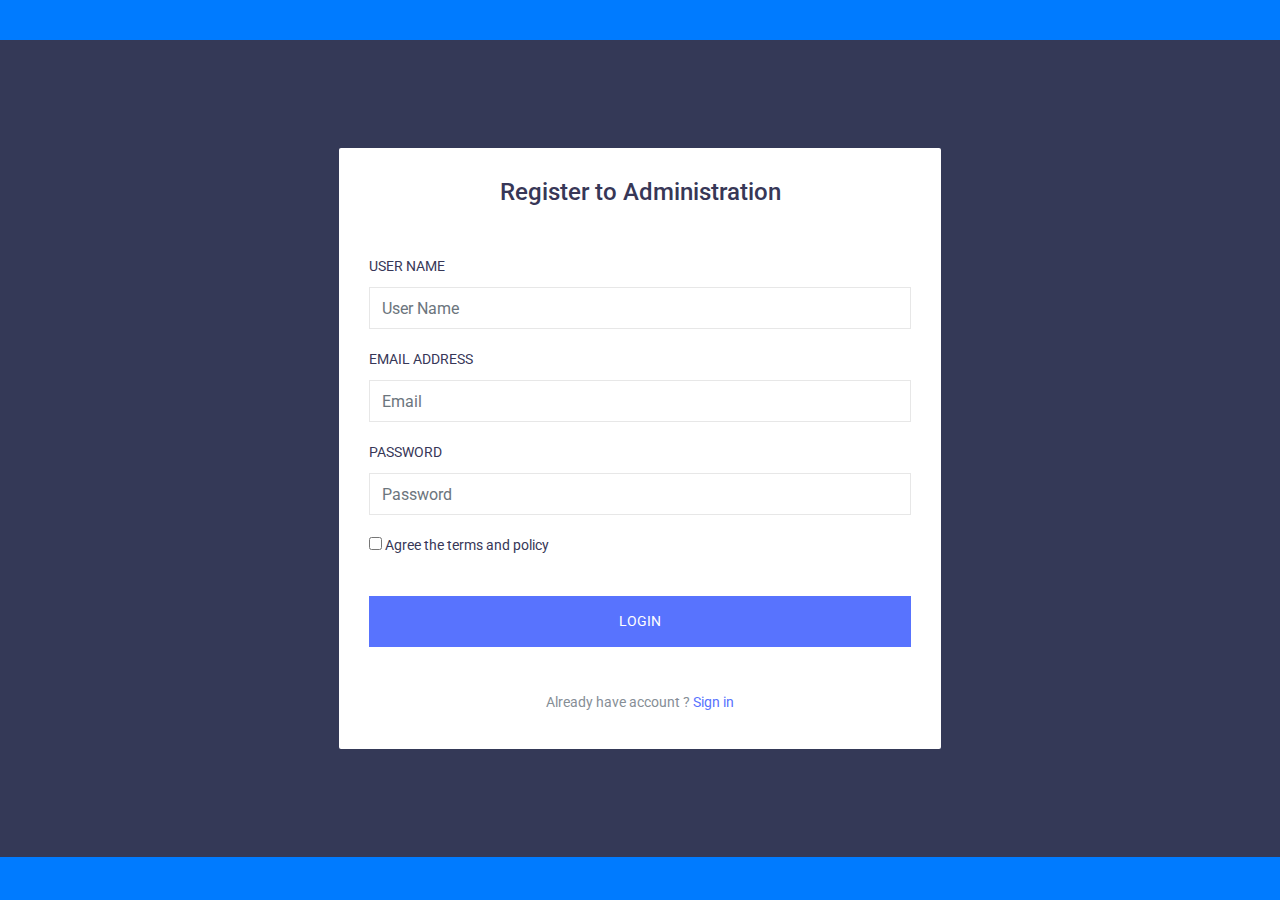
<file: index.html>
<!DOCTYPE html>
<html lang="en">

<head>
    <meta charset="utf-8">
    <meta http-equiv="X-UA-Compatible" content="IE=edge">
    <meta name="viewport" content="width=device-width, initial-scale=1">

    <title>Focus Admin: Widget</title>

    <!-- ================= Favicon ================== -->
    <!-- Standard -->
    <link rel="shortcut icon" href="http://placehold.it/64.png/000/fff">
    <!-- Retina iPad Touch Icon-->
    <link rel="apple-touch-icon" sizes="144x144" href="http://placehold.it/144.png/000/fff">
    <!-- Retina iPhone Touch Icon-->
    <link rel="apple-touch-icon" sizes="114x114" href="http://placehold.it/114.png/000/fff">
    <!-- Standard iPad Touch Icon-->
    <link rel="apple-touch-icon" sizes="72x72" href="http://placehold.it/72.png/000/fff">
    <!-- Standard iPhone Touch Icon-->
    <link rel="apple-touch-icon" sizes="57x57" href="http://placehold.it/57.png/000/fff">

    <!-- Styles -->
    <link href="css/lib/font-awesome.min.css" rel="stylesheet">
    <link href="css/lib/themify-icons.css" rel="stylesheet">
    <link href="css/lib/bootstrap.min.css" rel="stylesheet">
    <link href="css/lib/helper.css" rel="stylesheet">
    <link href="css/style.css" rel="stylesheet">
</head>

<body class="bg-primary">

    <div class="unix-login">
        <div class="container-fluid" style="background-color: #343957;">
            <div class="row justify-content-center">
                <div class="col-lg-6">
                    <div class="login-content">
                        <div class="login-form">
                            <h4>Register to Administration</h4>
                            <form>
                                <div class="form-group">
                                    <label>User Name</label>
                                    <input type="email" class="form-control" placeholder="User Name">
                                </div>
                                <div class="form-group">
                                    <label>Email address</label>
                                    <input type="email" class="form-control" placeholder="Email">
                                </div>
                                <div class="form-group">
                                    <label>Password</label>
                                    <input type="password" class="form-control" placeholder="Password">
                                </div>
                                <div class="checkbox">
                                    <label>
										<input type="checkbox"> Agree the terms and policy 
									</label>
                                </div>
                                <a type="submit" class="btn btn-primary btn-flat m-b-30 m-t-30"
                                    href="./home.html"
                                >
                                    Login
                                </a>
                                <div class="register-link m-t-15 text-center">
                                    <p>Already have account ? <a href="#"> Sign in</a></p>
                                </div>
                            </form>
                        </div>
                    </div>
                </div>
            </div>
        </div>
    </div>

</body>

</html>
</file>
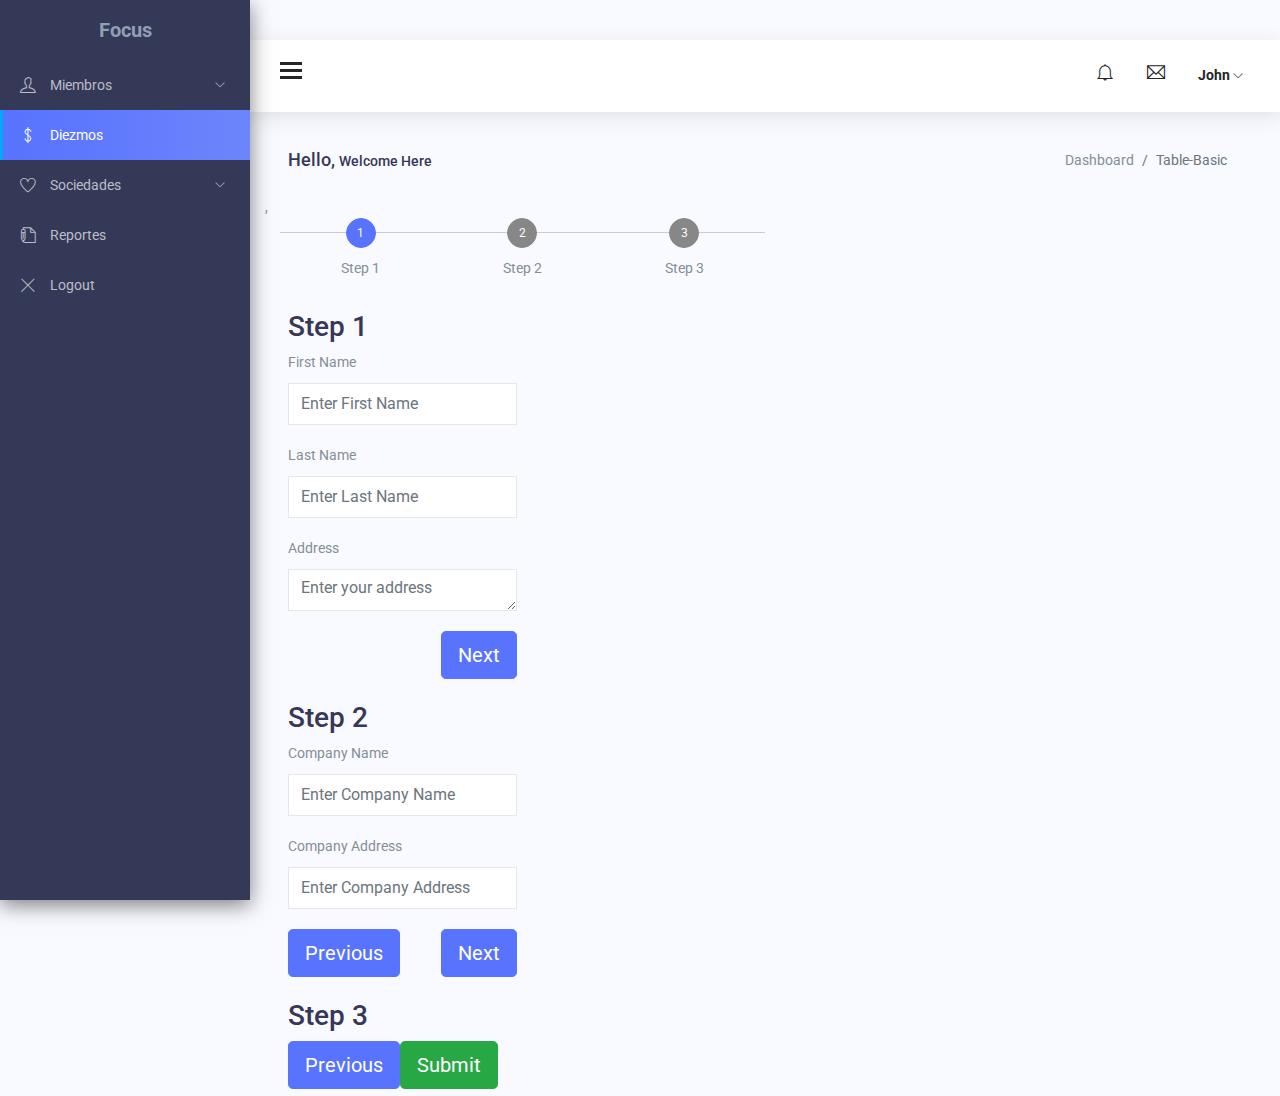
<file: diezmo.html>
<!DOCTYPE html>
<html lang="en">

<head>
    <meta charset="utf-8">
    <meta http-equiv="X-UA-Compatible" content="IE=edge">
    <meta name="viewport" content="width=device-width, initial-scale=1">

    <title>Focus Admin: Table</title>

    <!-- ================= Favicon ================== -->
    <!-- Standard -->
    <link rel="shortcut icon" href="http://placehold.it/64.png/000/fff">
    <!-- Retina iPad Touch Icon-->
    <link rel="apple-touch-icon" sizes="144x144" href="http://placehold.it/144.png/000/fff">
    <!-- Retina iPhone Touch Icon-->
    <link rel="apple-touch-icon" sizes="114x114" href="http://placehold.it/114.png/000/fff">
    <!-- Standard iPad Touch Icon-->
    <link rel="apple-touch-icon" sizes="72x72" href="http://placehold.it/72.png/000/fff">
    <!-- Standard iPhone Touch Icon-->
    <link rel="apple-touch-icon" sizes="57x57" href="http://placehold.it/57.png/000/fff">

    <!-- Styles -->
    <link href="css/lib/font-awesome.min.css" rel="stylesheet">
    <link href="css/lib/themify-icons.css" rel="stylesheet">
    <link href="css/lib/menubar/sidebar.css" rel="stylesheet">
    <link href="css/lib/bootstrap.min.css" rel="stylesheet">
    <link href="css/lib/helper.css" rel="stylesheet">
    <link href="css/style.css" rel="stylesheet">
</head>

<body>

    <div class="sidebar sidebar-hide-to-small sidebar-shrink sidebar-gestures">
        <div class="nano">
          <div class="nano-content">
            <div class="logo">
              <a href="index.html">
                <!-- <img src="images/logo.png" alt="" /> -->
                <span>Focus</span>
              </a>
            </div>
            <ul>
              <li>
                <a class="sidebar-sub-toggle">
                  <i class="ti-user"></i> Miembros
                  <span class="sidebar-collapse-icon ti-angle-down"></span>
                </a>
                <ul>
                  <li>
                    <a href="miembro-listado.html">Listado</a>
                  </li>
                  <li>
                    <a href="nuevo-miembro.html">Nuevo</a>
                  </li>
                </ul>
              </li>
              <li>
                <a href="diezmo.html">
                  <i class="ti-money"></i> Diezmos </a>
              </li>
              <li>
                <a class="sidebar-sub-toggle">
                  <i class="ti-heart"></i> Sociedades
                  <span class="sidebar-collapse-icon ti-angle-down"></span>
                </a>
                <ul>
                    <li>
                      <a href="./sociedades-listado.html">Listado</a>
                    </li>
                    <li>
                      <a href="./nueva-sociedad.html">Nueva</a>
                    </li>
                  </ul>
              </li>
              <li>
                <a href="reportes.html">
                  <i class="ti-write"></i> Reportes </a>
              </li>
              <li>
                <a>
                  <i class="ti-close"></i> Logout</a>
              </li>
            </ul>
          </div>
        </div>
      </div>
      <!-- /# sidebar -->


    <div class="header">
        <div class="container-fluid">
            <div class="row">
                <div class="col-lg-12">
                    <div class="float-left">
                        <div class="hamburger sidebar-toggle">
                            <span class="line"></span>
                            <span class="line"></span>
                            <span class="line"></span>
                        </div>
                    </div>
                    <div class="float-right">
                        <div class="dropdown dib">
                            <div class="header-icon" data-toggle="dropdown">
                                <i class="ti-bell"></i>
                                <div class="drop-down dropdown-menu dropdown-menu-right">
                                    <div class="dropdown-content-heading">
                                        <span class="text-left">Recent Notifications</span>
                                    </div>
                                    <div class="dropdown-content-body">
                                        <ul>
                                            <li>
                                                <a href="#">
                                                    <img class="pull-left m-r-10 avatar-img" src="images/avatar/3.jpg" alt="" />
                                                    <div class="notification-content">
                                                        <small class="notification-timestamp pull-right">02:34 PM</small>
                                                        <div class="notification-heading">Mr. John</div>
                                                        <div class="notification-text">5 members joined today </div>
                                                    </div>
                                                </a>
                                            </li>
                                            <li>
                                                <a href="#">
                                                    <img class="pull-left m-r-10 avatar-img" src="images/avatar/3.jpg" alt="" />
                                                    <div class="notification-content">
                                                        <small class="notification-timestamp pull-right">02:34 PM</small>
                                                        <div class="notification-heading">Mariam</div>
                                                        <div class="notification-text">likes a photo of you</div>
                                                    </div>
                                                </a>
                                            </li>
                                            <li>
                                                <a href="#">
                                                    <img class="pull-left m-r-10 avatar-img" src="images/avatar/3.jpg" alt="" />
                                                    <div class="notification-content">
                                                        <small class="notification-timestamp pull-right">02:34 PM</small>
                                                        <div class="notification-heading">Tasnim</div>
                                                        <div class="notification-text">Hi Teddy, Just wanted to let you ...</div>
                                                    </div>
                                                </a>
                                            </li>
                                            <li>
                                                <a href="#">
                                                    <img class="pull-left m-r-10 avatar-img" src="images/avatar/3.jpg" alt="" />
                                                    <div class="notification-content">
                                                        <small class="notification-timestamp pull-right">02:34 PM</small>
                                                        <div class="notification-heading">Mr. John</div>
                                                        <div class="notification-text">Hi Teddy, Just wanted to let you ...</div>
                                                    </div>
                                                </a>
                                            </li>
                                            <li class="text-center">
                                                <a href="#" class="more-link">See All</a>
                                            </li>
                                        </ul>
                                    </div>
                                </div>
                            </div>
                        </div>
                        <div class="dropdown dib">
                            <div class="header-icon" data-toggle="dropdown">
                                <i class="ti-email"></i>
                                <div class="drop-down dropdown-menu dropdown-menu-right">
                                    <div class="dropdown-content-heading">
                                        <span class="text-left">2 New Messages</span>
                                        <a href="email.html">
                                            <i class="ti-pencil-alt pull-right"></i>
                                        </a>
                                    </div>
                                    <div class="dropdown-content-body">
                                        <ul>
                                            <li class="notification-unread">
                                                <a href="#">
                                                    <img class="pull-left m-r-10 avatar-img" src="images/avatar/1.jpg" alt="" />
                                                    <div class="notification-content">
                                                        <small class="notification-timestamp pull-right">02:34 PM</small>
                                                        <div class="notification-heading">Michael Qin</div>
                                                        <div class="notification-text">Hi Teddy, Just wanted to let you ...</div>
                                                    </div>
                                                </a>
                                            </li>
                                            <li class="notification-unread">
                                                <a href="#">
                                                    <img class="pull-left m-r-10 avatar-img" src="images/avatar/2.jpg" alt="" />
                                                    <div class="notification-content">
                                                        <small class="notification-timestamp pull-right">02:34 PM</small>
                                                        <div class="notification-heading">Mr. John</div>
                                                        <div class="notification-text">Hi Teddy, Just wanted to let you ...</div>
                                                    </div>
                                                </a>
                                            </li>
                                            <li>
                                                <a href="#">
                                                    <img class="pull-left m-r-10 avatar-img" src="images/avatar/3.jpg" alt="" />
                                                    <div class="notification-content">
                                                        <small class="notification-timestamp pull-right">02:34 PM</small>
                                                        <div class="notification-heading">Michael Qin</div>
                                                        <div class="notification-text">Hi Teddy, Just wanted to let you ...</div>
                                                    </div>
                                                </a>
                                            </li>
                                            <li>
                                                <a href="#">
                                                    <img class="pull-left m-r-10 avatar-img" src="images/avatar/2.jpg" alt="" />
                                                    <div class="notification-content">
                                                        <small class="notification-timestamp pull-right">02:34 PM</small>
                                                        <div class="notification-heading">Mr. John</div>
                                                        <div class="notification-text">Hi Teddy, Just wanted to let you ...</div>
                                                    </div>
                                                </a>
                                            </li>
                                            <li class="text-center">
                                                <a href="#" class="more-link">See All</a>
                                            </li>
                                        </ul>
                                    </div>
                                </div>
                            </div>
                        </div>
                        <div class="dropdown dib">
                            <div class="header-icon" data-toggle="dropdown">
                                <span class="user-avatar">John
                                    <i class="ti-angle-down f-s-10"></i>
                                </span>
                                <div class="drop-down dropdown-profile dropdown-menu dropdown-menu-right">
                                    <div class="dropdown-content-heading">
                                        <span class="text-left">Upgrade Now</span>
                                        <p class="trial-day">30 Days Trail</p>
                                    </div>
                                    <div class="dropdown-content-body">
                                        <ul>
                                            <li>
                                                <a href="#">
                                                    <i class="ti-user"></i>
                                                    <span>Profile</span>
                                                </a>
                                            </li>

                                            <li>
                                                <a href="#">
                                                    <i class="ti-email"></i>
                                                    <span>Inbox</span>
                                                </a>
                                            </li>
                                            <li>
                                                <a href="#">
                                                    <i class="ti-settings"></i>
                                                    <span>Setting</span>
                                                </a>
                                            </li>

                                            <li>
                                                <a href="#">
                                                    <i class="ti-lock"></i>
                                                    <span>Lock Screen</span>
                                                </a>
                                            </li>
                                            <li>
                                                <a href="#">
                                                    <i class="ti-power-off"></i>
                                                    <span>Logout</span>
                                                </a>
                                            </li>
                                        </ul>
                                    </div>
                                </div>
                            </div>
                        </div>
                    </div>
                </div>
            </div>
        </div>
    </div>





    <div class="content-wrap">
        <div class="main">
            <div class="container-fluid">
                <div class="row">
                    <div class="col-lg-8 p-r-0 title-margin-right">
                        <div class="page-header">
                            <div class="page-title">
                                <h1>Hello, <span>Welcome Here</span></h1>
                            </div>
                        </div>
                    </div>
                    <!-- /# column -->
                    <div class="col-lg-4 p-l-0 title-margin-left">
                        <div class="page-header">
                            <div class="page-title">
                                <ol class="breadcrumb">
                                    <li class="breadcrumb-item"><a href="#">Dashboard</a></li>
                                    <li class="breadcrumb-item active">Table-Basic</li>
                                </ol>
                            </div>
                        </div>
                    </div>
                    <!-- /# column -->
                </div>
                <!-- /# row -->
                <div class="container"></div>,<div class="container">
  
                    <div class="stepwizard col-md-offset-3">
                        <div class="stepwizard-row setup-panel">
                          <div class="stepwizard-step">
                            <a href="#step-1" type="button" class="btn btn-primary btn-circle">1</a>
                            <p>Step 1</p>
                          </div>
                          <div class="stepwizard-step">
                            <a href="#step-2" type="button" class="btn btn-default btn-circle" disabled="disabled">2</a>
                            <p>Step 2</p>
                          </div>
                          <div class="stepwizard-step">
                            <a href="#step-3" type="button" class="btn btn-default btn-circle" disabled="disabled">3</a>
                            <p>Step 3</p>
                          </div>
                        </div>
                      </div>
                      
                      <form role="form" action="" method="post">
                        <div class="row setup-content" id="step-1">
                          <div class="col-xs-6 col-md-offset-3">
                            <div class="col-md-12">
                              <h3> Step 1</h3>
                              <div class="form-group">
                                <label class="control-label">First Name</label>
                                <input maxlength="100" type="text" required="required" class="form-control" placeholder="Enter First Name">
                              </div>
                              <div class="form-group">
                                <label class="control-label">Last Name</label>
                                <input maxlength="100" type="text" required="required" class="form-control" placeholder="Enter Last Name">
                              </div>
                              <div class="form-group">
                                <label class="control-label">Address</label>
                                <textarea required="required" class="form-control" placeholder="Enter your address"></textarea>
                              </div>
                              <button class="btn btn-primary nextBtn btn-lg pull-right" type="button">Next</button>
                            </div>
                          </div>
                        </div>
                        <div class="row setup-content" id="step-2">
                          <div class="col-xs-6 col-md-offset-3">
                            <div class="col-md-12">
                              <h3> Step 2</h3>
                              <div class="form-group">
                                <label class="control-label">Company Name</label>
                                <input maxlength="200" type="text" required="required" class="form-control" placeholder="Enter Company Name">
                              </div>
                              <div class="form-group">
                                <label class="control-label">Company Address</label>
                                <input maxlength="200" type="text" required="required" class="form-control" placeholder="Enter Company Address">
                              </div>
                              <button class="btn btn-primary prevBtn btn-lg pull-left" type="button">Previous</button>
                              <button class="btn btn-primary nextBtn btn-lg pull-right" type="button">Next</button>
                            </div>
                          </div>
                        </div>
                        <div class="row setup-content" id="step-3">
                          <div class="col-xs-6 col-md-offset-3">
                            <div class="col-md-12">
                              <h3> Step 3</h3>
                              <button class="btn btn-primary prevBtn btn-lg pull-left" type="button">Previous</button>
                              <button class="btn btn-success btn-lg pull-right" type="submit">Submit</button>
                            </div>
                          </div>
                        </div>
                      </form>
                      
                    </div>
            </div>
        </div>
    </div>





    <script>
        $(document).ready(function () {
  var navListItems = $('div.setup-panel div a'),
          allWells = $('.setup-content'),
          allNextBtn = $('.nextBtn'),
  		  allPrevBtn = $('.prevBtn');

  allWells.hide();

  navListItems.click(function (e) {
      e.preventDefault();
      var $target = $($(this).attr('href')),
              $item = $(this);

      if (!$item.hasClass('disabled')) {
          navListItems.removeClass('btn-primary').addClass('btn-default');
          $item.addClass('btn-primary');
          allWells.hide();
          $target.show();
          $target.find('input:eq(0)').focus();
      }
  });
  
  allPrevBtn.click(function(){
      var curStep = $(this).closest(".setup-content"),
          curStepBtn = curStep.attr("id"),
          prevStepWizard = $('div.setup-panel div a[href="#' + curStepBtn + '"]').parent().prev().children("a");

          prevStepWizard.removeAttr('disabled').trigger('click');
  });

  allNextBtn.click(function(){
      var curStep = $(this).closest(".setup-content"),
          curStepBtn = curStep.attr("id"),
          nextStepWizard = $('div.setup-panel div a[href="#' + curStepBtn + '"]').parent().next().children("a"),
          curInputs = curStep.find("input[type='text'],input[type='url']"),
          isValid = true;

      $(".form-group").removeClass("has-error");
      for(var i=0; i<curInputs.length; i++){
          if (!curInputs[i].validity.valid){
              isValid = false;
              $(curInputs[i]).closest(".form-group").addClass("has-error");
          }
      }

      if (isValid)
          nextStepWizard.removeAttr('disabled').trigger('click');
  });

  $('div.setup-panel div a.btn-primary').trigger('click');
});
    </script>

    
    <!-- jquery vendor -->
    <script src="js/lib/jquery.min.js"></script>
    <script src="js/lib/jquery.nanoscroller.min.js"></script>
    <!-- nano scroller -->
    <script src="js/lib/menubar/sidebar.js"></script>
    <script src="js/lib/preloader/pace.min.js"></script>
    <!-- sidebar -->
    
    <!-- bootstrap -->
    <script src="js/lib/bootstrap.min.js"></script><script src="js/scripts.js"></script>
    <!-- scripit init-->





</body>

</html>
</file>
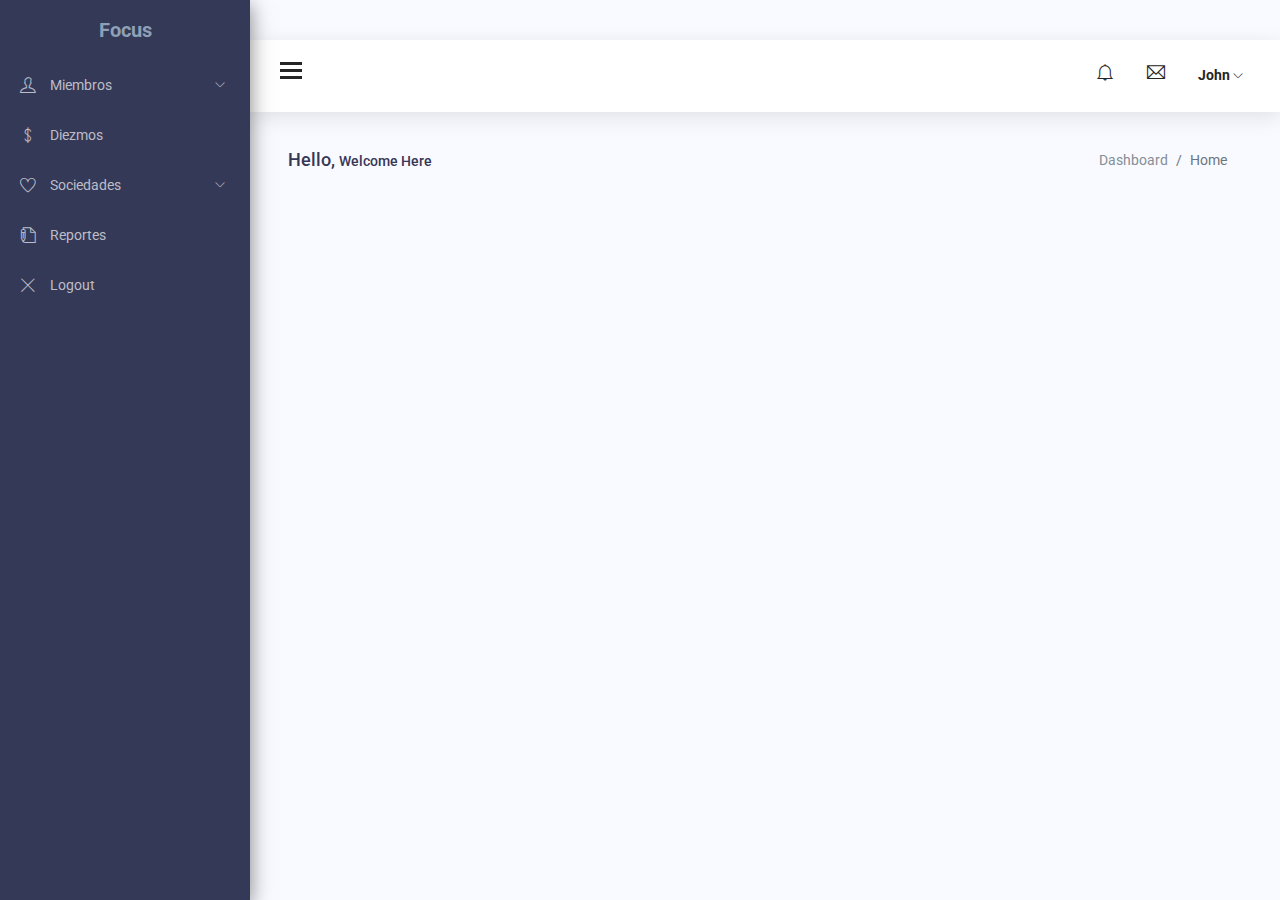
<file: home.html>
<!DOCTYPE html>
<html lang="en">

<head>
  <meta charset="utf-8">
  <meta http-equiv="X-UA-Compatible" content="IE=edge">
  <meta name="viewport" content="width=device-width, initial-scale=1">

  <title>Focus Admin: Flot Chart</title>

  <!-- ================= Favicon ================== -->
    <!-- Standard -->
    <link rel="shortcut icon" href="http://placehold.it/64.png/000/fff">
    <!-- Retina iPad Touch Icon-->
    <link rel="apple-touch-icon" sizes="144x144" href="http://placehold.it/144.png/000/fff">
    <!-- Retina iPhone Touch Icon-->
    <link rel="apple-touch-icon" sizes="114x114" href="http://placehold.it/114.png/000/fff">
    <!-- Standard iPad Touch Icon-->
    <link rel="apple-touch-icon" sizes="72x72" href="http://placehold.it/72.png/000/fff">
    <!-- Standard iPhone Touch Icon-->
    <link rel="apple-touch-icon" sizes="57x57" href="http://placehold.it/57.png/000/fff">

    <!-- Styles -->
    <link href="css/lib/font-awesome.min.css" rel="stylesheet">
    <link href="css/lib/themify-icons.css" rel="stylesheet">
    <link href="css/lib/menubar/sidebar.css" rel="stylesheet">
    <link href="css/lib/bootstrap.min.css" rel="stylesheet">
    <link href="css/lib/helper.css" rel="stylesheet">
    <link href="css/style.css" rel="stylesheet">


</head>

<body>

  <div class="sidebar sidebar-hide-to-small sidebar-shrink sidebar-gestures">
    <div class="nano">
      <div class="nano-content">
        <div class="logo">
          <a href="index.html">
            <!-- <img src="images/logo.png" alt="" /> -->
            <span>Focus</span>
          </a>
        </div>
        <ul>
          <li>
            <a class="sidebar-sub-toggle">
              <i class="ti-user"></i> Miembros
              <span class="sidebar-collapse-icon ti-angle-down"></span>
            </a>
            <ul>
              <li>
                <a href="miembro-listado.html">Listado</a>
              </li>
              <li>
                <a href="nuevo-miembro.html">Nuevo</a>
              </li>
            </ul>
          </li>
          <li>
            <a href="diezmo.html">
              <i class="ti-money"></i> Diezmos </a>
          </li>
          <li>
            <a class="sidebar-sub-toggle">
              <i class="ti-heart"></i> Sociedades
              <span class="sidebar-collapse-icon ti-angle-down"></span>
            </a>
            <ul>
                <li>
                  <a href="./sociedades-listado.html">Listado</a>
                </li>
                <li>
                  <a href="./nueva-sociedad.html">Nueva</a>
                </li>
              </ul>
          </li>
          <li>
            <a href="reportes.html">
              <i class="ti-write"></i> Reportes </a>
          </li>
          <li>
            <a>
              <i class="ti-close"></i> Logout</a>
          </li>
        </ul>
      </div>
    </div>
  </div>
  <!-- /# sidebar -->


  <div class="header">
    <div class="container-fluid">
      <div class="row">
        <div class="col-lg-12">
          <div class="float-left">
            <div class="hamburger sidebar-toggle">
              <span class="line"></span>
              <span class="line"></span>
              <span class="line"></span>
            </div>
          </div>
          <div class="float-right">
            <div class="dropdown dib">
              <div class="header-icon" data-toggle="dropdown">
                <i class="ti-bell"></i>
                <div class="drop-down dropdown-menu dropdown-menu-right">
                  <div class="dropdown-content-heading">
                    <span class="text-left">Recent Notifications</span>
                  </div>
                  <div class="dropdown-content-body">
                    <ul>
                      <li>
                        <a href="#">
                          <img class="pull-left m-r-10 avatar-img" src="images/avatar/3.jpg" alt="" />
                          <div class="notification-content">
                            <small class="notification-timestamp pull-right">02:34 PM</small>
                            <div class="notification-heading">Mr. John</div>
                            <div class="notification-text">5 members joined today </div>
                          </div>
                        </a>
                      </li>
                      <li>
                        <a href="#">
                          <img class="pull-left m-r-10 avatar-img" src="images/avatar/3.jpg" alt="" />
                          <div class="notification-content">
                            <small class="notification-timestamp pull-right">02:34 PM</small>
                            <div class="notification-heading">Mariam</div>
                            <div class="notification-text">likes a photo of you</div>
                          </div>
                        </a>
                      </li>
                      <li>
                        <a href="#">
                          <img class="pull-left m-r-10 avatar-img" src="images/avatar/3.jpg" alt="" />
                          <div class="notification-content">
                            <small class="notification-timestamp pull-right">02:34 PM</small>
                            <div class="notification-heading">Tasnim</div>
                            <div class="notification-text">Hi Teddy, Just wanted to let you ...</div>
                          </div>
                        </a>
                      </li>
                      <li>
                        <a href="#">
                          <img class="pull-left m-r-10 avatar-img" src="images/avatar/3.jpg" alt="" />
                          <div class="notification-content">
                            <small class="notification-timestamp pull-right">02:34 PM</small>
                            <div class="notification-heading">Mr. John</div>
                            <div class="notification-text">Hi Teddy, Just wanted to let you ...</div>
                          </div>
                        </a>
                      </li>
                      <li class="text-center">
                        <a href="#" class="more-link">See All</a>
                      </li>
                    </ul>
                  </div>
                </div>
              </div>
            </div>
            <div class="dropdown dib">
              <div class="header-icon" data-toggle="dropdown">
                <i class="ti-email"></i>
                <div class="drop-down dropdown-menu dropdown-menu-right">
                  <div class="dropdown-content-heading">
                    <span class="text-left">2 New Messages</span>
                    <a href="email.html">
                      <i class="ti-pencil-alt pull-right"></i>
                    </a>
                  </div>
                  <div class="dropdown-content-body">
                    <ul>
                      <li class="notification-unread">
                        <a href="#">
                          <img class="pull-left m-r-10 avatar-img" src="images/avatar/1.jpg" alt="" />
                          <div class="notification-content">
                            <small class="notification-timestamp pull-right">02:34 PM</small>
                            <div class="notification-heading">Michael Qin</div>
                            <div class="notification-text">Hi Teddy, Just wanted to let you ...</div>
                          </div>
                        </a>
                      </li>
                      <li class="notification-unread">
                        <a href="#">
                          <img class="pull-left m-r-10 avatar-img" src="images/avatar/2.jpg" alt="" />
                          <div class="notification-content">
                            <small class="notification-timestamp pull-right">02:34 PM</small>
                            <div class="notification-heading">Mr. John</div>
                            <div class="notification-text">Hi Teddy, Just wanted to let you ...</div>
                          </div>
                        </a>
                      </li>
                      <li>
                        <a href="#">
                          <img class="pull-left m-r-10 avatar-img" src="images/avatar/3.jpg" alt="" />
                          <div class="notification-content">
                            <small class="notification-timestamp pull-right">02:34 PM</small>
                            <div class="notification-heading">Michael Qin</div>
                            <div class="notification-text">Hi Teddy, Just wanted to let you ...</div>
                          </div>
                        </a>
                      </li>
                      <li>
                        <a href="#">
                          <img class="pull-left m-r-10 avatar-img" src="images/avatar/2.jpg" alt="" />
                          <div class="notification-content">
                            <small class="notification-timestamp pull-right">02:34 PM</small>
                            <div class="notification-heading">Mr. John</div>
                            <div class="notification-text">Hi Teddy, Just wanted to let you ...</div>
                          </div>
                        </a>
                      </li>
                      <li class="text-center">
                        <a href="#" class="more-link">See All</a>
                      </li>
                    </ul>
                  </div>
                </div>
              </div>
            </div>
            <div class="dropdown dib">
              <div class="header-icon" data-toggle="dropdown">
                <span class="user-avatar">John
                  <i class="ti-angle-down f-s-10"></i>
                </span>
                <div class="drop-down dropdown-profile dropdown-menu dropdown-menu-right">
                  <div class="dropdown-content-heading">
                    <span class="text-left">Upgrade Now</span>
                    <p class="trial-day">30 Days Trail</p>
                  </div>
                  <div class="dropdown-content-body">
                    <ul>
                      <li>
                        <a href="#">
                          <i class="ti-user"></i>
                          <span>Profile</span>
                        </a>
                      </li>

                      <li>
                        <a href="#">
                          <i class="ti-email"></i>
                          <span>Inbox</span>
                        </a>
                      </li>
                      <li>
                        <a href="#">
                          <i class="ti-settings"></i>
                          <span>Setting</span>
                        </a>
                      </li>

                      <li>
                        <a href="#">
                          <i class="ti-lock"></i>
                          <span>Lock Screen</span>
                        </a>
                      </li>
                      <li>
                        <a href="#">
                          <i class="ti-power-off"></i>
                          <span>Logout</span>
                        </a>
                      </li>
                    </ul>
                  </div>
                </div>
              </div>
            </div>
          </div>
        </div>
      </div>
    </div>
  </div>


  <div class="content-wrap">
    <div class="main">
      <div class="container-fluid">
        <!-- /# row -->
        <div class="row">
            <div class="col-lg-8 p-r-0 title-margin-right">
                <div class="page-header">
                    <div class="page-title">
                        <h1>Hello, <span>Welcome Here</span></h1>
                    </div>
                </div>
            </div>
            <!-- /# column -->
            <div class="col-lg-4 p-l-0 title-margin-left">
                <div class="page-header">
                    <div class="page-title">
                        <ol class="breadcrumb">
                            <li class="breadcrumb-item"><a href="#">Dashboard</a></li>
                            <li class="breadcrumb-item active">Home</li>
                        </ol>
                    </div>
                </div>
            </div>
            <!-- /# column -->
        </div>
      </div>
    </div>
  </div>




  <div id="search">
    <button type="button" class="close">×</button>
    <form>
      <input type="search" value="" placeholder="type keyword(s) here" />
      <button type="submit" class="btn btn-primary">Search</button>
    </form>
  </div>

  <!-- jquery vendor -->
  <script src="js/lib/jquery.min.js"></script>
  <script src="js/lib/jquery.nanoscroller.min.js"></script>
  <!-- nano scroller -->
  <script src="js/lib/menubar/sidebar.js"></script>
  <script src="js/lib/preloader/pace.min.js"></script>
  <!-- sidebar -->
  
  <!-- bootstrap -->
  <script src="js/lib/bootstrap.min.js"></script><script src="js/scripts.js"></script>
  <!-- scripit init-->


</body>

</html>
</file>
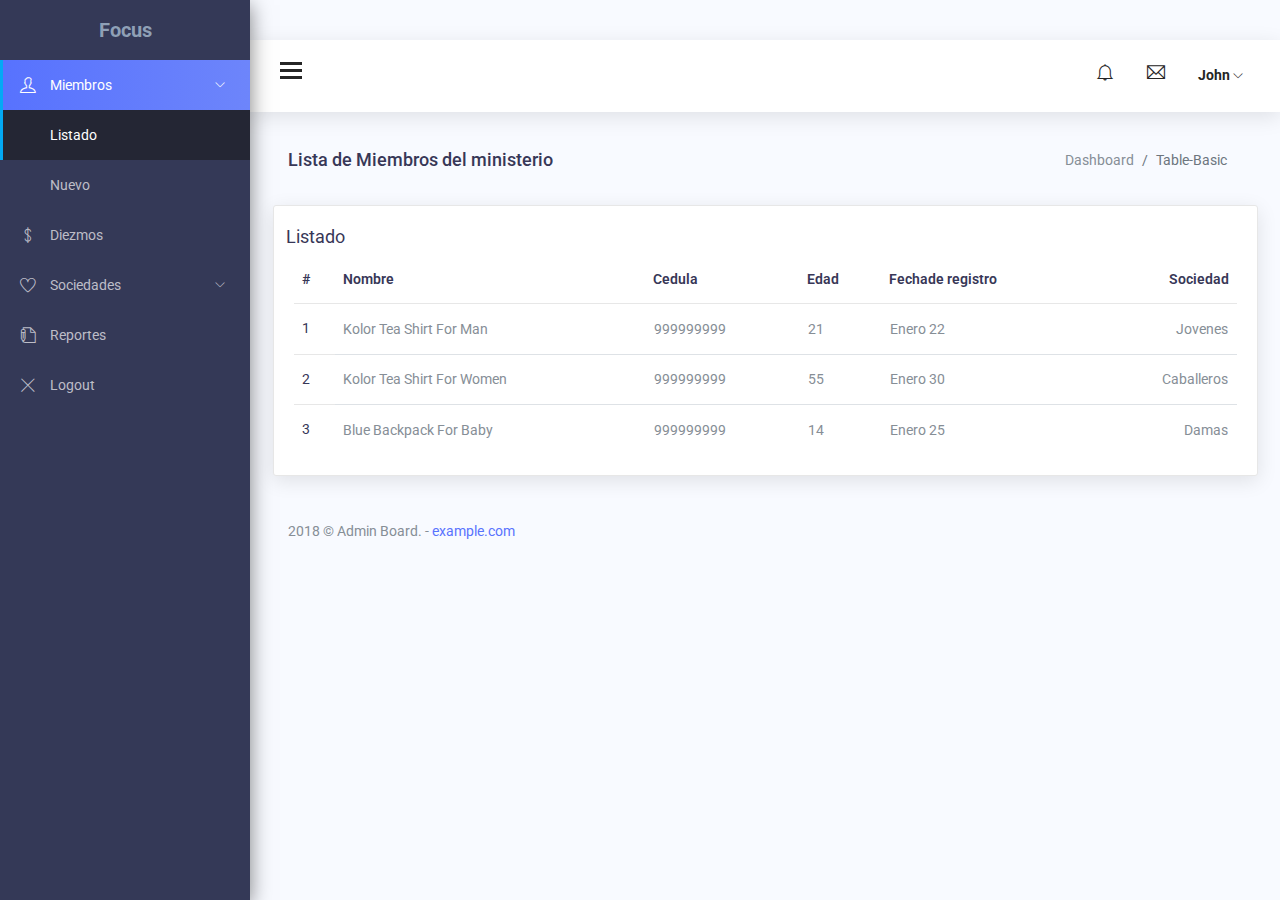
<file: miembro-listado.html>
<!DOCTYPE html>
<html lang="en">

<head>
    <meta charset="utf-8">
    <meta http-equiv="X-UA-Compatible" content="IE=edge">
    <meta name="viewport" content="width=device-width, initial-scale=1">

    <title>Focus Admin: Table</title>

    <!-- ================= Favicon ================== -->
    <!-- Standard -->
    <link rel="shortcut icon" href="http://placehold.it/64.png/000/fff">
    <!-- Retina iPad Touch Icon-->
    <link rel="apple-touch-icon" sizes="144x144" href="http://placehold.it/144.png/000/fff">
    <!-- Retina iPhone Touch Icon-->
    <link rel="apple-touch-icon" sizes="114x114" href="http://placehold.it/114.png/000/fff">
    <!-- Standard iPad Touch Icon-->
    <link rel="apple-touch-icon" sizes="72x72" href="http://placehold.it/72.png/000/fff">
    <!-- Standard iPhone Touch Icon-->
    <link rel="apple-touch-icon" sizes="57x57" href="http://placehold.it/57.png/000/fff">

    <!-- Styles -->
    <link href="css/lib/font-awesome.min.css" rel="stylesheet">
    <link href="css/lib/themify-icons.css" rel="stylesheet">
    <link href="css/lib/menubar/sidebar.css" rel="stylesheet">
    <link href="css/lib/bootstrap.min.css" rel="stylesheet">
    <link href="css/lib/helper.css" rel="stylesheet">
    <link href="css/style.css" rel="stylesheet">
</head>

<body>

    <div class="sidebar sidebar-hide-to-small sidebar-shrink sidebar-gestures">
        <div class="nano">
          <div class="nano-content">
            <div class="logo">
              <a href="index.html">
                <!-- <img src="images/logo.png" alt="" /> -->
                <span>Focus</span>
              </a>
            </div>
            <ul>
              <li>
                <a class="sidebar-sub-toggle">
                  <i class="ti-user"></i> Miembros
                  <span class="sidebar-collapse-icon ti-angle-down"></span>
                </a>
                <ul>
                  <li>
                    <a href="miembro-listado.html">Listado</a>
                  </li>
                  <li>
                    <a href="nuevo-miembro.html">Nuevo</a>
                  </li>
                </ul>
              </li>
              <li>
                <a href="diezmo.html">
                  <i class="ti-money"></i> Diezmos </a>
              </li>
              <li>
                <a class="sidebar-sub-toggle">
                  <i class="ti-heart"></i> Sociedades
                  <span class="sidebar-collapse-icon ti-angle-down"></span>
                </a>
                <ul>
                    <li>
                      <a href="./sociedades-listado.html">Listado</a>
                    </li>
                    <li>
                      <a href="./nueva-sociedad.html">Nueva</a>
                    </li>
                  </ul>
              </li>
              <li>
                <a href="reportes.html">
                  <i class="ti-write"></i> Reportes </a>
              </li>
              <li>
                <a>
                  <i class="ti-close"></i> Logout</a>
              </li>
            </ul>
          </div>
        </div>
      </div>
      <!-- /# sidebar -->


    <div class="header">
        <div class="container-fluid">
            <div class="row">
                <div class="col-lg-12">
                    <div class="float-left">
                        <div class="hamburger sidebar-toggle">
                            <span class="line"></span>
                            <span class="line"></span>
                            <span class="line"></span>
                        </div>
                    </div>
                    <div class="float-right">
                        <div class="dropdown dib">
                            <div class="header-icon" data-toggle="dropdown">
                                <i class="ti-bell"></i>
                                <div class="drop-down dropdown-menu dropdown-menu-right">
                                    <div class="dropdown-content-heading">
                                        <span class="text-left">Recent Notifications</span>
                                    </div>
                                    <div class="dropdown-content-body">
                                        <ul>
                                            <li>
                                                <a href="#">
                                                    <img class="pull-left m-r-10 avatar-img" src="images/avatar/3.jpg" alt="" />
                                                    <div class="notification-content">
                                                        <small class="notification-timestamp pull-right">02:34 PM</small>
                                                        <div class="notification-heading">Mr. John</div>
                                                        <div class="notification-text">5 members joined today </div>
                                                    </div>
                                                </a>
                                            </li>
                                            <li>
                                                <a href="#">
                                                    <img class="pull-left m-r-10 avatar-img" src="images/avatar/3.jpg" alt="" />
                                                    <div class="notification-content">
                                                        <small class="notification-timestamp pull-right">02:34 PM</small>
                                                        <div class="notification-heading">Mariam</div>
                                                        <div class="notification-text">likes a photo of you</div>
                                                    </div>
                                                </a>
                                            </li>
                                            <li>
                                                <a href="#">
                                                    <img class="pull-left m-r-10 avatar-img" src="images/avatar/3.jpg" alt="" />
                                                    <div class="notification-content">
                                                        <small class="notification-timestamp pull-right">02:34 PM</small>
                                                        <div class="notification-heading">Tasnim</div>
                                                        <div class="notification-text">Hi Teddy, Just wanted to let you ...</div>
                                                    </div>
                                                </a>
                                            </li>
                                            <li>
                                                <a href="#">
                                                    <img class="pull-left m-r-10 avatar-img" src="images/avatar/3.jpg" alt="" />
                                                    <div class="notification-content">
                                                        <small class="notification-timestamp pull-right">02:34 PM</small>
                                                        <div class="notification-heading">Mr. John</div>
                                                        <div class="notification-text">Hi Teddy, Just wanted to let you ...</div>
                                                    </div>
                                                </a>
                                            </li>
                                            <li class="text-center">
                                                <a href="#" class="more-link">See All</a>
                                            </li>
                                        </ul>
                                    </div>
                                </div>
                            </div>
                        </div>
                        <div class="dropdown dib">
                            <div class="header-icon" data-toggle="dropdown">
                                <i class="ti-email"></i>
                                <div class="drop-down dropdown-menu dropdown-menu-right">
                                    <div class="dropdown-content-heading">
                                        <span class="text-left">2 New Messages</span>
                                        <a href="email.html">
                                            <i class="ti-pencil-alt pull-right"></i>
                                        </a>
                                    </div>
                                    <div class="dropdown-content-body">
                                        <ul>
                                            <li class="notification-unread">
                                                <a href="#">
                                                    <img class="pull-left m-r-10 avatar-img" src="images/avatar/1.jpg" alt="" />
                                                    <div class="notification-content">
                                                        <small class="notification-timestamp pull-right">02:34 PM</small>
                                                        <div class="notification-heading">Michael Qin</div>
                                                        <div class="notification-text">Hi Teddy, Just wanted to let you ...</div>
                                                    </div>
                                                </a>
                                            </li>
                                            <li class="notification-unread">
                                                <a href="#">
                                                    <img class="pull-left m-r-10 avatar-img" src="images/avatar/2.jpg" alt="" />
                                                    <div class="notification-content">
                                                        <small class="notification-timestamp pull-right">02:34 PM</small>
                                                        <div class="notification-heading">Mr. John</div>
                                                        <div class="notification-text">Hi Teddy, Just wanted to let you ...</div>
                                                    </div>
                                                </a>
                                            </li>
                                            <li>
                                                <a href="#">
                                                    <img class="pull-left m-r-10 avatar-img" src="images/avatar/3.jpg" alt="" />
                                                    <div class="notification-content">
                                                        <small class="notification-timestamp pull-right">02:34 PM</small>
                                                        <div class="notification-heading">Michael Qin</div>
                                                        <div class="notification-text">Hi Teddy, Just wanted to let you ...</div>
                                                    </div>
                                                </a>
                                            </li>
                                            <li>
                                                <a href="#">
                                                    <img class="pull-left m-r-10 avatar-img" src="images/avatar/2.jpg" alt="" />
                                                    <div class="notification-content">
                                                        <small class="notification-timestamp pull-right">02:34 PM</small>
                                                        <div class="notification-heading">Mr. John</div>
                                                        <div class="notification-text">Hi Teddy, Just wanted to let you ...</div>
                                                    </div>
                                                </a>
                                            </li>
                                            <li class="text-center">
                                                <a href="#" class="more-link">See All</a>
                                            </li>
                                        </ul>
                                    </div>
                                </div>
                            </div>
                        </div>
                        <div class="dropdown dib">
                            <div class="header-icon" data-toggle="dropdown">
                                <span class="user-avatar">John
                                    <i class="ti-angle-down f-s-10"></i>
                                </span>
                                <div class="drop-down dropdown-profile dropdown-menu dropdown-menu-right">
                                    <div class="dropdown-content-heading">
                                        <span class="text-left">Upgrade Now</span>
                                        <p class="trial-day">30 Days Trail</p>
                                    </div>
                                    <div class="dropdown-content-body">
                                        <ul>
                                            <li>
                                                <a href="#">
                                                    <i class="ti-user"></i>
                                                    <span>Profile</span>
                                                </a>
                                            </li>

                                            <li>
                                                <a href="#">
                                                    <i class="ti-email"></i>
                                                    <span>Inbox</span>
                                                </a>
                                            </li>
                                            <li>
                                                <a href="#">
                                                    <i class="ti-settings"></i>
                                                    <span>Setting</span>
                                                </a>
                                            </li>

                                            <li>
                                                <a href="#">
                                                    <i class="ti-lock"></i>
                                                    <span>Lock Screen</span>
                                                </a>
                                            </li>
                                            <li>
                                                <a href="#">
                                                    <i class="ti-power-off"></i>
                                                    <span>Logout</span>
                                                </a>
                                            </li>
                                        </ul>
                                    </div>
                                </div>
                            </div>
                        </div>
                    </div>
                </div>
            </div>
        </div>
    </div>





    <div class="content-wrap">
        <div class="main">
            <div class="container-fluid">
                <div class="row">
                    <div class="col-lg-8 p-r-0 title-margin-right">
                        <div class="page-header">
                            <div class="page-title">
                                <h1>Lista de Miembros del ministerio</h1>
                            </div>
                        </div>
                    </div>
                    <!-- /# column -->
                    <div class="col-lg-4 p-l-0 title-margin-left">
                        <div class="page-header">
                            <div class="page-title">
                                <ol class="breadcrumb">
                                    <li class="breadcrumb-item"><a href="#">Dashboard</a></li>
                                    <li class="breadcrumb-item active">Table-Basic</li>
                                </ol>
                            </div>
                        </div>
                    </div>
                    <!-- /# column -->
                </div>
                <!-- /# row -->
                <section id="main-content">
                    <div class="row">
                        <div class="col-12">
                            <div class="card">
                                <div class="row card-title">
                                        <h4>Listado </h4>
                                </div>
                                <div class="card-body">
                                    <div class="table-responsive">
                                        <table class="table">
                                            <thead>
                                                <tr>
                                                    <th>#</th>
                                                    <th>Nombre</th>
                                                    <th>Cedula</th>
                                                    <th>Edad</th>
                                                    <th>Fechade registro</th>
                                                    <th>Sociedad</th>
                                                </tr>
                                            </thead>
                                            <tbody>
                                                <tr>
                                                    <th scope="row">1</th>
                                                    <td>Kolor Tea Shirt For Man</td>
                                                    <td>999999999</td>
                                                    
                                                    <td >21</td>
                                                    <td>Enero 22</td>
                                                    <td>Jovenes</td>
                                                </tr>
                                                <tr>
                                                    <th scope="row">2</th>
                                                    <td>Kolor Tea Shirt For Women</td>
                                                    <td>999999999</td>
                                                    
                                                    <td >55</td>
                                                    <td>Enero 30</td>
                                                    <td>Caballeros</td>
                                                </tr>
                                                <tr>
                                                    <th scope="row">3</th>
                                                    <td>Blue Backpack For Baby</td>
                                                    <td>999999999</td>
                                                    
                                                    <td >14</td>
                                                    <td>Enero 25</td>
                                                    <td>Damas</td>
                                                </tr>
                                            </tbody>
                                        </table>
                                    </div>
                                </div>
                            </div>
                        </div>
                        <!-- /# column -->
                    </div>
                    <!-- /# row -->

                    <div class="row">
                        <div class="col-lg-12">
                            <div class="footer">
                                <p>2018 © Admin Board. - <a href="#">example.com</a></p>
                            </div>
                        </div>
                    </div>
                </section>
            </div>
        </div>
    </div>






    
    <!-- jquery vendor -->
    <script src="js/lib/jquery.min.js"></script>
    <script src="js/lib/jquery.nanoscroller.min.js"></script>
    <!-- nano scroller -->
    <script src="js/lib/menubar/sidebar.js"></script>
    <script src="js/lib/preloader/pace.min.js"></script>
    <!-- sidebar -->
    
    <!-- bootstrap -->
    <script src="js/lib/bootstrap.min.js"></script><script src="js/scripts.js"></script>
    <!-- scripit init-->





</body>

</html>
</file>
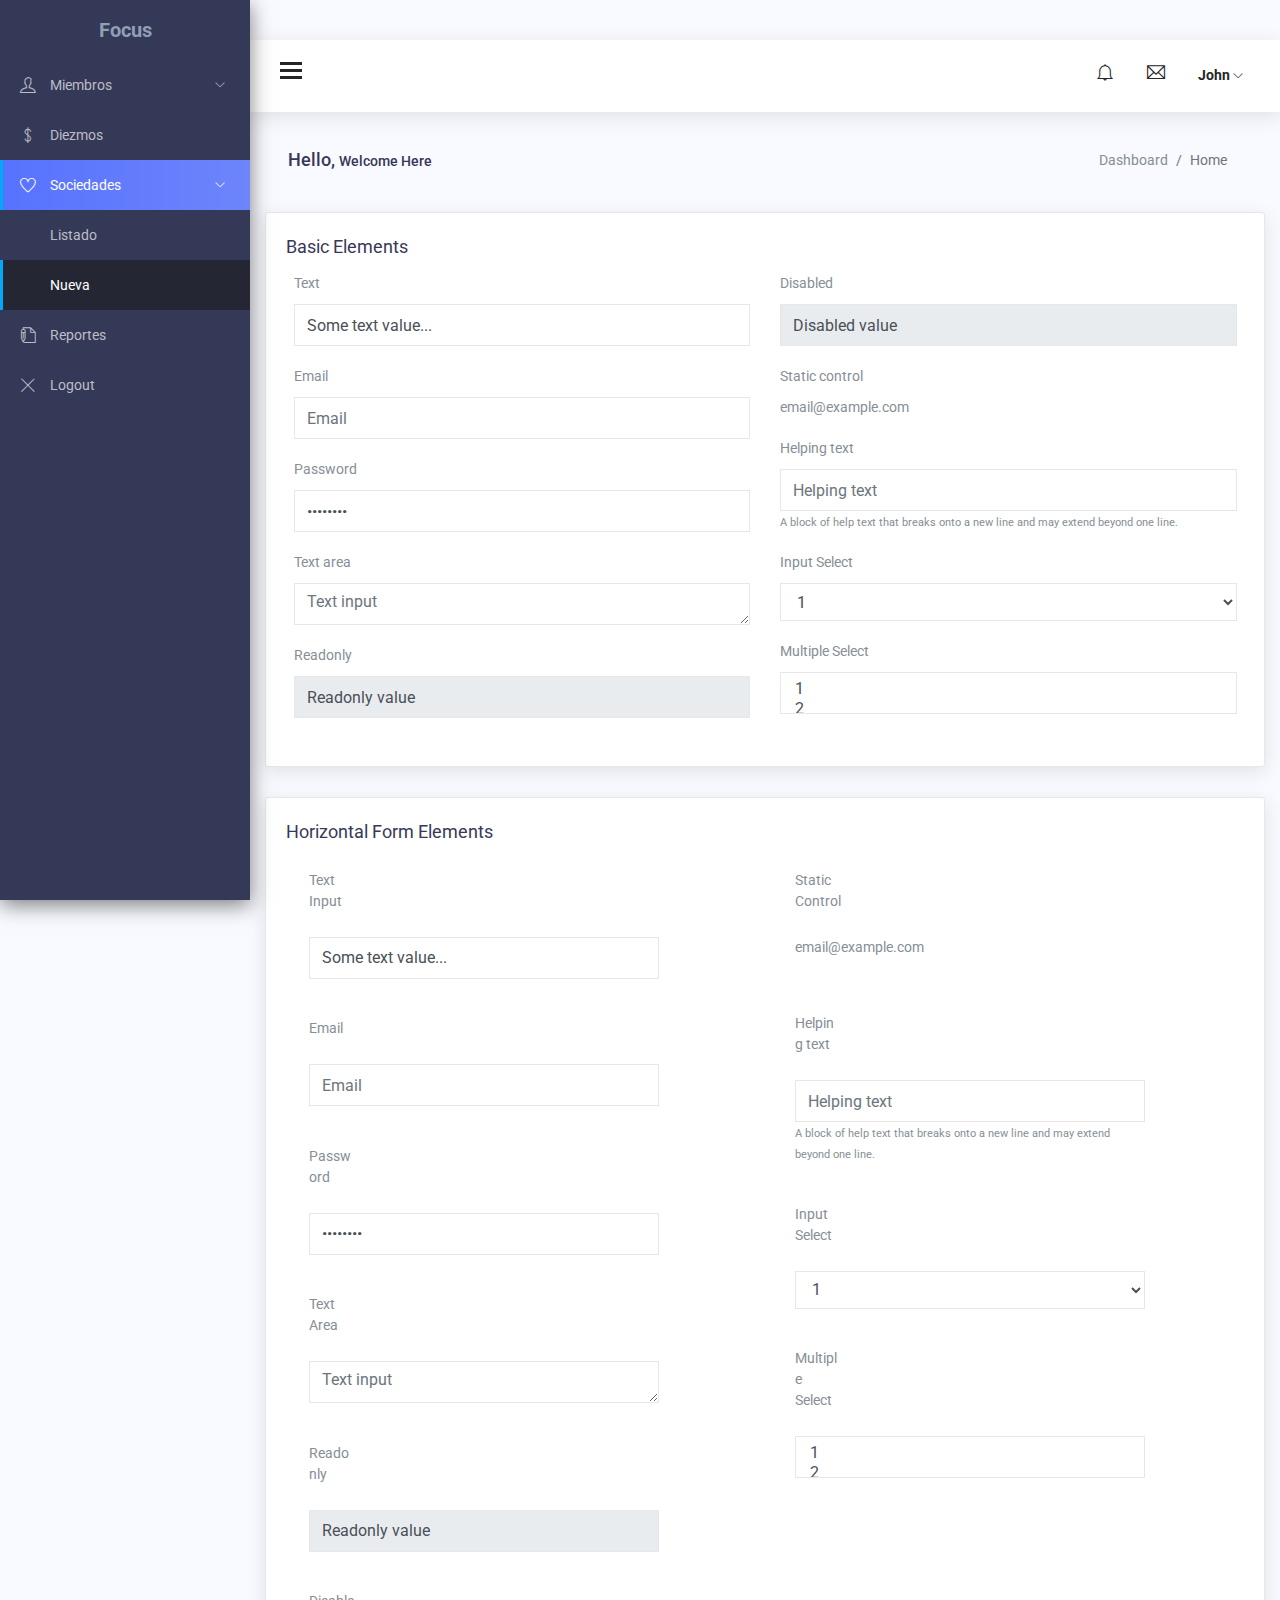
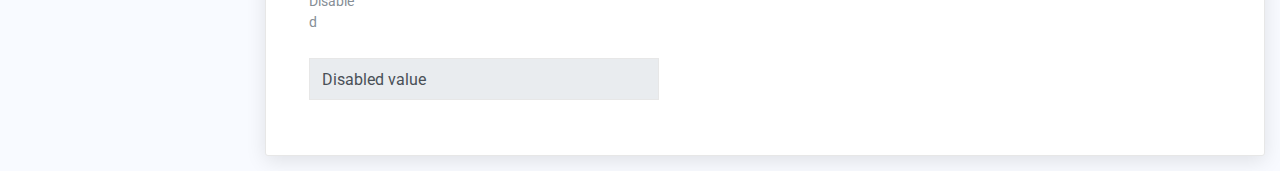
<file: nueva-sociedad.html>
<!DOCTYPE html>
<html lang="en">

<head>
  <meta charset="utf-8">
  <meta http-equiv="X-UA-Compatible" content="IE=edge">
  <meta name="viewport" content="width=device-width, initial-scale=1">

  <title>Focus Admin: Flot Chart</title>

  <!-- ================= Favicon ================== -->
    <!-- Standard -->
    <link rel="shortcut icon" href="http://placehold.it/64.png/000/fff">
    <!-- Retina iPad Touch Icon-->
    <link rel="apple-touch-icon" sizes="144x144" href="http://placehold.it/144.png/000/fff">
    <!-- Retina iPhone Touch Icon-->
    <link rel="apple-touch-icon" sizes="114x114" href="http://placehold.it/114.png/000/fff">
    <!-- Standard iPad Touch Icon-->
    <link rel="apple-touch-icon" sizes="72x72" href="http://placehold.it/72.png/000/fff">
    <!-- Standard iPhone Touch Icon-->
    <link rel="apple-touch-icon" sizes="57x57" href="http://placehold.it/57.png/000/fff">

    <!-- Styles -->
    <link href="css/lib/font-awesome.min.css" rel="stylesheet">
    <link href="css/lib/themify-icons.css" rel="stylesheet">
    <link href="css/lib/menubar/sidebar.css" rel="stylesheet">
    <link href="css/lib/bootstrap.min.css" rel="stylesheet">
    <link href="css/lib/helper.css" rel="stylesheet">
    <link href="css/style.css" rel="stylesheet">


</head>

<body>

  <div class="sidebar sidebar-hide-to-small sidebar-shrink sidebar-gestures">
    <div class="nano">
      <div class="nano-content">
        <div class="logo">
          <a href="index.html">
            <!-- <img src="images/logo.png" alt="" /> -->
            <span>Focus</span>
          </a>
        </div>
        <ul>
          <li>
            <a class="sidebar-sub-toggle">
              <i class="ti-user"></i> Miembros
              <span class="sidebar-collapse-icon ti-angle-down"></span>
            </a>
            <ul>
              <li>
                <a href="miembro-listado.html">Listado</a>
              </li>
              <li>
                <a href="nuevo-miembro.html">Nuevo</a>
              </li>
            </ul>
          </li>
          <li>
            <a href="diezmo.html">
              <i class="ti-money"></i> Diezmos </a>
          </li>
          <li>
            <a class="sidebar-sub-toggle">
              <i class="ti-heart"></i> Sociedades
              <span class="sidebar-collapse-icon ti-angle-down"></span>
            </a>
            <ul>
                <li>
                  <a href="./sociedades-listado.html">Listado</a>
                </li>
                <li>
                  <a href="./nueva-sociedad.html">Nueva</a>
                </li>
              </ul>
          </li>
          <li>
            <a href="reportes.html">
              <i class="ti-write"></i> Reportes </a>
          </li>
          <li>
            <a>
              <i class="ti-close"></i> Logout</a>
          </li>
        </ul>
      </div>
    </div>
  </div>
  <!-- /# sidebar -->


  <div class="header">
    <div class="container-fluid">
      <div class="row">
        <div class="col-lg-12">
          <div class="float-left">
            <div class="hamburger sidebar-toggle">
              <span class="line"></span>
              <span class="line"></span>
              <span class="line"></span>
            </div>
          </div>
          <div class="float-right">
            <div class="dropdown dib">
              <div class="header-icon" data-toggle="dropdown">
                <i class="ti-bell"></i>
                <div class="drop-down dropdown-menu dropdown-menu-right">
                  <div class="dropdown-content-heading">
                    <span class="text-left">Recent Notifications</span>
                  </div>
                  <div class="dropdown-content-body">
                    <ul>
                      <li>
                        <a href="#">
                          <img class="pull-left m-r-10 avatar-img" src="images/avatar/3.jpg" alt="" />
                          <div class="notification-content">
                            <small class="notification-timestamp pull-right">02:34 PM</small>
                            <div class="notification-heading">Mr. John</div>
                            <div class="notification-text">5 members joined today </div>
                          </div>
                        </a>
                      </li>
                      <li>
                        <a href="#">
                          <img class="pull-left m-r-10 avatar-img" src="images/avatar/3.jpg" alt="" />
                          <div class="notification-content">
                            <small class="notification-timestamp pull-right">02:34 PM</small>
                            <div class="notification-heading">Mariam</div>
                            <div class="notification-text">likes a photo of you</div>
                          </div>
                        </a>
                      </li>
                      <li>
                        <a href="#">
                          <img class="pull-left m-r-10 avatar-img" src="images/avatar/3.jpg" alt="" />
                          <div class="notification-content">
                            <small class="notification-timestamp pull-right">02:34 PM</small>
                            <div class="notification-heading">Tasnim</div>
                            <div class="notification-text">Hi Teddy, Just wanted to let you ...</div>
                          </div>
                        </a>
                      </li>
                      <li>
                        <a href="#">
                          <img class="pull-left m-r-10 avatar-img" src="images/avatar/3.jpg" alt="" />
                          <div class="notification-content">
                            <small class="notification-timestamp pull-right">02:34 PM</small>
                            <div class="notification-heading">Mr. John</div>
                            <div class="notification-text">Hi Teddy, Just wanted to let you ...</div>
                          </div>
                        </a>
                      </li>
                      <li class="text-center">
                        <a href="#" class="more-link">See All</a>
                      </li>
                    </ul>
                  </div>
                </div>
              </div>
            </div>
            <div class="dropdown dib">
              <div class="header-icon" data-toggle="dropdown">
                <i class="ti-email"></i>
                <div class="drop-down dropdown-menu dropdown-menu-right">
                  <div class="dropdown-content-heading">
                    <span class="text-left">2 New Messages</span>
                    <a href="email.html">
                      <i class="ti-pencil-alt pull-right"></i>
                    </a>
                  </div>
                  <div class="dropdown-content-body">
                    <ul>
                      <li class="notification-unread">
                        <a href="#">
                          <img class="pull-left m-r-10 avatar-img" src="images/avatar/1.jpg" alt="" />
                          <div class="notification-content">
                            <small class="notification-timestamp pull-right">02:34 PM</small>
                            <div class="notification-heading">Michael Qin</div>
                            <div class="notification-text">Hi Teddy, Just wanted to let you ...</div>
                          </div>
                        </a>
                      </li>
                      <li class="notification-unread">
                        <a href="#">
                          <img class="pull-left m-r-10 avatar-img" src="images/avatar/2.jpg" alt="" />
                          <div class="notification-content">
                            <small class="notification-timestamp pull-right">02:34 PM</small>
                            <div class="notification-heading">Mr. John</div>
                            <div class="notification-text">Hi Teddy, Just wanted to let you ...</div>
                          </div>
                        </a>
                      </li>
                      <li>
                        <a href="#">
                          <img class="pull-left m-r-10 avatar-img" src="images/avatar/3.jpg" alt="" />
                          <div class="notification-content">
                            <small class="notification-timestamp pull-right">02:34 PM</small>
                            <div class="notification-heading">Michael Qin</div>
                            <div class="notification-text">Hi Teddy, Just wanted to let you ...</div>
                          </div>
                        </a>
                      </li>
                      <li>
                        <a href="#">
                          <img class="pull-left m-r-10 avatar-img" src="images/avatar/2.jpg" alt="" />
                          <div class="notification-content">
                            <small class="notification-timestamp pull-right">02:34 PM</small>
                            <div class="notification-heading">Mr. John</div>
                            <div class="notification-text">Hi Teddy, Just wanted to let you ...</div>
                          </div>
                        </a>
                      </li>
                      <li class="text-center">
                        <a href="#" class="more-link">See All</a>
                      </li>
                    </ul>
                  </div>
                </div>
              </div>
            </div>
            <div class="dropdown dib">
              <div class="header-icon" data-toggle="dropdown">
                <span class="user-avatar">John
                  <i class="ti-angle-down f-s-10"></i>
                </span>
                <div class="drop-down dropdown-profile dropdown-menu dropdown-menu-right">
                  <div class="dropdown-content-heading">
                    <span class="text-left">Upgrade Now</span>
                    <p class="trial-day">30 Days Trail</p>
                  </div>
                  <div class="dropdown-content-body">
                    <ul>
                      <li>
                        <a href="#">
                          <i class="ti-user"></i>
                          <span>Profile</span>
                        </a>
                      </li>

                      <li>
                        <a href="#">
                          <i class="ti-email"></i>
                          <span>Inbox</span>
                        </a>
                      </li>
                      <li>
                        <a href="#">
                          <i class="ti-settings"></i>
                          <span>Setting</span>
                        </a>
                      </li>

                      <li>
                        <a href="#">
                          <i class="ti-lock"></i>
                          <span>Lock Screen</span>
                        </a>
                      </li>
                      <li>
                        <a href="#">
                          <i class="ti-power-off"></i>
                          <span>Logout</span>
                        </a>
                      </li>
                    </ul>
                  </div>
                </div>
              </div>
            </div>
          </div>
        </div>
      </div>
    </div>
  </div>


  <div class="content-wrap">
    <div class="main">
      <div class="container-fluid">
        <!-- /# row -->
        <div class="row">
            <div class="col-lg-8 p-r-0 title-margin-right">
                <div class="page-header">
                    <div class="page-title">
                        <h1>Hello, <span>Welcome Here</span></h1>
                    </div>
                </div>
            </div>
            <!-- /# column -->
            <div class="col-lg-4 p-l-0 title-margin-left">
                <div class="page-header">
                    <div class="page-title">
                        <ol class="breadcrumb">
                            <li class="breadcrumb-item"><a href="#">Dashboard</a></li>
                            <li class="breadcrumb-item active">Home</li>
                        </ol>
                    </div>
                </div>
            </div>
            <!-- /# column -->
            <div class="row">
                <div class="col-lg-12">
                    <div class="card">
                        <div class="card-title">
                            <h4>Basic Elements</h4>
                            
                        </div>
                        <div class="card-body">
                            <div class="basic-elements">
                                <form>
                                    <div class="row">
                                        <div class="col-lg-6">
                                            <div class="form-group">
                                                <label>Text</label>
                                                <input type="text" class="form-control" value="Some text value...">
                                            </div>
                                            <div class="form-group">
                                                <label>Email</label>
                                                <input id="example-email" class="form-control" type="email" placeholder="Email" name="example-email">
                                            </div>
                                            <div class="form-group">
                                                <label>Password</label>
                                                <input class="form-control" type="password" value="password">
                                            </div>
                                            <div class="form-group">
                                                <label>Text area</label>
                                                <textarea class="form-control" rows="3" placeholder="Text input"></textarea>
                                            </div>
                                            <div class="form-group">
                                                <label>Readonly</label>
                                                <input class="form-control" type="text" value="Readonly value" readonly="">
                                            </div>

                                        </div>
                                        <div class="col-lg-6">
                                            <div class="form-group">
                                                <label>Disabled</label>
                                                <input class="form-control" type="text" value="Disabled value" disabled="">
                                            </div>
                                            <div class="form-group">
                                                <label>Static control</label>
                                                <p class="form-control-static">email@example.com</p>
                                            </div>
                                            <div class="form-group">
                                                <label>Helping text</label>
                                                <input class="form-control" type="text" placeholder="Helping text">
                                                <span class="help-block">
                                                <small>A block of help text that breaks onto a new line and may extend beyond one line.</small>
                                            </span>
                                            </div>
                                            <div class="form-group">
                                                <label>Input Select</label>
                                                <select class="form-control">
                                                    <option>1</option>
                                                    <option>2</option>
                                                    <option>3</option>
                                                    <option>4</option>
                                                    <option>5</option>
                                                </select>
                                            </div>
                                            <div class="form-group">
                                                <label>Multiple Select</label>
                                                <select multiple class="form-control">
                                                    <option>1</option>
                                                    <option>2</option>
                                                    <option>3</option>
                                                    <option>4</option>
                                                    <option>5</option>
                                                </select>
                                            </div>
                                        </div>
                                    </div>
                                </form>
                            </div>
                        </div>
                    </div>
                </div>
                <!-- /# column -->
                <div class="col-lg-12">
                    <div class="card">
                        <div class="card-title">
                            <h4>Horizontal Form Elements</h4>
                            
                        </div>
                        <div class="card-body">
                            <div class="horizontal-form-elements">
                                <form class="form-horizontal">
                                    <div class="row">
                                        <div class="col-lg-6">
                                            <div class="form-group">
                                                <label class="col-sm-2 control-label">Text Input</label>
                                                <div class="col-sm-10">
                                                    <input type="text" class="form-control" value="Some text value...">
                                                </div>
                                            </div>
                                            <div class="form-group">
                                                <label class="col-sm-2 control-label">Email</label>
                                                <div class="col-sm-10">
                                                    <input type="email" class="form-control" placeholder="Email">
                                                </div>
                                            </div>
                                            <div class="form-group">
                                                <label class="col-sm-2 control-label">Password</label>
                                                <div class="col-sm-10">
                                                    <input class="form-control" type="password" value="password">
                                                </div>
                                            </div>
                                            <div class="form-group">
                                                <label class="col-sm-2 control-label">Text Area</label>
                                                <div class="col-sm-10">
                                                    <textarea class="form-control" rows="3" placeholder="Text input"></textarea>
                                                </div>
                                            </div>
                                            <div class="form-group">
                                                <label class="col-sm-2 control-label">Readonly</label>
                                                <div class="col-sm-10">
                                                    <input class="form-control" type="text" value="Readonly value" readonly="">
                                                </div>
                                            </div>
                                            <div class="form-group">
                                                <label class="col-sm-2 control-label">Disabled</label>
                                                <div class="col-sm-10">
                                                    <input class="form-control" type="text" value="Disabled value" disabled="">
                                                </div>
                                            </div>
                                        </div>
                                        <!-- /# column -->
                                        <div class="col-lg-6">
                                            <div class="form-group">
                                                <label class="col-sm-2 control-label">Static Control</label>
                                                <div class="col-sm-10">
                                                    <p class="form-control-static">email@example.com</p>
                                                </div>
                                            </div>
                                            <div class="form-group">
                                                <label class="col-sm-2 control-label">Helping text</label>
                                                <div class="col-sm-10">
                                                    <input class="form-control" type="text" placeholder="Helping text">
                                                    <span class="help-block">
                                                        <small>A block of help text that breaks onto a new line and may extend beyond one line.</small>
                                                    </span>
                                                </div>
                                            </div>
                                            <div class="form-group">
                                                <label class="col-sm-2 control-label">Input Select</label>
                                                <div class="col-sm-10">
                                                    <select class="form-control">
                                                        <option>1</option>
                                                        <option>2</option>
                                                        <option>3</option>
                                                        <option>4</option>
                                                        <option>5</option>
                                                    </select>
                                                </div>
                                            </div>
                                            <div class="form-group">
                                                <label class="col-sm-2 control-label">Multiple Select</label>
                                                <div class="col-sm-10">
                                                    <select multiple class="form-control">
                                                        <option>1</option>
                                                        <option>2</option>
                                                        <option>3</option>
                                                        <option>4</option>
                                                        <option>5</option>
                                                    </select>
                                                </div>
                                            </div>
                                        </div>
                                        <!-- /# column -->
                                    </div>
                                </form>
                            </div>
                        </div>
                    </div>
                    <!-- /# card -->
                </div>
                <!-- /# column -->
            </div>
            <!-- /# row -->
        </div>
      </div>
    </div>
  </div>




  <div id="search">
    <button type="button" class="close">×</button>
    <form>
      <input type="search" value="" placeholder="type keyword(s) here" />
      <button type="submit" class="btn btn-primary">Search</button>
    </form>
  </div>

  <!-- jquery vendor -->
  <script src="js/lib/jquery.min.js"></script>
  <script src="js/lib/jquery.nanoscroller.min.js"></script>
  <!-- nano scroller -->
  <script src="js/lib/menubar/sidebar.js"></script>
  <script src="js/lib/preloader/pace.min.js"></script>
  <!-- sidebar -->
  
  <!-- bootstrap -->
  <script src="js/lib/bootstrap.min.js"></script><script src="js/scripts.js"></script>
  <!-- scripit init-->


</body>

</html>
</file>
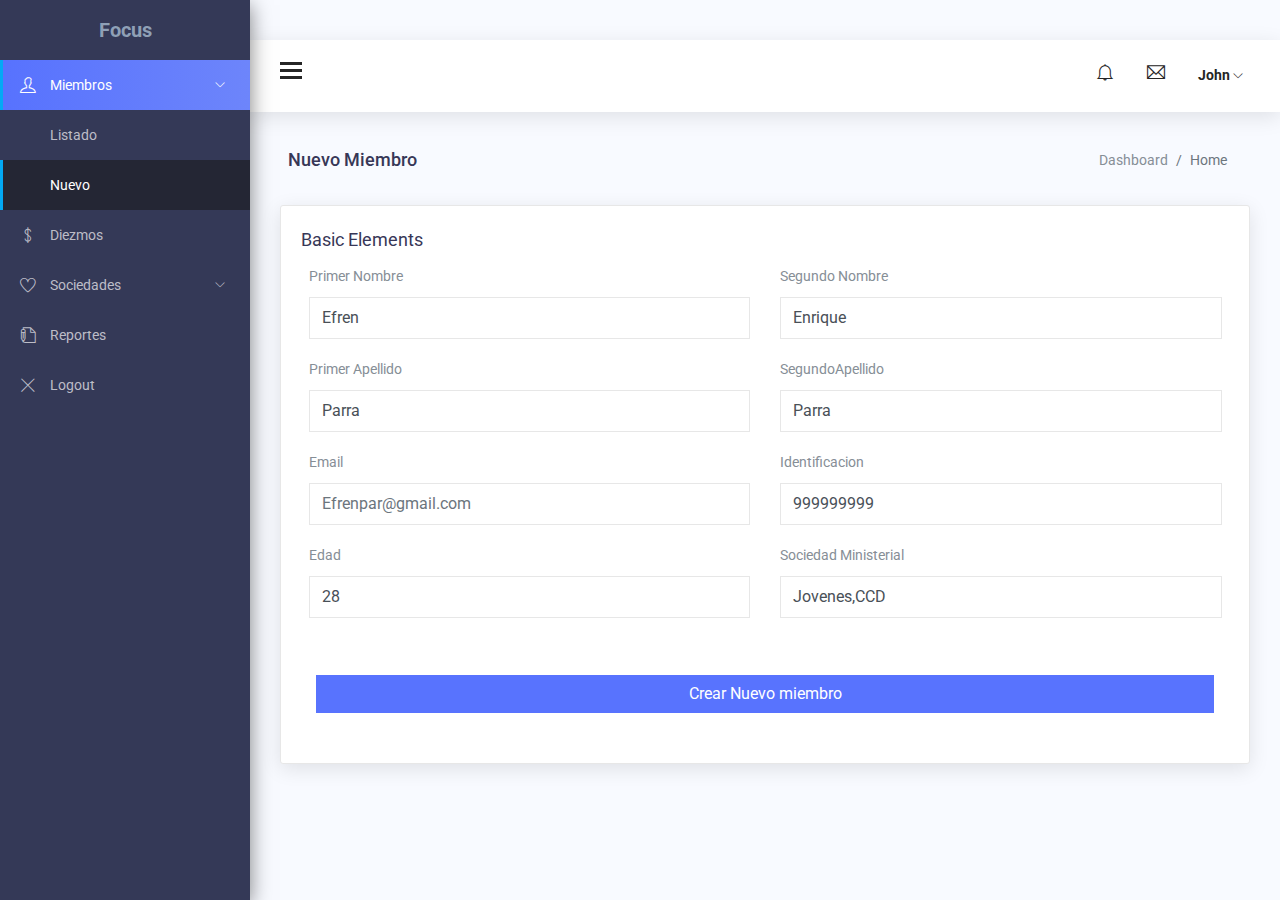
<file: nuevo-miembro.html>
<!DOCTYPE html>
<html lang="en">

<head>
  <meta charset="utf-8">
  <meta http-equiv="X-UA-Compatible" content="IE=edge">
  <meta name="viewport" content="width=device-width, initial-scale=1">

  <title>Focus Admin: Flot Chart</title>

  <!-- ================= Favicon ================== -->
    <!-- Standard -->
    <link rel="shortcut icon" href="http://placehold.it/64.png/000/fff">
    <!-- Retina iPad Touch Icon-->
    <link rel="apple-touch-icon" sizes="144x144" href="http://placehold.it/144.png/000/fff">
    <!-- Retina iPhone Touch Icon-->
    <link rel="apple-touch-icon" sizes="114x114" href="http://placehold.it/114.png/000/fff">
    <!-- Standard iPad Touch Icon-->
    <link rel="apple-touch-icon" sizes="72x72" href="http://placehold.it/72.png/000/fff">
    <!-- Standard iPhone Touch Icon-->
    <link rel="apple-touch-icon" sizes="57x57" href="http://placehold.it/57.png/000/fff">

    <!-- Styles -->
    <link href="css/lib/font-awesome.min.css" rel="stylesheet">
    <link href="css/lib/themify-icons.css" rel="stylesheet">
    <link href="css/lib/menubar/sidebar.css" rel="stylesheet">
    <link href="css/lib/bootstrap.min.css" rel="stylesheet">
    <link href="css/lib/helper.css" rel="stylesheet">
    <link href="css/style.css" rel="stylesheet">


</head>

<body>

  <div class="sidebar sidebar-hide-to-small sidebar-shrink sidebar-gestures">
    <div class="nano">
      <div class="nano-content">
        <div class="logo">
          <a href="index.html">
            <!-- <img src="images/logo.png" alt="" /> -->
            <span>Focus</span>
          </a>
        </div>
        <ul>
          <li>
            <a class="sidebar-sub-toggle">
              <i class="ti-user"></i> Miembros
              <span class="sidebar-collapse-icon ti-angle-down"></span>
            </a>
            <ul>
              <li>
                <a href="miembro-listado.html">Listado</a>
              </li>
              <li>
                <a href="nuevo-miembro.html">Nuevo</a>
              </li>
            </ul>
          </li>
          <li>
            <a href="diezmo.html">
              <i class="ti-money"></i> Diezmos </a>
          </li>
          <li>
            <a class="sidebar-sub-toggle">
              <i class="ti-heart"></i> Sociedades
              <span class="sidebar-collapse-icon ti-angle-down"></span>
            </a>
            <ul>
                <li>
                  <a href="./sociedades-listado.html">Listado</a>
                </li>
                <li>
                  <a href="./nueva-sociedad.html">Nueva</a>
                </li>
              </ul>
          </li>
          <li>
            <a href="reportes.html">
              <i class="ti-write"></i> Reportes </a>
          </li>
          <li>
            <a>
              <i class="ti-close"></i> Logout</a>
          </li>
        </ul>
      </div>
    </div>
  </div>
  <!-- /# sidebar -->


  <div class="header">
    <div class="container-fluid">
      <div class="row">
        <div class="col-lg-12">
          <div class="float-left">
            <div class="hamburger sidebar-toggle">
              <span class="line"></span>
              <span class="line"></span>
              <span class="line"></span>
            </div>
          </div>
          <div class="float-right">
            <div class="dropdown dib">
              <div class="header-icon" data-toggle="dropdown">
                <i class="ti-bell"></i>
                <div class="drop-down dropdown-menu dropdown-menu-right">
                  <div class="dropdown-content-heading">
                    <span class="text-left">Recent Notifications</span>
                  </div>
                  <div class="dropdown-content-body">
                    <ul>
                      <li>
                        <a href="#">
                          <img class="pull-left m-r-10 avatar-img" src="images/avatar/3.jpg" alt="" />
                          <div class="notification-content">
                            <small class="notification-timestamp pull-right">02:34 PM</small>
                            <div class="notification-heading">Mr. John</div>
                            <div class="notification-text">5 members joined today </div>
                          </div>
                        </a>
                      </li>
                      <li>
                        <a href="#">
                          <img class="pull-left m-r-10 avatar-img" src="images/avatar/3.jpg" alt="" />
                          <div class="notification-content">
                            <small class="notification-timestamp pull-right">02:34 PM</small>
                            <div class="notification-heading">Mariam</div>
                            <div class="notification-text">likes a photo of you</div>
                          </div>
                        </a>
                      </li>
                      <li>
                        <a href="#">
                          <img class="pull-left m-r-10 avatar-img" src="images/avatar/3.jpg" alt="" />
                          <div class="notification-content">
                            <small class="notification-timestamp pull-right">02:34 PM</small>
                            <div class="notification-heading">Tasnim</div>
                            <div class="notification-text">Hi Teddy, Just wanted to let you ...</div>
                          </div>
                        </a>
                      </li>
                      <li>
                        <a href="#">
                          <img class="pull-left m-r-10 avatar-img" src="images/avatar/3.jpg" alt="" />
                          <div class="notification-content">
                            <small class="notification-timestamp pull-right">02:34 PM</small>
                            <div class="notification-heading">Mr. John</div>
                            <div class="notification-text">Hi Teddy, Just wanted to let you ...</div>
                          </div>
                        </a>
                      </li>
                      <li class="text-center">
                        <a href="#" class="more-link">See All</a>
                      </li>
                    </ul>
                  </div>
                </div>
              </div>
            </div>
            <div class="dropdown dib">
              <div class="header-icon" data-toggle="dropdown">
                <i class="ti-email"></i>
                <div class="drop-down dropdown-menu dropdown-menu-right">
                  <div class="dropdown-content-heading">
                    <span class="text-left">2 New Messages</span>
                    <a href="email.html">
                      <i class="ti-pencil-alt pull-right"></i>
                    </a>
                  </div>
                  <div class="dropdown-content-body">
                    <ul>
                      <li class="notification-unread">
                        <a href="#">
                          <img class="pull-left m-r-10 avatar-img" src="images/avatar/1.jpg" alt="" />
                          <div class="notification-content">
                            <small class="notification-timestamp pull-right">02:34 PM</small>
                            <div class="notification-heading">Michael Qin</div>
                            <div class="notification-text">Hi Teddy, Just wanted to let you ...</div>
                          </div>
                        </a>
                      </li>
                      <li class="notification-unread">
                        <a href="#">
                          <img class="pull-left m-r-10 avatar-img" src="images/avatar/2.jpg" alt="" />
                          <div class="notification-content">
                            <small class="notification-timestamp pull-right">02:34 PM</small>
                            <div class="notification-heading">Mr. John</div>
                            <div class="notification-text">Hi Teddy, Just wanted to let you ...</div>
                          </div>
                        </a>
                      </li>
                      <li>
                        <a href="#">
                          <img class="pull-left m-r-10 avatar-img" src="images/avatar/3.jpg" alt="" />
                          <div class="notification-content">
                            <small class="notification-timestamp pull-right">02:34 PM</small>
                            <div class="notification-heading">Michael Qin</div>
                            <div class="notification-text">Hi Teddy, Just wanted to let you ...</div>
                          </div>
                        </a>
                      </li>
                      <li>
                        <a href="#">
                          <img class="pull-left m-r-10 avatar-img" src="images/avatar/2.jpg" alt="" />
                          <div class="notification-content">
                            <small class="notification-timestamp pull-right">02:34 PM</small>
                            <div class="notification-heading">Mr. John</div>
                            <div class="notification-text">Hi Teddy, Just wanted to let you ...</div>
                          </div>
                        </a>
                      </li>
                      <li class="text-center">
                        <a href="#" class="more-link">See All</a>
                      </li>
                    </ul>
                  </div>
                </div>
              </div>
            </div>
            <div class="dropdown dib">
              <div class="header-icon" data-toggle="dropdown">
                <span class="user-avatar">John
                  <i class="ti-angle-down f-s-10"></i>
                </span>
                <div class="drop-down dropdown-profile dropdown-menu dropdown-menu-right">
                  <div class="dropdown-content-heading">
                    <span class="text-left">Upgrade Now</span>
                    <p class="trial-day">30 Days Trail</p>
                  </div>
                  <div class="dropdown-content-body">
                    <ul>
                      <li>
                        <a href="#">
                          <i class="ti-user"></i>
                          <span>Profile</span>
                        </a>
                      </li>

                      <li>
                        <a href="#">
                          <i class="ti-email"></i>
                          <span>Inbox</span>
                        </a>
                      </li>
                      <li>
                        <a href="#">
                          <i class="ti-settings"></i>
                          <span>Setting</span>
                        </a>
                      </li>

                      <li>
                        <a href="#">
                          <i class="ti-lock"></i>
                          <span>Lock Screen</span>
                        </a>
                      </li>
                      <li>
                        <a href="#">
                          <i class="ti-power-off"></i>
                          <span>Logout</span>
                        </a>
                      </li>
                    </ul>
                  </div>
                </div>
              </div>
            </div>
          </div>
        </div>
      </div>
    </div>
  </div>


  <div class="content-wrap">
    <div class="main">
      <div class="container-fluid">
        <!-- /# row -->
        <div class="row">
            <div class="col-lg-8 p-r-0 title-margin-right">
                <div class="page-header">
                    <div class="page-title">
                        <h1>Nuevo Miembro</h1>
                    </div>
                </div>
            </div>
            <!-- /# column -->
            <div class="col-lg-4 p-l-0 title-margin-left">
                <div class="page-header">
                    <div class="page-title">
                        <ol class="breadcrumb">
                            <li class="breadcrumb-item"><a href="#">Dashboard</a></li>
                            <li class="breadcrumb-item active">Home</li>
                        </ol>
                    </div>
                </div>
            </div>
            <!-- /# column -->
            <div class="col-12">
              <div class="row">
                <div class="col-12">
                    <div class="card">
                        <div class="card-title">
                            <h4>Basic Elements</h4>
                            
                        </div>
                        <div class="card-body">
                            <div class="basic-elements">
                                <form>
                                    <div class="row">
                                        <div class="col-lg-6">
                                            <div class="form-group">
                                                <label>Primer Nombre</label>
                                                <input type="text" class="form-control" value="Efren">
                                            </div>
                                            <div class="form-group">
                                              <label>Primer Apellido</label>
                                              <input type="text" class="form-control" value="Parra">
                                          </div>
                                            <div class="form-group">
                                                <label>Email</label>
                                                <input id="example-email" class="form-control" type="email" 
                                                placeholder="Efrenpar@gmail.com" name="example-email">
                                            </div>
                                            <div class="form-group">
                                              <label>Edad</label>
                                              <input type="text" class="form-control" value="28">
                                          </div>

                                        </div>
                                        <div class="col-lg-6">
                                          <div class="form-group">
                                            <label>Segundo Nombre</label>
                                            <input type="text" class="form-control" value="Enrique">
                                        </div>
                                        <div class="form-group">
                                          <label>SegundoApellido</label>
                                          <input type="text" class="form-control" value="Parra">
                                      </div>
                                      <div class="form-group">
                                        <label>Identificacion</label>
                                        <input type="text" class="form-control" value="999999999">
                                    </div>
                                    <div class="form-group">
                                      <label>Sociedad Ministerial</label>
                                      <input type="text" class="form-control" value="Jovenes,CCD">
                                  </div>
                                            
                                        </div>
                                    </div>

                                    <div class="col-12">
                                      <button class="btn btn-primary btn-flat m-b-30 m-t-30"
                                        style="width: 100%;"
                                      >
                                        Crear Nuevo miembro
                                      </button>
                                    </div>
                                </form>
                            </div>
                        </div>
                    </div>
                </div>
            </div>
            </div>
            <!-- /# row -->
        </div>
      </div>
    </div>
  </div>




  <div id="search">
    <button type="button" class="close">×</button>
    <form>
      <input type="search" value="" placeholder="type keyword(s) here" />
      <button type="submit" class="btn btn-primary">Search</button>
    </form>
  </div>

  <!-- jquery vendor -->
  <script src="js/lib/jquery.min.js"></script>
  <script src="js/lib/jquery.nanoscroller.min.js"></script>
  <!-- nano scroller -->
  <script src="js/lib/menubar/sidebar.js"></script>
  <script src="js/lib/preloader/pace.min.js"></script>
  <!-- sidebar -->
  
  <!-- bootstrap -->
  <script src="js/lib/bootstrap.min.js"></script><script src="js/scripts.js"></script>
  <!-- scripit init-->


</body>

</html>
</file>
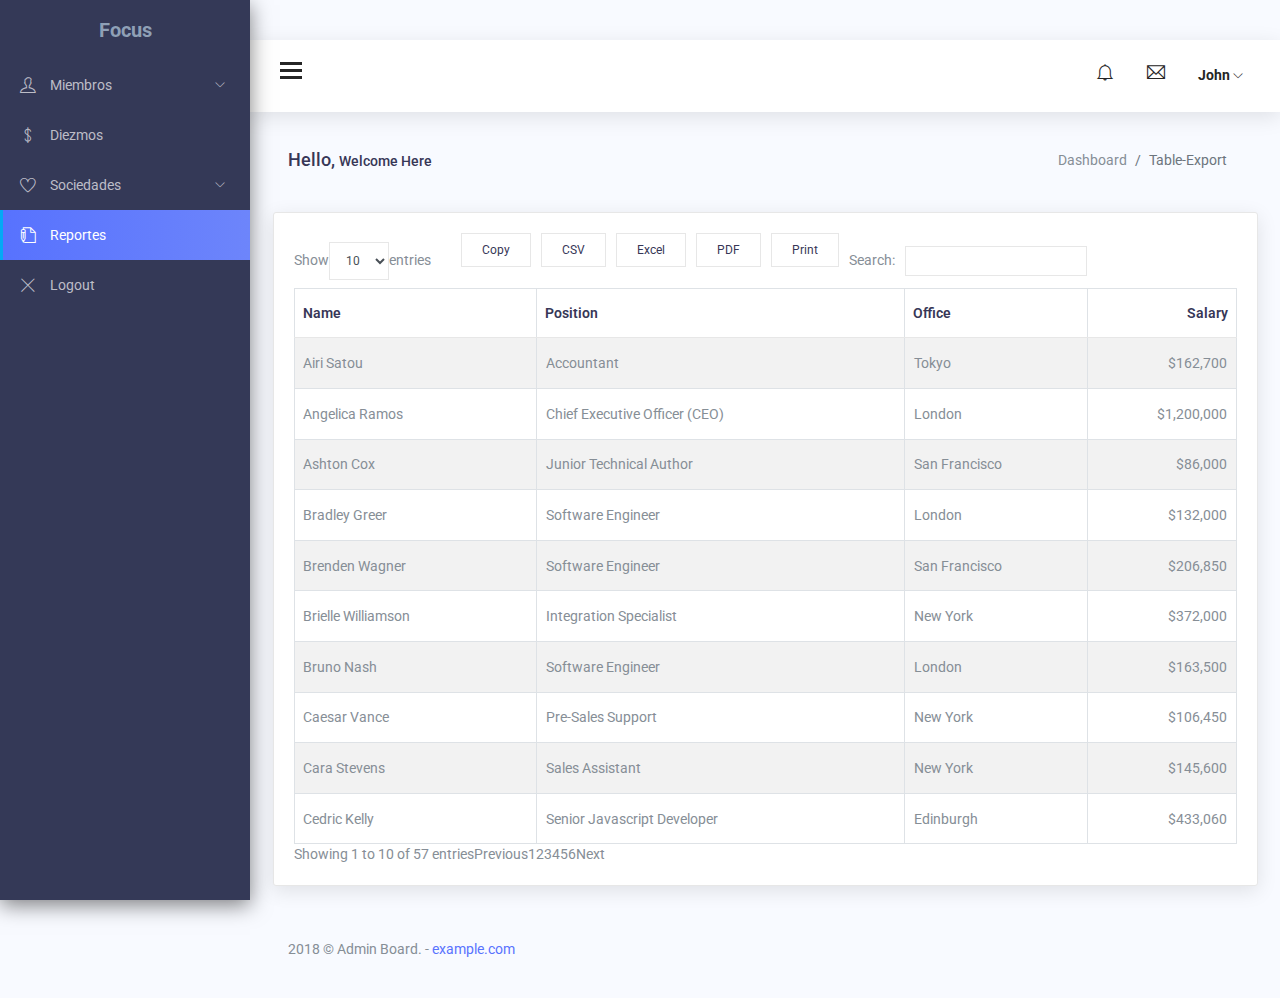
<file: reportes.html>
<!DOCTYPE html>
<html lang="en">

<head>
    <meta charset="utf-8">
    <meta http-equiv="X-UA-Compatible" content="IE=edge">
    <meta name="viewport" content="width=device-width, initial-scale=1">

    <title>Focus Admin: Data Table</title>

    <!-- ================= Favicon ================== -->
    <!-- Standard -->
    <link rel="shortcut icon" href="http://placehold.it/64.png/000/fff">
    <!-- Retina iPad Touch Icon-->
    <link rel="apple-touch-icon" sizes="144x144" href="http://placehold.it/144.png/000/fff">
    <!-- Retina iPhone Touch Icon-->
    <link rel="apple-touch-icon" sizes="114x114" href="http://placehold.it/114.png/000/fff">
    <!-- Standard iPad Touch Icon-->
    <link rel="apple-touch-icon" sizes="72x72" href="http://placehold.it/72.png/000/fff">
    <!-- Standard iPhone Touch Icon-->
    <link rel="apple-touch-icon" sizes="57x57" href="http://placehold.it/57.png/000/fff">

    <!-- Styles -->
    <link href="css/lib/font-awesome.min.css" rel="stylesheet">
    <link href="css/lib/themify-icons.css" rel="stylesheet">
    <link href="css/lib/data-table/buttons.bootstrap.min.css" rel="stylesheet" />
    <link href="css/lib/menubar/sidebar.css" rel="stylesheet">
    <link href="css/lib/bootstrap.min.css" rel="stylesheet">
    <link href="css/lib/helper.css" rel="stylesheet">
    <link href="css/style.css" rel="stylesheet">
</head>

<body>

    <div class="sidebar sidebar-hide-to-small sidebar-shrink sidebar-gestures">
        <div class="nano">
          <div class="nano-content">
            <div class="logo">
              <a href="index.html">
                <!-- <img src="images/logo.png" alt="" /> -->
                <span>Focus</span>
              </a>
            </div>
            <ul>
              <li>
                <a class="sidebar-sub-toggle">
                  <i class="ti-user"></i> Miembros
                  <span class="sidebar-collapse-icon ti-angle-down"></span>
                </a>
                <ul>
                  <li>
                    <a href="miembro-listado.html">Listado</a>
                  </li>
                  <li>
                    <a href="nuevo-miembro.html">Nuevo</a>
                  </li>
                </ul>
              </li>
              <li>
                <a href="diezmo.html">
                  <i class="ti-money"></i> Diezmos </a>
              </li>
              <li>
                <a class="sidebar-sub-toggle">
                  <i class="ti-heart"></i> Sociedades
                  <span class="sidebar-collapse-icon ti-angle-down"></span>
                </a>
                <ul>
                    <li>
                      <a href="./sociedades-listado.html">Listado</a>
                    </li>
                    <li>
                      <a href="./nueva-sociedad.html">Nueva</a>
                    </li>
                  </ul>
              </li>
              <li>
                <a href="reportes.html">
                  <i class="ti-write"></i> Reportes </a>
              </li>
              <li>
                <a>
                  <i class="ti-close"></i> Logout</a>
              </li>
            </ul>
          </div>
        </div>
      </div>
      <!-- /# sidebar -->


    <div class="header">
        <div class="container-fluid">
            <div class="row">
                <div class="col-lg-12">
                    <div class="float-left">
                        <div class="hamburger sidebar-toggle">
                            <span class="line"></span>
                            <span class="line"></span>
                            <span class="line"></span>
                        </div>
                    </div>
                    <div class="float-right">
                        <div class="dropdown dib">
                            <div class="header-icon" data-toggle="dropdown">
                                <i class="ti-bell"></i>
                                <div class="drop-down dropdown-menu dropdown-menu-right">
                                    <div class="dropdown-content-heading">
                                        <span class="text-left">Recent Notifications</span>
                                    </div>
                                    <div class="dropdown-content-body">
                                        <ul>
                                            <li>
                                                <a href="#">
                                                    <img class="pull-left m-r-10 avatar-img" src="images/avatar/3.jpg" alt="" />
                                                    <div class="notification-content">
                                                        <small class="notification-timestamp pull-right">02:34 PM</small>
                                                        <div class="notification-heading">Mr. John</div>
                                                        <div class="notification-text">5 members joined today </div>
                                                    </div>
                                                </a>
                                            </li>
                                            <li>
                                                <a href="#">
                                                    <img class="pull-left m-r-10 avatar-img" src="images/avatar/3.jpg" alt="" />
                                                    <div class="notification-content">
                                                        <small class="notification-timestamp pull-right">02:34 PM</small>
                                                        <div class="notification-heading">Mariam</div>
                                                        <div class="notification-text">likes a photo of you</div>
                                                    </div>
                                                </a>
                                            </li>
                                            <li>
                                                <a href="#">
                                                    <img class="pull-left m-r-10 avatar-img" src="images/avatar/3.jpg" alt="" />
                                                    <div class="notification-content">
                                                        <small class="notification-timestamp pull-right">02:34 PM</small>
                                                        <div class="notification-heading">Tasnim</div>
                                                        <div class="notification-text">Hi Teddy, Just wanted to let you ...</div>
                                                    </div>
                                                </a>
                                            </li>
                                            <li>
                                                <a href="#">
                                                    <img class="pull-left m-r-10 avatar-img" src="images/avatar/3.jpg" alt="" />
                                                    <div class="notification-content">
                                                        <small class="notification-timestamp pull-right">02:34 PM</small>
                                                        <div class="notification-heading">Mr. John</div>
                                                        <div class="notification-text">Hi Teddy, Just wanted to let you ...</div>
                                                    </div>
                                                </a>
                                            </li>
                                            <li class="text-center">
                                                <a href="#" class="more-link">See All</a>
                                            </li>
                                        </ul>
                                    </div>
                                </div>
                            </div>
                        </div>
                        <div class="dropdown dib">
                            <div class="header-icon" data-toggle="dropdown">
                                <i class="ti-email"></i>
                                <div class="drop-down dropdown-menu dropdown-menu-right">
                                    <div class="dropdown-content-heading">
                                        <span class="text-left">2 New Messages</span>
                                        <a href="email.html">
                                            <i class="ti-pencil-alt pull-right"></i>
                                        </a>
                                    </div>
                                    <div class="dropdown-content-body">
                                        <ul>
                                            <li class="notification-unread">
                                                <a href="#">
                                                    <img class="pull-left m-r-10 avatar-img" src="images/avatar/1.jpg" alt="" />
                                                    <div class="notification-content">
                                                        <small class="notification-timestamp pull-right">02:34 PM</small>
                                                        <div class="notification-heading">Michael Qin</div>
                                                        <div class="notification-text">Hi Teddy, Just wanted to let you ...</div>
                                                    </div>
                                                </a>
                                            </li>
                                            <li class="notification-unread">
                                                <a href="#">
                                                    <img class="pull-left m-r-10 avatar-img" src="images/avatar/2.jpg" alt="" />
                                                    <div class="notification-content">
                                                        <small class="notification-timestamp pull-right">02:34 PM</small>
                                                        <div class="notification-heading">Mr. John</div>
                                                        <div class="notification-text">Hi Teddy, Just wanted to let you ...</div>
                                                    </div>
                                                </a>
                                            </li>
                                            <li>
                                                <a href="#">
                                                    <img class="pull-left m-r-10 avatar-img" src="images/avatar/3.jpg" alt="" />
                                                    <div class="notification-content">
                                                        <small class="notification-timestamp pull-right">02:34 PM</small>
                                                        <div class="notification-heading">Michael Qin</div>
                                                        <div class="notification-text">Hi Teddy, Just wanted to let you ...</div>
                                                    </div>
                                                </a>
                                            </li>
                                            <li>
                                                <a href="#">
                                                    <img class="pull-left m-r-10 avatar-img" src="images/avatar/2.jpg" alt="" />
                                                    <div class="notification-content">
                                                        <small class="notification-timestamp pull-right">02:34 PM</small>
                                                        <div class="notification-heading">Mr. John</div>
                                                        <div class="notification-text">Hi Teddy, Just wanted to let you ...</div>
                                                    </div>
                                                </a>
                                            </li>
                                            <li class="text-center">
                                                <a href="#" class="more-link">See All</a>
                                            </li>
                                        </ul>
                                    </div>
                                </div>
                            </div>
                        </div>
                        <div class="dropdown dib">
                            <div class="header-icon" data-toggle="dropdown">
                                <span class="user-avatar">John
                                    <i class="ti-angle-down f-s-10"></i>
                                </span>
                                <div class="drop-down dropdown-profile dropdown-menu dropdown-menu-right">
                                    <div class="dropdown-content-heading">
                                        <span class="text-left">Upgrade Now</span>
                                        <p class="trial-day">30 Days Trail</p>
                                    </div>
                                    <div class="dropdown-content-body">
                                        <ul>
                                            <li>
                                                <a href="#">
                                                    <i class="ti-user"></i>
                                                    <span>Profile</span>
                                                </a>
                                            </li>

                                            <li>
                                                <a href="#">
                                                    <i class="ti-email"></i>
                                                    <span>Inbox</span>
                                                </a>
                                            </li>
                                            <li>
                                                <a href="#">
                                                    <i class="ti-settings"></i>
                                                    <span>Setting</span>
                                                </a>
                                            </li>

                                            <li>
                                                <a href="#">
                                                    <i class="ti-lock"></i>
                                                    <span>Lock Screen</span>
                                                </a>
                                            </li>
                                            <li>
                                                <a href="#">
                                                    <i class="ti-power-off"></i>
                                                    <span>Logout</span>
                                                </a>
                                            </li>
                                        </ul>
                                    </div>
                                </div>
                            </div>
                        </div>
                    </div>
                </div>
            </div>
        </div>
    </div>




    <div class="content-wrap">
        <div class="main">
            <div class="container-fluid">
                <div class="row">
                    <div class="col-lg-8 p-r-0 title-margin-right">
                        <div class="page-header">
                            <div class="page-title">
                                <h1>Hello, <span>Welcome Here</span></h1>
                            </div>
                        </div>
                    </div>
                    <!-- /# column -->
                    <div class="col-lg-4 p-l-0 title-margin-left">
                        <div class="page-header">
                            <div class="page-title">
                                <ol class="breadcrumb">
                                    <li class="breadcrumb-item"><a href="#">Dashboard</a></li>
                                    <li class="breadcrumb-item active">Table-Export</li>
                                </ol>
                            </div>
                        </div>
                    </div>
                    <!-- /# column -->
                </div>
                <!-- /# row -->
                <section id="main-content">
                    <div class="row">
                        <div class="col-lg-12">
                            <div class="card">
                                <div class="bootstrap-data-table-panel">
                                    <div class="table-responsive">
                                        <table id="bootstrap-data-table-export" class="table table-striped table-bordered">
                                            <thead>
                                                <tr>
                                                    <th>Name</th>
                                                    <th>Position</th>
                                                    <th>Office</th>
                                                    <th>Salary</th>
                                                </tr>
                                            </thead>
                                            <tbody>
                                                <tr>
                                                    <td>Tiger Nixon</td>
                                                    <td>System Architect</td>
                                                    <td>Edinburgh</td>
                                                    <td>$320,800</td>
                                                </tr>
                                                <tr>
                                                    <td>Garrett Winters</td>
                                                    <td>Accountant</td>
                                                    <td>Tokyo</td>
                                                    <td>$170,750</td>
                                                </tr>
                                                <tr>
                                                    <td>Ashton Cox</td>
                                                    <td>Junior Technical Author</td>
                                                    <td>San Francisco</td>
                                                    <td>$86,000</td>
                                                </tr>
                                                <tr>
                                                    <td>Cedric Kelly</td>
                                                    <td>Senior Javascript Developer</td>
                                                    <td>Edinburgh</td>
                                                    <td>$433,060</td>
                                                </tr>
                                                <tr>
                                                    <td>Airi Satou</td>
                                                    <td>Accountant</td>
                                                    <td>Tokyo</td>
                                                    <td>$162,700</td>
                                                </tr>
                                                <tr>
                                                    <td>Brielle Williamson</td>
                                                    <td>Integration Specialist</td>
                                                    <td>New York</td>
                                                    <td>$372,000</td>
                                                </tr>
                                                <tr>
                                                    <td>Herrod Chandler</td>
                                                    <td>Sales Assistant</td>
                                                    <td>San Francisco</td>
                                                    <td>$137,500</td>
                                                </tr>
                                                <tr>
                                                    <td>Rhona Davidson</td>
                                                    <td>Integration Specialist</td>
                                                    <td>Tokyo</td>
                                                    <td>$327,900</td>
                                                </tr>
                                                <tr>
                                                    <td>Colleen Hurst</td>
                                                    <td>Javascript Developer</td>
                                                    <td>San Francisco</td>
                                                    <td>$205,500</td>
                                                </tr>
                                                <tr>
                                                    <td>Sonya Frost</td>
                                                    <td>Software Engineer</td>
                                                    <td>Edinburgh</td>
                                                    <td>$103,600</td>
                                                </tr>
                                                <tr>
                                                    <td>Jena Gaines</td>
                                                    <td>Office Manager</td>
                                                    <td>London</td>
                                                    <td>$90,560</td>
                                                </tr>
                                                <tr>
                                                    <td>Quinn Flynn</td>
                                                    <td>Support Lead</td>
                                                    <td>Edinburgh</td>
                                                    <td>$342,000</td>
                                                </tr>
                                                <tr>
                                                    <td>Charde Marshall</td>
                                                    <td>Regional Director</td>
                                                    <td>San Francisco</td>
                                                    <td>$470,600</td>
                                                </tr>
                                                <tr>
                                                    <td>Haley Kennedy</td>
                                                    <td>Senior Marketing Designer</td>
                                                    <td>London</td>
                                                    <td>$313,500</td>
                                                </tr>
                                                <tr>
                                                    <td>Tatyana Fitzpatrick</td>
                                                    <td>Regional Director</td>
                                                    <td>London</td>
                                                    <td>$385,750</td>
                                                </tr>
                                                <tr>
                                                    <td>John Silva</td>
                                                    <td>Marketing Designer</td>
                                                    <td>London</td>
                                                    <td>$198,500</td>
                                                </tr>
                                                <tr>
                                                    <td>Paul Byrd</td>
                                                    <td>Chief Financial Officer (CFO)</td>
                                                    <td>New York</td>
                                                    <td>$725,000</td>
                                                </tr>
                                                <tr>
                                                    <td>Gloria Little</td>
                                                    <td>Systems Administrator</td>
                                                    <td>New York</td>
                                                    <td>$237,500</td>
                                                </tr>
                                                <tr>
                                                    <td>Bradley Greer</td>
                                                    <td>Software Engineer</td>
                                                    <td>London</td>
                                                    <td>$132,000</td>
                                                </tr>
                                                <tr>
                                                    <td>Dai Rios</td>
                                                    <td>Personnel Lead</td>
                                                    <td>Edinburgh</td>
                                                    <td>$217,500</td>
                                                </tr>
                                                <tr>
                                                    <td>Jenette Caldwell</td>
                                                    <td>Development Lead</td>
                                                    <td>New York</td>
                                                    <td>$345,000</td>
                                                </tr>
                                                <tr>
                                                    <td>Yuri Berry</td>
                                                    <td>Chief Marketing Officer (CMO)</td>
                                                    <td>New York</td>
                                                    <td>$675,000</td>
                                                </tr>
                                                <tr>
                                                    <td>Caesar Vance</td>
                                                    <td>Pre-Sales Support</td>
                                                    <td>New York</td>
                                                    <td>$106,450</td>
                                                </tr>
                                                <tr>
                                                    <td>Doris Wilder</td>
                                                    <td>Sales Assistant</td>
                                                    <td>Sidney</td>
                                                    <td>$85,600</td>
                                                </tr>
                                                <tr>
                                                    <td>Angelica Ramos</td>
                                                    <td>Chief Executive Officer (CEO)</td>
                                                    <td>London</td>
                                                    <td>$1,200,000</td>
                                                </tr>
                                                <tr>
                                                    <td>Gavin Joyce</td>
                                                    <td>Developer</td>
                                                    <td>Edinburgh</td>
                                                    <td>$92,575</td>
                                                </tr>
                                                <tr>
                                                    <td>Jennifer Chang</td>
                                                    <td>Regional Director</td>
                                                    <td>Singapore</td>
                                                    <td>$357,650</td>
                                                </tr>
                                                <tr>
                                                    <td>Brenden Wagner</td>
                                                    <td>Software Engineer</td>
                                                    <td>San Francisco</td>
                                                    <td>$206,850</td>
                                                </tr>
                                                <tr>
                                                    <td>Fiona Green</td>
                                                    <td>Chief Operating Officer (COO)</td>
                                                    <td>San Francisco</td>
                                                    <td>$850,000</td>
                                                </tr>
                                                <tr>
                                                    <td>Shou Itou</td>
                                                    <td>Regional Marketing</td>
                                                    <td>Tokyo</td>
                                                    <td>$163,000</td>
                                                </tr>
                                                <tr>
                                                    <td>Michelle House</td>
                                                    <td>Integration Specialist</td>
                                                    <td>Sidney</td>
                                                    <td>$95,400</td>
                                                </tr>
                                                <tr>
                                                    <td>Suki Burks</td>
                                                    <td>Developer</td>
                                                    <td>London</td>
                                                    <td>$114,500</td>
                                                </tr>
                                                <tr>
                                                    <td>Prescott Bartlett</td>
                                                    <td>Technical Author</td>
                                                    <td>London</td>
                                                    <td>$145,000</td>
                                                </tr>
                                                <tr>
                                                    <td>Gavin Cortez</td>
                                                    <td>Team Leader</td>
                                                    <td>San Francisco</td>
                                                    <td>$235,500</td>
                                                </tr>
                                                <tr>
                                                    <td>Martena Mccray</td>
                                                    <td>Post-Sales support</td>
                                                    <td>Edinburgh</td>
                                                    <td>$324,050</td>
                                                </tr>
                                                <tr>
                                                    <td>Unity Butler</td>
                                                    <td>Marketing Designer</td>
                                                    <td>San Francisco</td>
                                                    <td>$85,675</td>
                                                </tr>
                                                <tr>
                                                    <td>Howard Hatfield</td>
                                                    <td>Office Manager</td>
                                                    <td>San Francisco</td>
                                                    <td>$164,500</td>
                                                </tr>
                                                <tr>
                                                    <td>Hope Fuentes</td>
                                                    <td>Secretary</td>
                                                    <td>San Francisco</td>
                                                    <td>$109,850</td>
                                                </tr>
                                                <tr>
                                                    <td>Vivian Harrell</td>
                                                    <td>Financial Controller</td>
                                                    <td>San Francisco</td>
                                                    <td>$452,500</td>
                                                </tr>
                                                <tr>
                                                    <td>Timothy Mooney</td>
                                                    <td>Office Manager</td>
                                                    <td>London</td>
                                                    <td>$136,200</td>
                                                </tr>
                                                <tr>
                                                    <td>Jackson Bradshaw</td>
                                                    <td>Director</td>
                                                    <td>New York</td>
                                                    <td>$645,750</td>
                                                </tr>
                                                <tr>
                                                    <td>Olivia Liang</td>
                                                    <td>Support Engineer</td>
                                                    <td>Singapore</td>
                                                    <td>$234,500</td>
                                                </tr>
                                                <tr>
                                                    <td>Bruno Nash</td>
                                                    <td>Software Engineer</td>
                                                    <td>London</td>
                                                    <td>$163,500</td>
                                                </tr>
                                                <tr>
                                                    <td>Sakura Yamamoto</td>
                                                    <td>Support Engineer</td>
                                                    <td>Tokyo</td>
                                                    <td>$139,575</td>
                                                </tr>
                                                <tr>
                                                    <td>Thor Walton</td>
                                                    <td>Developer</td>
                                                    <td>New York</td>
                                                    <td>$98,540</td>
                                                </tr>
                                                <tr>
                                                    <td>Finn Camacho</td>
                                                    <td>Support Engineer</td>
                                                    <td>San Francisco</td>
                                                    <td>$87,500</td>
                                                </tr>
                                                <tr>
                                                    <td>Serge Baldwin</td>
                                                    <td>Data Coordinator</td>
                                                    <td>Singapore</td>
                                                    <td>$138,575</td>
                                                </tr>
                                                <tr>
                                                    <td>Zenaida Frank</td>
                                                    <td>Software Engineer</td>
                                                    <td>New York</td>
                                                    <td>$125,250</td>
                                                </tr>
                                                <tr>
                                                    <td>Zorita Serrano</td>
                                                    <td>Software Engineer</td>
                                                    <td>San Francisco</td>
                                                    <td>$115,000</td>
                                                </tr>
                                                <tr>
                                                    <td>Jennifer Acosta</td>
                                                    <td>Junior Javascript Developer</td>
                                                    <td>Edinburgh</td>
                                                    <td>$75,650</td>
                                                </tr>
                                                <tr>
                                                    <td>Cara Stevens</td>
                                                    <td>Sales Assistant</td>
                                                    <td>New York</td>
                                                    <td>$145,600</td>
                                                </tr>
                                                <tr>
                                                    <td>Hermione Butler</td>
                                                    <td>Regional Director</td>
                                                    <td>London</td>
                                                    <td>$356,250</td>
                                                </tr>
                                                <tr>
                                                    <td>Lael Greer</td>
                                                    <td>Systems Administrator</td>
                                                    <td>London</td>
                                                    <td>$103,500</td>
                                                </tr>
                                                <tr>
                                                    <td>Jonas Alexander</td>
                                                    <td>Developer</td>
                                                    <td>San Francisco</td>
                                                    <td>$86,500</td>
                                                </tr>
                                                <tr>
                                                    <td>Shad Decker</td>
                                                    <td>Regional Director</td>
                                                    <td>Edinburgh</td>
                                                    <td>$183,000</td>
                                                </tr>
                                                <tr>
                                                    <td>John Bruce</td>
                                                    <td>Javascript Developer</td>
                                                    <td>Singapore</td>
                                                    <td>$183,000</td>
                                                </tr>
                                                <tr>
                                                    <td>Donna Snider</td>
                                                    <td>Customer Support</td>
                                                    <td>New York</td>
                                                    <td>$112,000</td>
                                                </tr>
                                            </tbody>
                                        </table>
                                    </div>
                                </div>
                            </div>
                            <!-- /# card -->
                        </div>
                        <!-- /# column -->
                    </div>
                    <!-- /# row -->

                    <div class="row">
                        <div class="col-lg-12">
                            <div class="footer">
                                <p>2018 © Admin Board. - <a href="#">example.com</a></p>
                            </div>
                        </div>
                    </div>
                </section>
            </div>
        </div>
    </div>







    
    <!-- jquery vendor -->
    <script src="js/lib/jquery.min.js"></script>
    <script src="js/lib/jquery.nanoscroller.min.js"></script>
    <!-- nano scroller -->
    <script src="js/lib/menubar/sidebar.js"></script>
    <script src="js/lib/preloader/pace.min.js"></script>
    <!-- sidebar -->
    
    <!-- bootstrap -->

    <script src="js/lib/bootstrap.min.js"></script><script src="js/scripts.js"></script>
    <!-- scripit init-->
    <script src="js/lib/data-table/datatables.min.js"></script>
    <script src="js/lib/data-table/dataTables.buttons.min.js"></script>
    <script src="js/lib/data-table/buttons.flash.min.js"></script>
    <script src="js/lib/data-table/jszip.min.js"></script>
    <script src="js/lib/data-table/pdfmake.min.js"></script>
    <script src="js/lib/data-table/vfs_fonts.js"></script>
    <script src="js/lib/data-table/buttons.html5.min.js"></script>
    <script src="js/lib/data-table/buttons.print.min.js"></script>
    <script src="js/lib/data-table/datatables-init.js"></script>










</body>

</html>
</file>
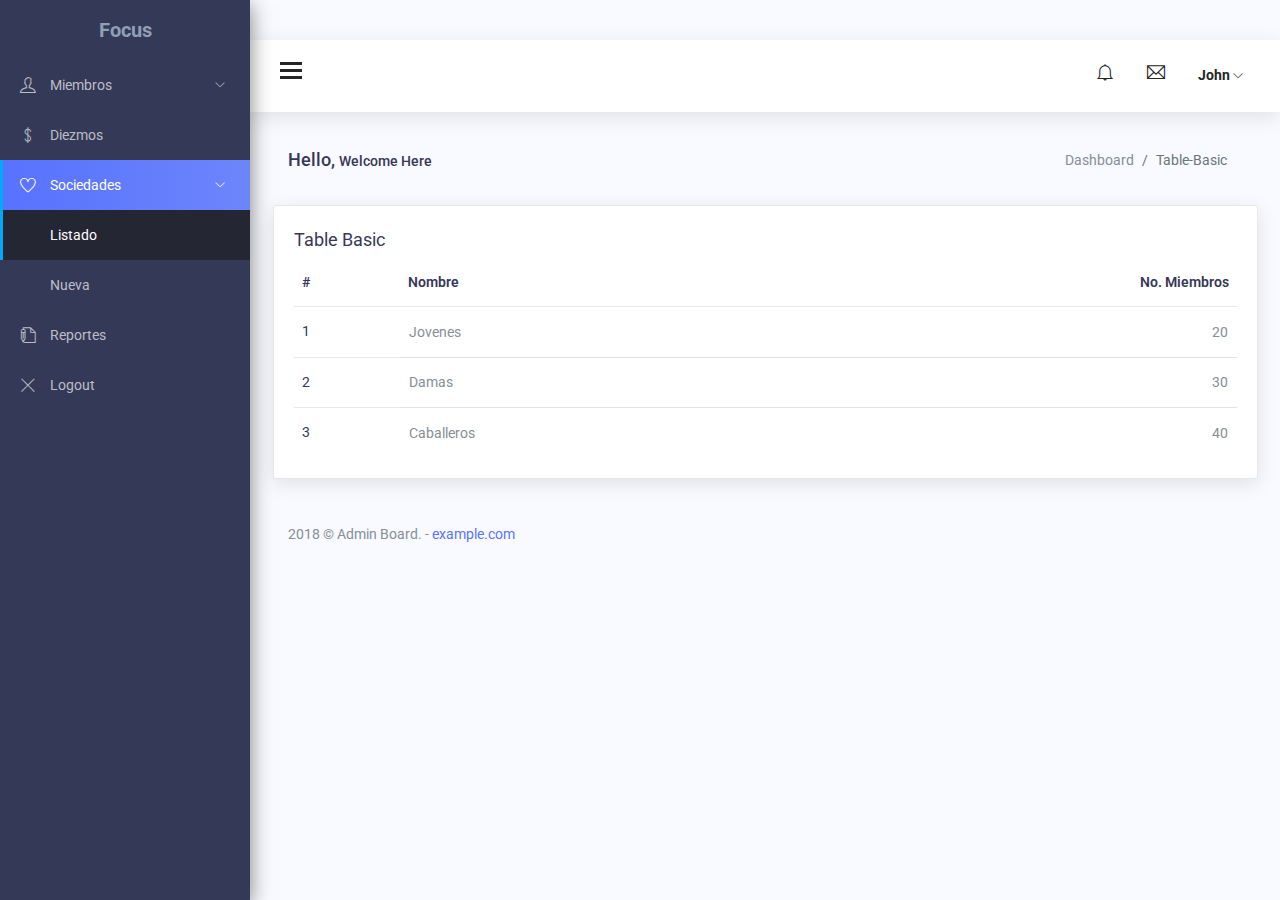
<file: sociedades-listado.html>
<!DOCTYPE html>
<html lang="en">

<head>
    <meta charset="utf-8">
    <meta http-equiv="X-UA-Compatible" content="IE=edge">
    <meta name="viewport" content="width=device-width, initial-scale=1">

    <title>Focus Admin: Table</title>

    <!-- ================= Favicon ================== -->
    <!-- Standard -->
    <link rel="shortcut icon" href="http://placehold.it/64.png/000/fff">
    <!-- Retina iPad Touch Icon-->
    <link rel="apple-touch-icon" sizes="144x144" href="http://placehold.it/144.png/000/fff">
    <!-- Retina iPhone Touch Icon-->
    <link rel="apple-touch-icon" sizes="114x114" href="http://placehold.it/114.png/000/fff">
    <!-- Standard iPad Touch Icon-->
    <link rel="apple-touch-icon" sizes="72x72" href="http://placehold.it/72.png/000/fff">
    <!-- Standard iPhone Touch Icon-->
    <link rel="apple-touch-icon" sizes="57x57" href="http://placehold.it/57.png/000/fff">

    <!-- Styles -->
    <link href="css/lib/font-awesome.min.css" rel="stylesheet">
    <link href="css/lib/themify-icons.css" rel="stylesheet">
    <link href="css/lib/menubar/sidebar.css" rel="stylesheet">
    <link href="css/lib/bootstrap.min.css" rel="stylesheet">
    <link href="css/lib/helper.css" rel="stylesheet">
    <link href="css/style.css" rel="stylesheet">
</head>

<body>

    <div class="sidebar sidebar-hide-to-small sidebar-shrink sidebar-gestures">
        <div class="nano">
          <div class="nano-content">
            <div class="logo">
              <a href="index.html">
                <!-- <img src="images/logo.png" alt="" /> -->
                <span>Focus</span>
              </a>
            </div>
            <ul>
              <li>
                <a class="sidebar-sub-toggle">
                  <i class="ti-user"></i> Miembros
                  <span class="sidebar-collapse-icon ti-angle-down"></span>
                </a>
                <ul>
                  <li>
                    <a href="miembro-listado.html">Listado</a>
                  </li>
                  <li>
                    <a href="nuevo-miembro.html">Nuevo</a>
                  </li>
                </ul>
              </li>
              <li>
                <a href="diezmo.html">
                  <i class="ti-money"></i> Diezmos </a>
              </li>
              <li>
                <a class="sidebar-sub-toggle">
                  <i class="ti-heart"></i> Sociedades
                  <span class="sidebar-collapse-icon ti-angle-down"></span>
                </a>
                <ul>
                    <li>
                      <a href="./sociedades-listado.html">Listado</a>
                    </li>
                    <li>
                      <a href="./nueva-sociedad.html">Nueva</a>
                    </li>
                  </ul>
              </li>
              <li>
                <a href="reportes.html">
                  <i class="ti-write"></i> Reportes </a>
              </li>
              <li>
                <a>
                  <i class="ti-close"></i> Logout</a>
              </li>
            </ul>
          </div>
        </div>
      </div>
      <!-- /# sidebar -->


    <div class="header">
        <div class="container-fluid">
            <div class="row">
                <div class="col-lg-12">
                    <div class="float-left">
                        <div class="hamburger sidebar-toggle">
                            <span class="line"></span>
                            <span class="line"></span>
                            <span class="line"></span>
                        </div>
                    </div>
                    <div class="float-right">
                        <div class="dropdown dib">
                            <div class="header-icon" data-toggle="dropdown">
                                <i class="ti-bell"></i>
                                <div class="drop-down dropdown-menu dropdown-menu-right">
                                    <div class="dropdown-content-heading">
                                        <span class="text-left">Recent Notifications</span>
                                    </div>
                                    <div class="dropdown-content-body">
                                        <ul>
                                            <li>
                                                <a href="#">
                                                    <img class="pull-left m-r-10 avatar-img" src="images/avatar/3.jpg" alt="" />
                                                    <div class="notification-content">
                                                        <small class="notification-timestamp pull-right">02:34 PM</small>
                                                        <div class="notification-heading">Mr. John</div>
                                                        <div class="notification-text">5 members joined today </div>
                                                    </div>
                                                </a>
                                            </li>
                                            <li>
                                                <a href="#">
                                                    <img class="pull-left m-r-10 avatar-img" src="images/avatar/3.jpg" alt="" />
                                                    <div class="notification-content">
                                                        <small class="notification-timestamp pull-right">02:34 PM</small>
                                                        <div class="notification-heading">Mariam</div>
                                                        <div class="notification-text">likes a photo of you</div>
                                                    </div>
                                                </a>
                                            </li>
                                            <li>
                                                <a href="#">
                                                    <img class="pull-left m-r-10 avatar-img" src="images/avatar/3.jpg" alt="" />
                                                    <div class="notification-content">
                                                        <small class="notification-timestamp pull-right">02:34 PM</small>
                                                        <div class="notification-heading">Tasnim</div>
                                                        <div class="notification-text">Hi Teddy, Just wanted to let you ...</div>
                                                    </div>
                                                </a>
                                            </li>
                                            <li>
                                                <a href="#">
                                                    <img class="pull-left m-r-10 avatar-img" src="images/avatar/3.jpg" alt="" />
                                                    <div class="notification-content">
                                                        <small class="notification-timestamp pull-right">02:34 PM</small>
                                                        <div class="notification-heading">Mr. John</div>
                                                        <div class="notification-text">Hi Teddy, Just wanted to let you ...</div>
                                                    </div>
                                                </a>
                                            </li>
                                            <li class="text-center">
                                                <a href="#" class="more-link">See All</a>
                                            </li>
                                        </ul>
                                    </div>
                                </div>
                            </div>
                        </div>
                        <div class="dropdown dib">
                            <div class="header-icon" data-toggle="dropdown">
                                <i class="ti-email"></i>
                                <div class="drop-down dropdown-menu dropdown-menu-right">
                                    <div class="dropdown-content-heading">
                                        <span class="text-left">2 New Messages</span>
                                        <a href="email.html">
                                            <i class="ti-pencil-alt pull-right"></i>
                                        </a>
                                    </div>
                                    <div class="dropdown-content-body">
                                        <ul>
                                            <li class="notification-unread">
                                                <a href="#">
                                                    <img class="pull-left m-r-10 avatar-img" src="images/avatar/1.jpg" alt="" />
                                                    <div class="notification-content">
                                                        <small class="notification-timestamp pull-right">02:34 PM</small>
                                                        <div class="notification-heading">Michael Qin</div>
                                                        <div class="notification-text">Hi Teddy, Just wanted to let you ...</div>
                                                    </div>
                                                </a>
                                            </li>
                                            <li class="notification-unread">
                                                <a href="#">
                                                    <img class="pull-left m-r-10 avatar-img" src="images/avatar/2.jpg" alt="" />
                                                    <div class="notification-content">
                                                        <small class="notification-timestamp pull-right">02:34 PM</small>
                                                        <div class="notification-heading">Mr. John</div>
                                                        <div class="notification-text">Hi Teddy, Just wanted to let you ...</div>
                                                    </div>
                                                </a>
                                            </li>
                                            <li>
                                                <a href="#">
                                                    <img class="pull-left m-r-10 avatar-img" src="images/avatar/3.jpg" alt="" />
                                                    <div class="notification-content">
                                                        <small class="notification-timestamp pull-right">02:34 PM</small>
                                                        <div class="notification-heading">Michael Qin</div>
                                                        <div class="notification-text">Hi Teddy, Just wanted to let you ...</div>
                                                    </div>
                                                </a>
                                            </li>
                                            <li>
                                                <a href="#">
                                                    <img class="pull-left m-r-10 avatar-img" src="images/avatar/2.jpg" alt="" />
                                                    <div class="notification-content">
                                                        <small class="notification-timestamp pull-right">02:34 PM</small>
                                                        <div class="notification-heading">Mr. John</div>
                                                        <div class="notification-text">Hi Teddy, Just wanted to let you ...</div>
                                                    </div>
                                                </a>
                                            </li>
                                            <li class="text-center">
                                                <a href="#" class="more-link">See All</a>
                                            </li>
                                        </ul>
                                    </div>
                                </div>
                            </div>
                        </div>
                        <div class="dropdown dib">
                            <div class="header-icon" data-toggle="dropdown">
                                <span class="user-avatar">John
                                    <i class="ti-angle-down f-s-10"></i>
                                </span>
                                <div class="drop-down dropdown-profile dropdown-menu dropdown-menu-right">
                                    <div class="dropdown-content-heading">
                                        <span class="text-left">Upgrade Now</span>
                                        <p class="trial-day">30 Days Trail</p>
                                    </div>
                                    <div class="dropdown-content-body">
                                        <ul>
                                            <li>
                                                <a href="#">
                                                    <i class="ti-user"></i>
                                                    <span>Profile</span>
                                                </a>
                                            </li>

                                            <li>
                                                <a href="#">
                                                    <i class="ti-email"></i>
                                                    <span>Inbox</span>
                                                </a>
                                            </li>
                                            <li>
                                                <a href="#">
                                                    <i class="ti-settings"></i>
                                                    <span>Setting</span>
                                                </a>
                                            </li>

                                            <li>
                                                <a href="#">
                                                    <i class="ti-lock"></i>
                                                    <span>Lock Screen</span>
                                                </a>
                                            </li>
                                            <li>
                                                <a href="#">
                                                    <i class="ti-power-off"></i>
                                                    <span>Logout</span>
                                                </a>
                                            </li>
                                        </ul>
                                    </div>
                                </div>
                            </div>
                        </div>
                    </div>
                </div>
            </div>
        </div>
    </div>





    <div class="content-wrap">
        <div class="main">
            <div class="container-fluid">
                <div class="row">
                    <div class="col-lg-8 p-r-0 title-margin-right">
                        <div class="page-header">
                            <div class="page-title">
                                <h1>Hello, <span>Welcome Here</span></h1>
                            </div>
                        </div>
                    </div>
                    <!-- /# column -->
                    <div class="col-lg-4 p-l-0 title-margin-left">
                        <div class="page-header">
                            <div class="page-title">
                                <ol class="breadcrumb">
                                    <li class="breadcrumb-item"><a href="#">Dashboard</a></li>
                                    <li class="breadcrumb-item active">Table-Basic</li>
                                </ol>
                            </div>
                        </div>
                    </div>
                    <!-- /# column -->
                </div>
                <!-- /# row -->
                <section id="main-content">
                    <div class="row">
                        <div class="col-12">
                            <div class="card">
                                <div class="card-title">
                                    <h4>Table Basic </h4>
                                    
                                </div>
                                <div class="card-body">
                                    <div class="table-responsive">
                                        <table class="table">
                                            <thead>
                                                <tr>
                                                    <th>#</th>
                                                    <th>Nombre</th>
                                                    <th>No. Miembros</th>
                                                </tr>
                                            </thead>
                                            <tbody>
                                                <tr>
                                                    <th scope="row">1</th>
                                                    <td>Jovenes</td>
                                                    <td>20</td>
                                                    
                                                </tr>
                                                <tr>
                                                    <th scope="row">2</th>
                                                    <td>Damas</td>
                                                    <td>30</td>
                                                    
                                                </tr>
                                                <tr>
                                                    <th scope="row">3</th>
                                                    <td>Caballeros</td>
                                                    <td>40</td>
                                                    
                                                </tr>
                                            </tbody>
                                        </table>
                                    </div>
                                </div>
                            </div>
                        </div>
                        <!-- /# column -->
                    </div>
                    <!-- /# row -->   

                    <div class="row">
                        <div class="col-lg-12">
                            <div class="footer">
                                <p>2018 © Admin Board. - <a href="#">example.com</a></p>
                            </div>
                        </div>
                    </div>
                </section>
            </div>
        </div>
    </div>






    
    <!-- jquery vendor -->
    <script src="js/lib/jquery.min.js"></script>
    <script src="js/lib/jquery.nanoscroller.min.js"></script>
    <!-- nano scroller -->
    <script src="js/lib/menubar/sidebar.js"></script>
    <script src="js/lib/preloader/pace.min.js"></script>
    <!-- sidebar -->
    
    <!-- bootstrap -->
    <script src="js/lib/bootstrap.min.js"></script><script src="js/scripts.js"></script>
    <!-- scripit init-->





</body>

</html>
</file>
<file: css/lib/themify-icons.css>
.icon-section {
	margin: 0 0 3em;
	clear: both;
	overflow: hidden;
}
.icon-container {
	width: 240px; 
	padding: .7em 0;
	float: left; 
	position: relative;
	text-align: left;
}
.icon-container [class^="ti-"], 
.icon-container [class*=" ti-"] {
	color: #000;
	position: absolute;
	margin-top: 3px;
	transition: .3s;
}
.icon-container:hover [class^="ti-"],
.icon-container:hover [class*=" ti-"] {
	font-size: 2.2em;
	margin-top: -5px;
}
.icon-container:hover .icon-name {
	color: #000;
}
.icon-name {
	color: #aaa;
	margin-left: 35px;
	font-size: 14px;
	transition: .3s;
}
.icon-container:hover .icon-name {
	margin-left: 45px;
}
















@font-face {
	font-family: 'themify';
	src:url('../../fonts/themify.eot?-fvbane');
	src:url('../../fonts/themify.eot?#iefix-fvbane') format('embedded-opentype'),
		url('../../fonts/themify.woff?-fvbane') format('woff'),
		url('../../fonts/themify.ttf?-fvbane') format('truetype'),
		url('../../fonts/themify.svg?-fvbane#themify') format('svg');
	font-weight: normal;
	font-style: normal;
}

@font-face {
	font-family: 'themify';
	src:url('../admin/assets/fonts/themify.eot?-fvbane');
	src:url('../admin/assets/fonts/themify.eot?#iefix-fvbane') format('embedded-opentype'),
		url('../admin/assets/fonts/themify.woff?-fvbane') format('woff'),
		url('../admin/assets/fonts/themify.ttf?-fvbane') format('truetype'),
		url('../admin/assets/fonts/themify.svg?-fvbane#themify') format('svg');
	font-weight: normal;
	font-style: normal;
}

[class^="ti-"], [class*=" ti-"] {
	font-family: 'themify';
	speak: none;
	font-style: normal;
	font-weight: normal;
	font-variant: normal;
	text-transform: none;
	line-height: 1;

	/* Better Font Rendering =========== */
	-webkit-font-smoothing: antialiased;
	-moz-osx-font-smoothing: grayscale;
}

.ti-wand:before {
	content: "\e600";
}
.ti-volume:before {
	content: "\e601";
}
.ti-user:before {
	content: "\e602";
}
.ti-unlock:before {
	content: "\e603";
}
.ti-unlink:before {
	content: "\e604";
}
.ti-trash:before {
	content: "\e605";
}
.ti-thought:before {
	content: "\e606";
}
.ti-target:before {
	content: "\e607";
}
.ti-tag:before {
	content: "\e608";
}
.ti-tablet:before {
	content: "\e609";
}
.ti-star:before {
	content: "\e60a";
}
.ti-spray:before {
	content: "\e60b";
}
.ti-signal:before {
	content: "\e60c";
}
.ti-shopping-cart:before {
	content: "\e60d";
}
.ti-shopping-cart-full:before {
	content: "\e60e";
}
.ti-settings:before {
	content: "\e60f";
}
.ti-search:before {
	content: "\e610";
}
.ti-zoom-in:before {
	content: "\e611";
}
.ti-zoom-out:before {
	content: "\e612";
}
.ti-cut:before {
	content: "\e613";
}
.ti-ruler:before {
	content: "\e614";
}
.ti-ruler-pencil:before {
	content: "\e615";
}
.ti-ruler-alt:before {
	content: "\e616";
}
.ti-bookmark:before {
	content: "\e617";
}
.ti-bookmark-alt:before {
	content: "\e618";
}
.ti-reload:before {
	content: "\e619";
}
.ti-plus:before {
	content: "\e61a";
}
.ti-pin:before {
	content: "\e61b";
}
.ti-pencil:before {
	content: "\e61c";
}
.ti-pencil-alt:before {
	content: "\e61d";
}
.ti-paint-roller:before {
	content: "\e61e";
}
.ti-paint-bucket:before {
	content: "\e61f";
}
.ti-na:before {
	content: "\e620";
}
.ti-mobile:before {
	content: "\e621";
}
.ti-minus:before {
	content: "\e622";
}
.ti-medall:before {
	content: "\e623";
}
.ti-medall-alt:before {
	content: "\e624";
}
.ti-marker:before {
	content: "\e625";
}
.ti-marker-alt:before {
	content: "\e626";
}
.ti-arrow-up:before {
	content: "\e627";
}
.ti-arrow-right:before {
	content: "\e628";
}
.ti-arrow-left:before {
	content: "\e629";
}
.ti-arrow-down:before {
	content: "\e62a";
}
.ti-lock:before {
	content: "\e62b";
}
.ti-location-arrow:before {
	content: "\e62c";
}
.ti-link:before {
	content: "\e62d";
}
.ti-layout:before {
	content: "\e62e";
}
.ti-layers:before {
	content: "\e62f";
}
.ti-layers-alt:before {
	content: "\e630";
}
.ti-key:before {
	content: "\e631";
}
.ti-import:before {
	content: "\e632";
}
.ti-image:before {
	content: "\e633";
}
.ti-heart:before {
	content: "\e634";
}
.ti-heart-broken:before {
	content: "\e635";
}
.ti-hand-stop:before {
	content: "\e636";
}
.ti-hand-open:before {
	content: "\e637";
}
.ti-hand-drag:before {
	content: "\e638";
}
.ti-folder:before {
	content: "\e639";
}
.ti-flag:before {
	content: "\e63a";
}
.ti-flag-alt:before {
	content: "\e63b";
}
.ti-flag-alt-2:before {
	content: "\e63c";
}
.ti-eye:before {
	content: "\e63d";
}
.ti-export:before {
	content: "\e63e";
}
.ti-exchange-vertical:before {
	content: "\e63f";
}
.ti-desktop:before {
	content: "\e640";
}
.ti-cup:before {
	content: "\e641";
}
.ti-crown:before {
	content: "\e642";
}
.ti-comments:before {
	content: "\e643";
}
.ti-comment:before {
	content: "\e644";
}
.ti-comment-alt:before {
	content: "\e645";
}
.ti-close:before {
	content: "\e646";
}
.ti-clip:before {
	content: "\e647";
}
.ti-angle-up:before {
	content: "\e648";
}
.ti-angle-right:before {
	content: "\e649";
}
.ti-angle-left:before {
	content: "\e64a";
}
.ti-angle-down:before {
	content: "\e64b";
}
.ti-check:before {
	content: "\e64c";
}
.ti-check-box:before {
	content: "\e64d";
}
.ti-camera:before {
	content: "\e64e";
}
.ti-announcement:before {
	content: "\e64f";
}
.ti-brush:before {
	content: "\e650";
}
.ti-briefcase:before {
	content: "\e651";
}
.ti-bolt:before {
	content: "\e652";
}
.ti-bolt-alt:before {
	content: "\e653";
}
.ti-blackboard:before {
	content: "\e654";
}
.ti-bag:before {
	content: "\e655";
}
.ti-move:before {
	content: "\e656";
}
.ti-arrows-vertical:before {
	content: "\e657";
}
.ti-arrows-horizontal:before {
	content: "\e658";
}
.ti-fullscreen:before {
	content: "\e659";
}
.ti-arrow-top-right:before {
	content: "\e65a";
}
.ti-arrow-top-left:before {
	content: "\e65b";
}
.ti-arrow-circle-up:before {
	content: "\e65c";
}
.ti-arrow-circle-right:before {
	content: "\e65d";
}
.ti-arrow-circle-left:before {
	content: "\e65e";
}
.ti-arrow-circle-down:before {
	content: "\e65f";
}
.ti-angle-double-up:before {
	content: "\e660";
}
.ti-angle-double-right:before {
	content: "\e661";
}
.ti-angle-double-left:before {
	content: "\e662";
}
.ti-angle-double-down:before {
	content: "\e663";
}
.ti-zip:before {
	content: "\e664";
}
.ti-world:before {
	content: "\e665";
}
.ti-wheelchair:before {
	content: "\e666";
}
.ti-view-list:before {
	content: "\e667";
}
.ti-view-list-alt:before {
	content: "\e668";
}
.ti-view-grid:before {
	content: "\e669";
}
.ti-uppercase:before {
	content: "\e66a";
}
.ti-upload:before {
	content: "\e66b";
}
.ti-underline:before {
	content: "\e66c";
}
.ti-truck:before {
	content: "\e66d";
}
.ti-timer:before {
	content: "\e66e";
}
.ti-ticket:before {
	content: "\e66f";
}
.ti-thumb-up:before {
	content: "\e670";
}
.ti-thumb-down:before {
	content: "\e671";
}
.ti-text:before {
	content: "\e672";
}
.ti-stats-up:before {
	content: "\e673";
}
.ti-stats-down:before {
	content: "\e674";
}
.ti-split-v:before {
	content: "\e675";
}
.ti-split-h:before {
	content: "\e676";
}
.ti-smallcap:before {
	content: "\e677";
}
.ti-shine:before {
	content: "\e678";
}
.ti-shift-right:before {
	content: "\e679";
}
.ti-shift-left:before {
	content: "\e67a";
}
.ti-shield:before {
	content: "\e67b";
}
.ti-notepad:before {
	content: "\e67c";
}
.ti-server:before {
	content: "\e67d";
}
.ti-quote-right:before {
	content: "\e67e";
}
.ti-quote-left:before {
	content: "\e67f";
}
.ti-pulse:before {
	content: "\e680";
}
.ti-printer:before {
	content: "\e681";
}
.ti-power-off:before {
	content: "\e682";
}
.ti-plug:before {
	content: "\e683";
}
.ti-pie-chart:before {
	content: "\e684";
}
.ti-paragraph:before {
	content: "\e685";
}
.ti-panel:before {
	content: "\e686";
}
.ti-package:before {
	content: "\e687";
}
.ti-music:before {
	content: "\e688";
}
.ti-music-alt:before {
	content: "\e689";
}
.ti-mouse:before {
	content: "\e68a";
}
.ti-mouse-alt:before {
	content: "\e68b";
}
.ti-money:before {
	content: "\e68c";
}
.ti-microphone:before {
	content: "\e68d";
}
.ti-menu:before {
	content: "\e68e";
}
.ti-menu-alt:before {
	content: "\e68f";
}
.ti-map:before {
	content: "\e690";
}
.ti-map-alt:before {
	content: "\e691";
}
.ti-loop:before {
	content: "\e692";
}
.ti-location-pin:before {
	content: "\e693";
}
.ti-list:before {
	content: "\e694";
}
.ti-light-bulb:before {
	content: "\e695";
}
.ti-Italic:before {
	content: "\e696";
}
.ti-info:before {
	content: "\e697";
}
.ti-infinite:before {
	content: "\e698";
}
.ti-id-badge:before {
	content: "\e699";
}
.ti-hummer:before {
	content: "\e69a";
}
.ti-home:before {
	content: "\e69b";
}
.ti-help:before {
	content: "\e69c";
}
.ti-headphone:before {
	content: "\e69d";
}
.ti-harddrives:before {
	content: "\e69e";
}
.ti-harddrive:before {
	content: "\e69f";
}
.ti-gift:before {
	content: "\e6a0";
}
.ti-game:before {
	content: "\e6a1";
}
.ti-filter:before {
	content: "\e6a2";
}
.ti-files:before {
	content: "\e6a3";
}
.ti-file:before {
	content: "\e6a4";
}
.ti-eraser:before {
	content: "\e6a5";
}
.ti-envelope:before {
	content: "\e6a6";
}
.ti-download:before {
	content: "\e6a7";
}
.ti-direction:before {
	content: "\e6a8";
}
.ti-direction-alt:before {
	content: "\e6a9";
}
.ti-dashboard:before {
	content: "\e6aa";
}
.ti-control-stop:before {
	content: "\e6ab";
}
.ti-control-shuffle:before {
	content: "\e6ac";
}
.ti-control-play:before {
	content: "\e6ad";
}
.ti-control-pause:before {
	content: "\e6ae";
}
.ti-control-forward:before {
	content: "\e6af";
}
.ti-control-backward:before {
	content: "\e6b0";
}
.ti-cloud:before {
	content: "\e6b1";
}
.ti-cloud-up:before {
	content: "\e6b2";
}
.ti-cloud-down:before {
	content: "\e6b3";
}
.ti-clipboard:before {
	content: "\e6b4";
}
.ti-car:before {
	content: "\e6b5";
}
.ti-calendar:before {
	content: "\e6b6";
}
.ti-book:before {
	content: "\e6b7";
}
.ti-bell:before {
	content: "\e6b8";
}
.ti-basketball:before {
	content: "\e6b9";
}
.ti-bar-chart:before {
	content: "\e6ba";
}
.ti-bar-chart-alt:before {
	content: "\e6bb";
}
.ti-back-right:before {
	content: "\e6bc";
}
.ti-back-left:before {
	content: "\e6bd";
}
.ti-arrows-corner:before {
	content: "\e6be";
}
.ti-archive:before {
	content: "\e6bf";
}
.ti-anchor:before {
	content: "\e6c0";
}
.ti-align-right:before {
	content: "\e6c1";
}
.ti-align-left:before {
	content: "\e6c2";
}
.ti-align-justify:before {
	content: "\e6c3";
}
.ti-align-center:before {
	content: "\e6c4";
}
.ti-alert:before {
	content: "\e6c5";
}
.ti-alarm-clock:before {
	content: "\e6c6";
}
.ti-agenda:before {
	content: "\e6c7";
}
.ti-write:before {
	content: "\e6c8";
}
.ti-window:before {
	content: "\e6c9";
}
.ti-widgetized:before {
	content: "\e6ca";
}
.ti-widget:before {
	content: "\e6cb";
}
.ti-widget-alt:before {
	content: "\e6cc";
}
.ti-wallet:before {
	content: "\e6cd";
}
.ti-video-clapper:before {
	content: "\e6ce";
}
.ti-video-camera:before {
	content: "\e6cf";
}
.ti-vector:before {
	content: "\e6d0";
}
.ti-themify-logo:before {
	content: "\e6d1";
}
.ti-themify-favicon:before {
	content: "\e6d2";
}
.ti-themify-favicon-alt:before {
	content: "\e6d3";
}
.ti-support:before {
	content: "\e6d4";
}
.ti-stamp:before {
	content: "\e6d5";
}
.ti-split-v-alt:before {
	content: "\e6d6";
}
.ti-slice:before {
	content: "\e6d7";
}
.ti-shortcode:before {
	content: "\e6d8";
}
.ti-shift-right-alt:before {
	content: "\e6d9";
}
.ti-shift-left-alt:before {
	content: "\e6da";
}
.ti-ruler-alt-2:before {
	content: "\e6db";
}
.ti-receipt:before {
	content: "\e6dc";
}
.ti-pin2:before {
	content: "\e6dd";
}
.ti-pin-alt:before {
	content: "\e6de";
}
.ti-pencil-alt2:before {
	content: "\e6df";
}
.ti-palette:before {
	content: "\e6e0";
}
.ti-more:before {
	content: "\e6e1";
}
.ti-more-alt:before {
	content: "\e6e2";
}
.ti-microphone-alt:before {
	content: "\e6e3";
}
.ti-magnet:before {
	content: "\e6e4";
}
.ti-line-double:before {
	content: "\e6e5";
}
.ti-line-dotted:before {
	content: "\e6e6";
}
.ti-line-dashed:before {
	content: "\e6e7";
}
.ti-layout-width-full:before {
	content: "\e6e8";
}
.ti-layout-width-default:before {
	content: "\e6e9";
}
.ti-layout-width-default-alt:before {
	content: "\e6ea";
}
.ti-layout-tab:before {
	content: "\e6eb";
}
.ti-layout-tab-window:before {
	content: "\e6ec";
}
.ti-layout-tab-v:before {
	content: "\e6ed";
}
.ti-layout-tab-min:before {
	content: "\e6ee";
}
.ti-layout-slider:before {
	content: "\e6ef";
}
.ti-layout-slider-alt:before {
	content: "\e6f0";
}
.ti-layout-sidebar-right:before {
	content: "\e6f1";
}
.ti-layout-sidebar-none:before {
	content: "\e6f2";
}
.ti-layout-sidebar-left:before {
	content: "\e6f3";
}
.ti-layout-placeholder:before {
	content: "\e6f4";
}
.ti-layout-menu:before {
	content: "\e6f5";
}
.ti-layout-menu-v:before {
	content: "\e6f6";
}
.ti-layout-menu-separated:before {
	content: "\e6f7";
}
.ti-layout-menu-full:before {
	content: "\e6f8";
}
.ti-layout-media-right-alt:before {
	content: "\e6f9";
}
.ti-layout-media-right:before {
	content: "\e6fa";
}
.ti-layout-media-overlay:before {
	content: "\e6fb";
}
.ti-layout-media-overlay-alt:before {
	content: "\e6fc";
}
.ti-layout-media-overlay-alt-2:before {
	content: "\e6fd";
}
.ti-layout-media-left-alt:before {
	content: "\e6fe";
}
.ti-layout-media-left:before {
	content: "\e6ff";
}
.ti-layout-media-center-alt:before {
	content: "\e700";
}
.ti-layout-media-center:before {
	content: "\e701";
}
.ti-layout-list-thumb:before {
	content: "\e702";
}
.ti-layout-list-thumb-alt:before {
	content: "\e703";
}
.ti-layout-list-post:before {
	content: "\e704";
}
.ti-layout-list-large-image:before {
	content: "\e705";
}
.ti-layout-line-solid:before {
	content: "\e706";
}
.ti-layout-grid4:before {
	content: "\e707";
}
.ti-layout-grid3:before {
	content: "\e708";
}
.ti-layout-grid2:before {
	content: "\e709";
}
.ti-layout-grid2-thumb:before {
	content: "\e70a";
}
.ti-layout-cta-right:before {
	content: "\e70b";
}
.ti-layout-cta-left:before {
	content: "\e70c";
}
.ti-layout-cta-center:before {
	content: "\e70d";
}
.ti-layout-cta-btn-right:before {
	content: "\e70e";
}
.ti-layout-cta-btn-left:before {
	content: "\e70f";
}
.ti-layout-column4:before {
	content: "\e710";
}
.ti-layout-column3:before {
	content: "\e711";
}
.ti-layout-column2:before {
	content: "\e712";
}
.ti-layout-accordion-separated:before {
	content: "\e713";
}
.ti-layout-accordion-merged:before {
	content: "\e714";
}
.ti-layout-accordion-list:before {
	content: "\e715";
}
.ti-ink-pen:before {
	content: "\e716";
}
.ti-info-alt:before {
	content: "\e717";
}
.ti-help-alt:before {
	content: "\e718";
}
.ti-headphone-alt:before {
	content: "\e719";
}
.ti-hand-point-up:before {
	content: "\e71a";
}
.ti-hand-point-right:before {
	content: "\e71b";
}
.ti-hand-point-left:before {
	content: "\e71c";
}
.ti-hand-point-down:before {
	content: "\e71d";
}
.ti-gallery:before {
	content: "\e71e";
}
.ti-face-smile:before {
	content: "\e71f";
}
.ti-face-sad:before {
	content: "\e720";
}
.ti-credit-card:before {
	content: "\e721";
}
.ti-control-skip-forward:before {
	content: "\e722";
}
.ti-control-skip-backward:before {
	content: "\e723";
}
.ti-control-record:before {
	content: "\e724";
}
.ti-control-eject:before {
	content: "\e725";
}
.ti-comments-smiley:before {
	content: "\e726";
}
.ti-brush-alt:before {
	content: "\e727";
}
.ti-youtube:before {
	content: "\e728";
}
.ti-vimeo:before {
	content: "\e729";
}
.ti-twitter:before {
	content: "\e72a";
}
.ti-time:before {
	content: "\e72b";
}
.ti-tumblr:before {
	content: "\e72c";
}
.ti-skype:before {
	content: "\e72d";
}
.ti-share:before {
	content: "\e72e";
}
.ti-share-alt:before {
	content: "\e72f";
}
.ti-rocket:before {
	content: "\e730";
}
.ti-pinterest:before {
	content: "\e731";
}
.ti-new-window:before {
	content: "\e732";
}
.ti-microsoft:before {
	content: "\e733";
}
.ti-list-ol:before {
	content: "\e734";
}
.ti-linkedin:before {
	content: "\e735";
}
.ti-layout-sidebar-2:before {
	content: "\e736";
}
.ti-layout-grid4-alt:before {
	content: "\e737";
}
.ti-layout-grid3-alt:before {
	content: "\e738";
}
.ti-layout-grid2-alt:before {
	content: "\e739";
}
.ti-layout-column4-alt:before {
	content: "\e73a";
}
.ti-layout-column3-alt:before {
	content: "\e73b";
}
.ti-layout-column2-alt:before {
	content: "\e73c";
}
.ti-instagram:before {
	content: "\e73d";
}
.ti-google:before {
	content: "\e73e";
}
.ti-github:before {
	content: "\e73f";
}
.ti-flickr:before {
	content: "\e740";
}
.ti-facebook:before {
	content: "\e741";
}
.ti-dropbox:before {
	content: "\e742";
}
.ti-dribbble:before {
	content: "\e743";
}
.ti-apple:before {
	content: "\e744";
}
.ti-android:before {
	content: "\e745";
}
.ti-save:before {
	content: "\e746";
}
.ti-save-alt:before {
	content: "\e747";
}
.ti-yahoo:before {
	content: "\e748";
}
.ti-wordpress:before {
	content: "\e749";
}
.ti-vimeo-alt:before {
	content: "\e74a";
}
.ti-twitter-alt:before {
	content: "\e74b";
}
.ti-tumblr-alt:before {
	content: "\e74c";
}
.ti-trello:before {
	content: "\e74d";
}
.ti-stack-overflow:before {
	content: "\e74e";
}
.ti-soundcloud:before {
	content: "\e74f";
}
.ti-sharethis:before {
	content: "\e750";
}
.ti-sharethis-alt:before {
	content: "\e751";
}
.ti-reddit:before {
	content: "\e752";
}
.ti-pinterest-alt:before {
	content: "\e753";
}
.ti-microsoft-alt:before {
	content: "\e754";
}
.ti-linux:before {
	content: "\e755";
}
.ti-jsfiddle:before {
	content: "\e756";
}
.ti-joomla:before {
	content: "\e757";
}
.ti-html5:before {
	content: "\e758";
}
.ti-flickr-alt:before {
	content: "\e759";
}
.ti-email:before {
	content: "\e75a";
}
.ti-drupal:before {
	content: "\e75b";
}
.ti-dropbox-alt:before {
	content: "\e75c";
}
.ti-css3:before {
	content: "\e75d";
}
.ti-rss:before {
	content: "\e75e";
}
.ti-rss-alt:before {
	content: "\e75f";
}
</file>
<file: css/lib/helper.css>
/*  font  */

/*  font size */

.f-s-1 {font-size: 1px!important;}
.f-s-2 {font-size: 2px!important;}
.f-s-3 {font-size: 3px!important;}
.f-s-4 {font-size: 4px!important;}
.f-s-5 {font-size: 5px!important;}
.f-s-6 {font-size: 6px!important;}
.f-s-7 {font-size: 7px!important;}
.f-s-8 {font-size: 8px!important;}
.f-s-9 {font-size: 9px!important;}
.f-s-10 {font-size: 10px!important;}
.f-s-11 {font-size: 11px!important;}
.f-s-12 {font-size: 12px!important;}
.f-s-13 {font-size: 13px!important;}
.f-s-14 {font-size: 14px!important;}
.f-s-15 {font-size: 15px!important;}
.f-s-16 {font-size: 16px!important;}
.f-s-17 {font-size: 17px!important;}
.f-s-18 {font-size: 18px!important;}
.f-s-19 {font-size: 19px!important;}
.f-s-20 {font-size: 20px!important;}
.f-s-21 {font-size: 21px!important;}
.f-s-22 {font-size: 22px!important;}
.f-s-23 {font-size: 23px!important;}
.f-s-24 {font-size: 24px!important;}
.f-s-25 {font-size: 25px!important;}
.f-s-26 {font-size: 26px!important;}
.f-s-27 {font-size: 27px!important;}
.f-s-28 {font-size: 28px!important;}
.f-s-29 {font-size: 29px!important;}
.f-s-30 {font-size: 30px!important;}
.f-s-31 {font-size: 31px!important;}
.f-s-32 {font-size: 32px!important;}
.f-s-33 {font-size: 33px!important;}
.f-s-34 {font-size: 34px!important;}
.f-s-35 {font-size: 35px!important;}
.f-s-36 {font-size: 36px!important;}
.f-s-37 {font-size: 37px!important;}
.f-s-38 {font-size: 38px!important;}
.f-s-39 {font-size: 39px!important;}
.f-s-40 {font-size: 40px!important;}
.f-s-41 {font-size: 41px!important;}
.f-s-42 {font-size: 42px!important;}
.f-s-43 {font-size: 43px!important;}
.f-s-44 {font-size: 44px!important;}
.f-s-45 {font-size: 45px!important;}
.f-s-46 {font-size: 46px!important;}
.f-s-47 {font-size: 47px!important;}
.f-s-48 {font-size: 48px!important;}
.f-s-49 {font-size: 49px!important;}
.f-s-50 {font-size: 50px!important;}
.f-s-51 {font-size: 51px!important;}
.f-s-52 {font-size: 52px!important;}
.f-s-53 {font-size: 53px!important;}
.f-s-54 {font-size: 54px!important;}
.f-s-55 {font-size: 55px!important;}
.f-s-56 {font-size: 56px!important;}
.f-s-57 {font-size: 57px!important;}
.f-s-58 {font-size: 58px!important;}
.f-s-59 {font-size: 59px!important;}
.f-s-60 {font-size: 60px!important;}
.f-s-61 {font-size: 61px!important;}
.f-s-62 {font-size: 62px!important;}
.f-s-63 {font-size: 63px!important;}
.f-s-64 {font-size: 64px!important;}
.f-s-65 {font-size: 65px!important;}
.f-s-66 {font-size: 66px!important;}
.f-s-67 {font-size: 67px!important;}
.f-s-68 {font-size: 68px!important;}
.f-s-69 {font-size: 69px!important;}
.f-s-70 {font-size: 70px!important;}
.f-s-71 {font-size: 71px!important;}
.f-s-72 {font-size: 72px!important;}
.f-s-73 {font-size: 73px!important;}
.f-s-74 {font-size: 74px!important;}
.f-s-75 {font-size: 75px!important;}
.f-s-76 {font-size: 76px!important;}
.f-s-77 {font-size: 77px!important;}
.f-s-78 {font-size: 78px!important;}
.f-s-79 {font-size: 79px!important;}
.f-s-80 {font-size: 80px!important;}
.f-s-81 {font-size: 81px!important;}
.f-s-82 {font-size: 82px!important;}
.f-s-83 {font-size: 83px!important;}
.f-s-84 {font-size: 84px!important;}
.f-s-85 {font-size: 85px!important;}
.f-s-86 {font-size: 86px!important;}
.f-s-87 {font-size: 87px!important;}
.f-s-88 {font-size: 88px!important;}
.f-s-89 {font-size: 89px!important;}
.f-s-90 {font-size: 90px!important;}
.f-s-91 {font-size: 91px!important;}
.f-s-92 {font-size: 92px!important;}
.f-s-93 {font-size: 93px!important;}
.f-s-94 {font-size: 94px!important;}
.f-s-95 {font-size: 95px!important;}
.f-s-96 {font-size: 96px!important;}
.f-s-97 {font-size: 97px!important;}
.f-s-98 {font-size: 98px!important;}
.f-s-99 {font-size: 99px!important;}
.f-s-100 {font-size: 100px!important;}

/*   font weight */

.f-w-100 {font-weight: 100}
.f-w-200 {font-weight: 200}
.f-w-300 {font-weight: 300}
.f-w-400 {font-weight: 400}
.f-w-500 {font-weight: 500}
.f-w-600 {font-weight: 600}
.f-w-700 {font-weight: 700}
.f-w-800 {font-weight: 800}
.f-w-900 {font-weight: 900}


/*   margin  */

.m-0 {margin: 0px!important;}

/*   margin top  */

.m-t-0 {margin-top: 0px!important;}
.m-t-1 {margin-top: 1px!important;}
.m-t-2 {margin-top: 2px!important;}
.m-t-3 {margin-top: 3px!important;}
.m-t-4 {margin-top: 4px!important;}
.m-t-5 {margin-top: 5px!important;}
.m-t-6 {margin-top: 6px!important;}
.m-t-7 {margin-top: 7px!important;}
.m-t-8 {margin-top: 8px!important;}
.m-t-9 {margin-top: 9px!important;}
.m-t-10 {margin-top: 10px!important;}
.m-t-11 {margin-top: 11px!important;}
.m-t-12 {margin-top: 12px!important;}
.m-t-13 {margin-top: 13px!important;}
.m-t-14 {margin-top: 14px!important;}
.m-t-15 {margin-top: 15px!important;}
.m-t-16 {margin-top: 16px!important;}
.m-t-17 {margin-top: 17px!important;}
.m-t-18 {margin-top: 18px!important;}
.m-t-19 {margin-top: 19px!important;}
.m-t-20 {margin-top: 20px!important;}
.m-t-21 {margin-top: 21px!important;}
.m-t-22 {margin-top: 22px!important;}
.m-t-23 {margin-top: 23px!important;}
.m-t-24 {margin-top: 24px!important;}
.m-t-25 {margin-top: 25px!important;}
.m-t-26 {margin-top: 26px!important;}
.m-t-27 {margin-top: 27px!important;}
.m-t-28 {margin-top: 28px!important;}
.m-t-29 {margin-top: 29px!important;}
.m-t-30 {margin-top: 30px!important;}
.m-t-31 {margin-top: 31px!important;}
.m-t-32 {margin-top: 32px!important;}
.m-t-33 {margin-top: 33px!important;}
.m-t-34 {margin-top: 34px!important;}
.m-t-35 {margin-top: 35px!important;}
.m-t-36 {margin-top: 36px!important;}
.m-t-37 {margin-top: 37px!important;}
.m-t-38 {margin-top: 38px!important;}
.m-t-39 {margin-top: 39px!important;}
.m-t-40 {margin-top: 40px!important;}
.m-t-41 {margin-top: 41px!important;}
.m-t-42 {margin-top: 42px!important;}
.m-t-43 {margin-top: 43px!important;}
.m-t-44 {margin-top: 44px!important;}
.m-t-45 {margin-top: 45px!important;}
.m-t-46 {margin-top: 46px!important;}
.m-t-47 {margin-top: 47px!important;}
.m-t-48 {margin-top: 48px!important;}
.m-t-49 {margin-top: 49px!important;}
.m-t-50 {margin-top: 50px!important;}
.m-t-51 {margin-top: 51px!important;}
.m-t-52 {margin-top: 52px!important;}
.m-t-53 {margin-top: 53px!important;}
.m-t-54 {margin-top: 54px!important;}
.m-t-55 {margin-top: 55px!important;}
.m-t-56 {margin-top: 56px!important;}
.m-t-57 {margin-top: 57px!important;}
.m-t-58 {margin-top: 58px!important;}
.m-t-59 {margin-top: 59px!important;}
.m-t-60 {margin-top: 60px!important;}
.m-t-61 {margin-top: 61px!important;}
.m-t-62 {margin-top: 62px!important;}
.m-t-63 {margin-top: 63px!important;}
.m-t-64 {margin-top: 64px!important;}
.m-t-65 {margin-top: 65px!important;}
.m-t-66 {margin-top: 66px!important;}
.m-t-67 {margin-top: 67px!important;}
.m-t-68 {margin-top: 68px!important;}
.m-t-69 {margin-top: 69px!important;}
.m-t-70 {margin-top: 70px!important;}
.m-t-71 {margin-top: 71px!important;}
.m-t-72 {margin-top: 72px!important;}
.m-t-73 {margin-top: 73px!important;}
.m-t-74 {margin-top: 74px!important;}
.m-t-75 {margin-top: 75px!important;}
.m-t-76 {margin-top: 76px!important;}
.m-t-77 {margin-top: 77px!important;}
.m-t-78 {margin-top: 78px!important;}
.m-t-79 {margin-top: 79px!important;}
.m-t-80 {margin-top: 80px!important;}
.m-t-81 {margin-top: 81px!important;}
.m-t-82 {margin-top: 82px!important;}
.m-t-83 {margin-top: 83px!important;}
.m-t-84 {margin-top: 84px!important;}
.m-t-85 {margin-top: 85px!important;}
.m-t-86 {margin-top: 86px!important;}
.m-t-87 {margin-top: 87px!important;}
.m-t-88 {margin-top: 88px!important;}
.m-t-89 {margin-top: 89px!important;}
.m-t-90 {margin-top: 90px!important;}
.m-t-91 {margin-top: 91px!important;}
.m-t-92 {margin-top: 92px!important;}
.m-t-93 {margin-top: 93px!important;}
.m-t-94 {margin-top: 94px!important;}
.m-t-95 {margin-top: 95px!important;}
.m-t-96 {margin-top: 96px!important;}
.m-t-97 {margin-top: 97px!important;}
.m-t-98 {margin-top: 98px!important;}
.m-t-99 {margin-top: 99px!important;}
.m-t-100 {margin-top: 100px!important;}
.m-t-101 {margin-top: 101px!important;}
.m-t-102 {margin-top: 102px!important;}
.m-t-103 {margin-top: 103px!important;}
.m-t-104 {margin-top: 104px!important;}
.m-t-105 {margin-top: 105px!important;}
.m-t-106 {margin-top: 106px!important;}
.m-t-107 {margin-top: 107px!important;}
.m-t-108 {margin-top: 108px!important;}
.m-t-109 {margin-top: 109px!important;}
.m-t-110 {margin-top: 110px!important;}
.m-t-111 {margin-top: 111px!important;}
.m-t-112 {margin-top: 112px!important;}
.m-t-113 {margin-top: 113px!important;}
.m-t-114 {margin-top: 114px!important;}
.m-t-115 {margin-top: 115px!important;}
.m-t-116 {margin-top: 116px!important;}
.m-t-117 {margin-top: 117px!important;}
.m-t-118 {margin-top: 118px!important;}
.m-t-119 {margin-top: 119px!important;}
.m-t-120 {margin-top: 120px!important;}
.m-t-121 {margin-top: 121px!important;}
.m-t-122 {margin-top: 122px!important;}
.m-t-123 {margin-top: 123px!important;}
.m-t-124 {margin-top: 124px!important;}
.m-t-125 {margin-top: 125px!important;}
.m-t-126 {margin-top: 126px!important;}
.m-t-127 {margin-top: 127px!important;}
.m-t-128 {margin-top: 128px!important;}
.m-t-129 {margin-top: 129px!important;}
.m-t-130 {margin-top: 130px!important;}
.m-t-131 {margin-top: 131px!important;}
.m-t-132 {margin-top: 132px!important;}
.m-t-133 {margin-top: 133px!important;}
.m-t-134 {margin-top: 134px!important;}
.m-t-135 {margin-top: 135px!important;}
.m-t-136 {margin-top: 136px!important;}
.m-t-137 {margin-top: 137px!important;}
.m-t-138 {margin-top: 138px!important;}
.m-t-139 {margin-top: 139px!important;}
.m-t-140 {margin-top: 140px!important;}
.m-t-141 {margin-top: 141px!important;}
.m-t-142 {margin-top: 142px!important;}
.m-t-143 {margin-top: 143px!important;}
.m-t-144 {margin-top: 144px!important;}
.m-t-145 {margin-top: 145px!important;}
.m-t-146 {margin-top: 146px!important;}
.m-t-147 {margin-top: 147px!important;}
.m-t-148 {margin-top: 148px!important;}
.m-t-149 {margin-top: 149px!important;}
.m-t-150 {margin-top: 150px!important;}


/*   margin right  */

.m-r-0 {margin-right: 0px!important;}
.m-r-1 {margin-right: 1px!important;}
.m-r-2 {margin-right: 2px!important;}
.m-r-3 {margin-right: 3px!important;}
.m-r-4 {margin-right: 4px!important;}
.m-r-5 {margin-right: 5px!important;}
.m-r-6 {margin-right: 6px!important;}
.m-r-7 {margin-right: 7px!important;}
.m-r-8 {margin-right: 8px!important;}
.m-r-9 {margin-right: 9px!important;}
.m-r-10 {margin-right: 10px!important;}
.m-r-11 {margin-right: 11px!important;}
.m-r-12 {margin-right: 12px!important;}
.m-r-13 {margin-right: 13px!important;}
.m-r-14 {margin-right: 14px!important;}
.m-r-15 {margin-right: 15px!important;}
.m-r-16 {margin-right: 16px!important;}
.m-r-17 {margin-right: 17px!important;}
.m-r-18 {margin-right: 18px!important;}
.m-r-19 {margin-right: 19px!important;}
.m-r-20 {margin-right: 20px!important;}
.m-r-21 {margin-right: 21px!important;}
.m-r-22 {margin-right: 22px!important;}
.m-r-23 {margin-right: 23px!important;}
.m-r-24 {margin-right: 24px!important;}
.m-r-25 {margin-right: 25px!important;}
.m-r-26 {margin-right: 26px!important;}
.m-r-27 {margin-right: 27px!important;}
.m-r-28 {margin-right: 28px!important;}
.m-r-29 {margin-right: 29px!important;}
.m-r-30 {margin-right: 30px!important;}
.m-r-31 {margin-right: 31px!important;}
.m-r-32 {margin-right: 32px!important;}
.m-r-33 {margin-right: 33px!important;}
.m-r-34 {margin-right: 34px!important;}
.m-r-35 {margin-right: 35px!important;}
.m-r-36 {margin-right: 36px!important;}
.m-r-37 {margin-right: 37px!important;}
.m-r-38 {margin-right: 38px!important;}
.m-r-39 {margin-right: 39px!important;}
.m-r-40 {margin-right: 40px!important;}
.m-r-41 {margin-right: 4px!important;}
.m-r-42 {margin-right: 42px!important;}
.m-r-43 {margin-right: 43px!important;}
.m-r-44 {margin-right: 44px!important;}
.m-r-45 {margin-right: 45px!important;}
.m-r-46 {margin-right: 46px!important;}
.m-r-47 {margin-right: 47px!important;}
.m-r-48 {margin-right: 48px!important;}
.m-r-49 {margin-right: 49px!important;}
.m-r-50 {margin-right: 50px!important;}
.m-r-51 {margin-right: 51px!important;}
.m-r-52 {margin-right: 52px!important;}
.m-r-53 {margin-right: 53px!important;}
.m-r-54 {margin-right: 54px!important;}
.m-r-55 {margin-right: 55px!important;}
.m-r-56 {margin-right: 56px!important;}
.m-r-57 {margin-right: 57px!important;}
.m-r-58 {margin-right: 58px!important;}
.m-r-59 {margin-right: 59px!important;}
.m-r-60 {margin-right: 60px!important;}
.m-r-61 {margin-right: 61px!important;}
.m-r-62 {margin-right: 62px!important;}
.m-r-63 {margin-right: 63px!important;}
.m-r-64 {margin-right: 64px!important;}
.m-r-65 {margin-right: 65px!important;}
.m-r-66 {margin-right: 66px!important;}
.m-r-67 {margin-right: 67px!important;}
.m-r-68 {margin-right: 68px!important;}
.m-r-69 {margin-right: 69px!important;}
.m-r-70 {margin-right: 70px!important;}
.m-r-71 {margin-right: 71px!important;}
.m-r-72 {margin-right: 72px!important;}
.m-r-73 {margin-right: 73px!important;}
.m-r-74 {margin-right: 74px!important;}
.m-r-75 {margin-right: 75px!important;}
.m-r-76 {margin-right: 76px!important;}
.m-r-77 {margin-right: 77px!important;}
.m-r-78 {margin-right: 78px!important;}
.m-r-79 {margin-right: 79px!important;}
.m-r-80 {margin-right: 80px!important;}
.m-r-81 {margin-right: 81px!important;}
.m-r-82 {margin-right: 82px!important;}
.m-r-83 {margin-right: 83px!important;}
.m-r-84 {margin-right: 84px!important;}
.m-r-85 {margin-right: 85px!important;}
.m-r-86 {margin-right: 86px!important;}
.m-r-87 {margin-right: 87px!important;}
.m-r-88 {margin-right: 88px!important;}
.m-r-89 {margin-right: 89px!important;}
.m-r-90 {margin-right: 90px!important;}
.m-r-91 {margin-right: 91px!important;}
.m-r-92 {margin-right: 92px!important;}
.m-r-93 {margin-right: 93px!important;}
.m-r-94 {margin-right: 94px!important;}
.m-r-95 {margin-right: 95px!important;}
.m-r-96 {margin-right: 96px!important;}
.m-r-97 {margin-right: 97px!important;}
.m-r-98 {margin-right: 98px!important;}
.m-r-99 {margin-right: 99px!important;}
.m-r-100 {margin-right: 100px!important;}
.m-r-101 {margin-right: 101px!important;}
.m-r-102 {margin-right: 102px!important;}
.m-r-103 {margin-right: 103px!important;}
.m-r-104 {margin-right: 104px!important;}
.m-r-105 {margin-right: 105px!important;}
.m-r-106 {margin-right: 106px!important;}
.m-r-107 {margin-right: 107px!important;}
.m-r-108 {margin-right: 108px!important;}
.m-r-109 {margin-right: 109px!important;}
.m-r-110 {margin-right: 110px!important;}
.m-r-111 {margin-right: 111px!important;}
.m-r-112 {margin-right: 112px!important;}
.m-r-113 {margin-right: 113px!important;}
.m-r-114 {margin-right: 114px!important;}
.m-r-115 {margin-right: 115px!important;}
.m-r-116 {margin-right: 116px!important;}
.m-r-117 {margin-right: 117px!important;}
.m-r-118 {margin-right: 118px!important;}
.m-r-119 {margin-right: 119px!important;}
.m-r-120 {margin-right: 120px!important;}
.m-r-121 {margin-right: 121px!important;}
.m-r-122 {margin-right: 122px!important;}
.m-r-123 {margin-right: 123px!important;}
.m-r-124 {margin-right: 124px!important;}
.m-r-125 {margin-right: 125px!important;}
.m-r-126 {margin-right: 126px!important;}
.m-r-127 {margin-right: 127px!important;}
.m-r-128 {margin-right: 128px!important;}
.m-r-129 {margin-right: 129px!important;}
.m-r-130 {margin-right: 130px!important;}
.m-r-131 {margin-right: 131px!important;}
.m-r-132 {margin-right: 132px!important;}
.m-r-133 {margin-right: 133px!important;}
.m-r-134 {margin-right: 134px!important;}
.m-r-135 {margin-right: 135px!important;}
.m-r-136 {margin-right: 136px!important;}
.m-r-137 {margin-right: 137px!important;}
.m-r-138 {margin-right: 138px!important;}
.m-r-139 {margin-right: 139px!important;}
.m-r-140 {margin-right: 140px!important;}
.m-r-141 {margin-right: 141px!important;}
.m-r-142 {margin-right: 142px!important;}
.m-r-143 {margin-right: 143px!important;}
.m-r-144 {margin-right: 144px!important;}
.m-r-145 {margin-right: 145px!important;}
.m-r-146 {margin-right: 146px!important;}
.m-r-147 {margin-right: 147px!important;}
.m-r-148 {margin-right: 148px!important;}
.m-r-149 {margin-right: 149px!important;}
.m-r-150 {margin-right: 150px!important;}


/*   margin bottom  */

.m-b-0 {margin-bottom: 0px!important;}
.m-b-1 {margin-bottom: 1px!important;}
.m-b-2 {margin-bottom: 2px!important;}
.m-b-3 {margin-bottom: 3px!important;}
.m-b-4 {margin-bottom: 4px!important;}
.m-b-5 {margin-bottom: 5px!important;}
.m-b-6 {margin-bottom: 6px!important;}
.m-b-7 {margin-bottom: 7px!important;}
.m-b-8 {margin-bottom: 8px!important;}
.m-b-9 {margin-bottom: 9px!important;}
.m-b-10 {margin-bottom: 10px!important;}
.m-b-11 {margin-bottom: 11px!important;}
.m-b-12 {margin-bottom: 12px!important;}
.m-b-13 {margin-bottom: 13px!important;}
.m-b-14 {margin-bottom: 14px!important;}
.m-b-15 {margin-bottom: 15px!important;}
.m-b-16 {margin-bottom: 16px!important;}
.m-b-17 {margin-bottom: 17px!important;}
.m-b-18 {margin-bottom: 18px!important;}
.m-b-19 {margin-bottom: 19px!important;}
.m-b-20 {margin-bottom: 20px!important;}
.m-b-21 {margin-bottom: 21px!important;}
.m-b-22 {margin-bottom: 22px!important;}
.m-b-23 {margin-bottom: 23px!important;}
.m-b-24 {margin-bottom: 24px!important;}
.m-b-25 {margin-bottom: 25px!important;}
.m-b-26 {margin-bottom: 26px!important;}
.m-b-27 {margin-bottom: 27px!important;}
.m-b-28 {margin-bottom: 28px!important;}
.m-b-29 {margin-bottom: 29px!important;}
.m-b-30 {margin-bottom: 30px!important;}
.m-b-31 {margin-bottom: 31px!important;}
.m-b-32 {margin-bottom: 32px!important;}
.m-b-33 {margin-bottom: 33px!important;}
.m-b-34 {margin-bottom: 34px!important;}
.m-b-35 {margin-bottom: 35px!important;}
.m-b-36 {margin-bottom: 36px!important;}
.m-b-37 {margin-bottom: 37px!important;}
.m-b-38 {margin-bottom: 38px!important;}
.m-b-39 {margin-bottom: 39px!important;}
.m-b-40 {margin-bottom: 40px!important;}
.m-b-41 {margin-bottom: 4px!important;}
.m-b-42 {margin-bottom: 42px!important;}
.m-b-43 {margin-bottom: 43px!important;}
.m-b-44 {margin-bottom: 44px!important;}
.m-b-45 {margin-bottom: 45px!important;}
.m-b-46 {margin-bottom: 46px!important;}
.m-b-47 {margin-bottom: 47px!important;}
.m-b-48 {margin-bottom: 48px!important;}
.m-b-49 {margin-bottom: 49px!important;}
.m-b-50 {margin-bottom: 50px!important;}
.m-b-51 {margin-bottom: 51px!important;}
.m-b-52 {margin-bottom: 52px!important;}
.m-b-53 {margin-bottom: 53px!important;}
.m-b-54 {margin-bottom: 54px!important;}
.m-b-55 {margin-bottom: 55px!important;}
.m-b-56 {margin-bottom: 56px!important;}
.m-b-57 {margin-bottom: 57px!important;}
.m-b-58 {margin-bottom: 58px!important;}
.m-b-59 {margin-bottom: 59px!important;}
.m-b-60 {margin-bottom: 60px!important;}
.m-b-61 {margin-bottom: 61px!important;}
.m-b-62 {margin-bottom: 62px!important;}
.m-b-63 {margin-bottom: 63px!important;}
.m-b-64 {margin-bottom: 64px!important;}
.m-b-65 {margin-bottom: 65px!important;}
.m-b-66 {margin-bottom: 66px!important;}
.m-b-67 {margin-bottom: 67px!important;}
.m-b-68 {margin-bottom: 68px!important;}
.m-b-69 {margin-bottom: 69px!important;}
.m-b-70 {margin-bottom: 70px!important;}
.m-b-71 {margin-bottom: 71px!important;}
.m-b-72 {margin-bottom: 72px!important;}
.m-b-73 {margin-bottom: 73px!important;}
.m-b-74 {margin-bottom: 74px!important;}
.m-b-75 {margin-bottom: 75px!important;}
.m-b-76 {margin-bottom: 76px!important;}
.m-b-77 {margin-bottom: 77px!important;}
.m-b-78 {margin-bottom: 78px!important;}
.m-b-79 {margin-bottom: 79px!important;}
.m-b-80 {margin-bottom: 80px!important;}
.m-b-81 {margin-bottom: 81px!important;}
.m-b-82 {margin-bottom: 82px!important;}
.m-b-83 {margin-bottom: 83px!important;}
.m-b-84 {margin-bottom: 84px!important;}
.m-b-85 {margin-bottom: 85px!important;}
.m-b-86 {margin-bottom: 86px!important;}
.m-b-87 {margin-bottom: 87px!important;}
.m-b-88 {margin-bottom: 88px!important;}
.m-b-89 {margin-bottom: 89px!important;}
.m-b-90 {margin-bottom: 90px!important;}
.m-b-91 {margin-bottom: 91px!important;}
.m-b-92 {margin-bottom: 92px!important;}
.m-b-93 {margin-bottom: 93px!important;}
.m-b-94 {margin-bottom: 94px!important;}
.m-b-95 {margin-bottom: 95px!important;}
.m-b-96 {margin-bottom: 96px!important;}
.m-b-97 {margin-bottom: 97px!important;}
.m-b-98 {margin-bottom: 98px!important;}
.m-b-99 {margin-bottom: 99px!important;}
.m-b-100 {margin-bottom: 100px!important;}
.m-b-101 {margin-bottom: 101px!important;}
.m-b-102 {margin-bottom: 102px!important;}
.m-b-103 {margin-bottom: 103px!important;}
.m-b-104 {margin-bottom: 104px!important;}
.m-b-105 {margin-bottom: 105px!important;}
.m-b-106 {margin-bottom: 106px!important;}
.m-b-107 {margin-bottom: 107px!important;}
.m-b-108 {margin-bottom: 108px!important;}
.m-b-109 {margin-bottom: 109px!important;}
.m-b-110 {margin-bottom: 110px!important;}
.m-b-111 {margin-bottom: 111px!important;}
.m-b-112 {margin-bottom: 112px!important;}
.m-b-113 {margin-bottom: 113px!important;}
.m-b-114 {margin-bottom: 114px!important;}
.m-b-115 {margin-bottom: 115px!important;}
.m-b-116 {margin-bottom: 116px!important;}
.m-b-117 {margin-bottom: 117px!important;}
.m-b-118 {margin-bottom: 118px!important;}
.m-b-119 {margin-bottom: 119px!important;}
.m-b-120 {margin-bottom: 120px!important;}
.m-b-121 {margin-bottom: 121px!important;}
.m-b-122 {margin-bottom: 122px!important;}
.m-b-123 {margin-bottom: 123px!important;}
.m-b-124 {margin-bottom: 124px!important;}
.m-b-125 {margin-bottom: 125px!important;}
.m-b-126 {margin-bottom: 126px!important;}
.m-b-127 {margin-bottom: 127px!important;}
.m-b-128 {margin-bottom: 128px!important;}
.m-b-129 {margin-bottom: 129px!important;}
.m-b-130 {margin-bottom: 130px!important;}
.m-b-131 {margin-bottom: 131px!important;}
.m-b-132 {margin-bottom: 132px!important;}
.m-b-133 {margin-bottom: 133px!important;}
.m-b-134 {margin-bottom: 134px!important;}
.m-b-135 {margin-bottom: 135px!important;}
.m-b-136 {margin-bottom: 136px!important;}
.m-b-137 {margin-bottom: 137px!important;}
.m-b-138 {margin-bottom: 138px!important;}
.m-b-139 {margin-bottom: 139px!important;}
.m-b-140 {margin-bottom: 140px!important;}
.m-b-141 {margin-bottom: 141px!important;}
.m-b-142 {margin-bottom: 142px!important;}
.m-b-143 {margin-bottom: 143px!important;}
.m-b-144 {margin-bottom: 144px!important;}
.m-b-145 {margin-bottom: 145px!important;}
.m-b-146 {margin-bottom: 146px!important;}
.m-b-147 {margin-bottom: 147px!important;}
.m-b-148 {margin-bottom: 148px!important;}
.m-b-149 {margin-bottom: 149px!important;}
.m-b-150 {margin-bottom: 150px!important;}


/*   margin left  */

.m-l-0 {margin-left: 0px!important;}
.m-l-1 {margin-left: 1px!important;}
.m-l-2 {margin-left: 2px!important;}
.m-l-3 {margin-left: 3px!important;}
.m-l-4 {margin-left: 4px!important;}
.m-l-5 {margin-left: 5px!important;}
.m-l-6 {margin-left: 6px!important;}
.m-l-7 {margin-left: 7px!important;}
.m-l-8 {margin-left: 8px!important;}
.m-l-9 {margin-left: 9px!important;}
.m-l-10 {margin-left: 10px!important;}
.m-l-11 {margin-left: 11px!important;}
.m-l-12 {margin-left: 12px!important;}
.m-l-13 {margin-left: 13px!important;}
.m-l-14 {margin-left: 14px!important;}
.m-l-15 {margin-left: 15px!important;}
.m-l-16 {margin-left: 16px!important;}
.m-l-17 {margin-left: 17px!important;}
.m-l-18 {margin-left: 18px!important;}
.m-l-19 {margin-left: 19px!important;}
.m-l-20 {margin-left: 20px!important;}
.m-l-21 {margin-left: 21px!important;}
.m-l-22 {margin-left: 22px!important;}
.m-l-23 {margin-left: 23px!important;}
.m-l-24 {margin-left: 24px!important;}
.m-l-25 {margin-left: 25px!important;}
.m-l-26 {margin-left: 26px!important;}
.m-l-27 {margin-left: 27px!important;}
.m-l-28 {margin-left: 28px!important;}
.m-l-29 {margin-left: 29px!important;}
.m-l-30 {margin-left: 30px!important;}
.m-l-31 {margin-left: 31px!important;}
.m-l-32 {margin-left: 32px!important;}
.m-l-33 {margin-left: 33px!important;}
.m-l-34 {margin-left: 34px!important;}
.m-l-35 {margin-left: 35px!important;}
.m-l-36 {margin-left: 36px!important;}
.m-l-37 {margin-left: 37px!important;}
.m-l-38 {margin-left: 38px!important;}
.m-l-39 {margin-left: 39px!important;}
.m-l-40 {margin-left: 40px!important;}
.m-l-41 {margin-left: 4px!important;}
.m-l-42 {margin-left: 42px!important;}
.m-l-43 {margin-left: 43px!important;}
.m-l-44 {margin-left: 44px!important;}
.m-l-45 {margin-left: 45px!important;}
.m-l-46 {margin-left: 46px!important;}
.m-l-47 {margin-left: 47px!important;}
.m-l-48 {margin-left: 48px!important;}
.m-l-49 {margin-left: 49px!important;}
.m-l-50 {margin-left: 50px!important;}
.m-l-51 {margin-left: 51px!important;}
.m-l-52 {margin-left: 52px!important;}
.m-l-53 {margin-left: 53px!important;}
.m-l-54 {margin-left: 54px!important;}
.m-l-55 {margin-left: 55px!important;}
.m-l-56 {margin-left: 56px!important;}
.m-l-57 {margin-left: 57px!important;}
.m-l-58 {margin-left: 58px!important;}
.m-l-59 {margin-left: 59px!important;}
.m-l-60 {margin-left: 60px!important;}
.m-l-61 {margin-left: 61px!important;}
.m-l-62 {margin-left: 62px!important;}
.m-l-63 {margin-left: 63px!important;}
.m-l-64 {margin-left: 64px!important;}
.m-l-65 {margin-left: 65px!important;}
.m-l-66 {margin-left: 66px!important;}
.m-l-67 {margin-left: 67px!important;}
.m-l-68 {margin-left: 68px!important;}
.m-l-69 {margin-left: 69px!important;}
.m-l-70 {margin-left: 70px!important;}
.m-l-71 {margin-left: 71px!important;}
.m-l-72 {margin-left: 72px!important;}
.m-l-73 {margin-left: 73px!important;}
.m-l-74 {margin-left: 74px!important;}
.m-l-75 {margin-left: 75px!important;}
.m-l-76 {margin-left: 76px!important;}
.m-l-77 {margin-left: 77px!important;}
.m-l-78 {margin-left: 78px!important;}
.m-l-79 {margin-left: 79px!important;}
.m-l-80 {margin-left: 80px!important;}
.m-l-81 {margin-left: 81px!important;}
.m-l-82 {margin-left: 82px!important;}
.m-l-83 {margin-left: 83px!important;}
.m-l-84 {margin-left: 84px!important;}
.m-l-85 {margin-left: 85px!important;}
.m-l-86 {margin-left: 86px!important;}
.m-l-87 {margin-left: 87px!important;}
.m-l-88 {margin-left: 88px!important;}
.m-l-89 {margin-left: 89px!important;}
.m-l-90 {margin-left: 90px!important;}
.m-l-91 {margin-left: 91px!important;}
.m-l-92 {margin-left: 92px!important;}
.m-l-93 {margin-left: 93px!important;}
.m-l-94 {margin-left: 94px!important;}
.m-l-95 {margin-left: 95px!important;}
.m-l-96 {margin-left: 96px!important;}
.m-l-97 {margin-left: 97px!important;}
.m-l-98 {margin-left: 98px!important;}
.m-l-99 {margin-left: 99px!important;}
.m-l-100 {margin-left: 100px!important;}
.m-l-101 {margin-left: 101px!important;}
.m-l-102 {margin-left: 102px!important;}
.m-l-103 {margin-left: 103px!important;}
.m-l-104 {margin-left: 104px!important;}
.m-l-105 {margin-left: 105px!important;}
.m-l-106 {margin-left: 106px!important;}
.m-l-107 {margin-left: 107px!important;}
.m-l-108 {margin-left: 108px!important;}
.m-l-109 {margin-left: 109px!important;}
.m-l-110 {margin-left: 110px!important;}
.m-l-111 {margin-left: 111px!important;}
.m-l-112 {margin-left: 112px!important;}
.m-l-113 {margin-left: 113px!important;}
.m-l-114 {margin-left: 114px!important;}
.m-l-115 {margin-left: 115px!important;}
.m-l-116 {margin-left: 116px!important;}
.m-l-117 {margin-left: 117px!important;}
.m-l-118 {margin-left: 118px!important;}
.m-l-119 {margin-left: 119px!important;}
.m-l-120 {margin-left: 120px!important;}
.m-l-121 {margin-left: 121px!important;}
.m-l-122 {margin-left: 122px!important;}
.m-l-123 {margin-left: 123px!important;}
.m-l-124 {margin-left: 124px!important;}
.m-l-125 {margin-left: 125px!important;}
.m-l-126 {margin-left: 126px!important;}
.m-l-127 {margin-left: 127px!important;}
.m-l-128 {margin-left: 128px!important;}
.m-l-129 {margin-left: 129px!important;}
.m-l-130 {margin-left: 130px!important;}
.m-l-131 {margin-left: 131px!important;}
.m-l-132 {margin-left: 132px!important;}
.m-l-133 {margin-left: 133px!important;}
.m-l-134 {margin-left: 134px!important;}
.m-l-135 {margin-left: 135px!important;}
.m-l-136 {margin-left: 136px!important;}
.m-l-137 {margin-left: 137px!important;}
.m-l-138 {margin-left: 138px!important;}
.m-l-139 {margin-left: 139px!important;}
.m-l-140 {margin-left: 140px!important;}
.m-l-141 {margin-left: 141px!important;}
.m-l-142 {margin-left: 142px!important;}
.m-l-143 {margin-left: 143px!important;}
.m-l-144 {margin-left: 144px!important;}
.m-l-145 {margin-left: 145px!important;}
.m-l-146 {margin-left: 146px!important;}
.m-l-147 {margin-left: 147px!important;}
.m-l-148 {margin-left: 148px!important;}
.m-l-149 {margin-left: 149px!important;}
.m-l-150 {margin-left: 150px!important;}



/*   padding  */

.p-0 {padding: 0px!important; }
.p-5 {padding: 5px!important; }
.p-15 {padding: 15px!important; }
.p-20{padding: 20px!important; }
.p-22{padding: 22px!important; }
.p-17 {padding: 17px!important; }
.p-18 {padding: 18px!important; }
.p-30 {padding: 30px!important; }
.p-48 {padding: 48px!important; }


/*   padding top */

.p-t-0 {padding-top: 0px!important;}
.p-t-1 {padding-top: 1px!important;}
.p-t-2 {padding-top: 2px!important;}
.p-t-3 {padding-top: 3px!important;}
.p-t-4 {padding-top: 4px!important;}
.p-t-5 {padding-top: 5px!important;}
.p-t-6 {padding-top: 6px!important;}
.p-t-7 {padding-top: 7px!important;}
.p-t-8 {padding-top: 8px!important;}
.p-t-9 {padding-top: 9px!important;}
.p-t-10 {padding-top: 10px!important;}
.p-t-11 {padding-top: 11px!important;}
.p-t-12 {padding-top: 12px!important;}
.p-t-13 {padding-top: 13px!important;}
.p-t-14 {padding-top: 14px!important;}
.p-t-15 {padding-top: 15px!important;}
.p-t-16 {padding-top: 16px!important;}
.p-t-17 {padding-top: 17px!important;}
.p-t-18 {padding-top: 18px!important;}
.p-t-19 {padding-top: 19px!important;}
.p-t-20 {padding-top: 20px!important;}
.p-t-21 {padding-top: 21px!important;}
.p-t-22 {padding-top: 22px!important;}
.p-t-23 {padding-top: 23px!important;}
.p-t-24 {padding-top: 24px!important;}
.p-t-25 {padding-top: 25px!important;}
.p-t-26 {padding-top: 26px!important;}
.p-t-27 {padding-top: 27px!important;}
.p-t-28 {padding-top: 28px!important;}
.p-t-29 {padding-top: 29px!important;}
.p-t-30 {padding-top: 30px!important;}
.p-t-31 {padding-top: 31px!important;}
.p-t-32 {padding-top: 32px!important;}
.p-t-33 {padding-top: 33px!important;}
.p-t-34 {padding-top: 34px!important;}
.p-t-35 {padding-top: 35px!important;}
.p-t-36 {padding-top: 36px!important;}
.p-t-37 {padding-top: 37px!important;}
.p-t-38 {padding-top: 38px!important;}
.p-t-39 {padding-top: 39px!important;}
.p-t-40 {padding-top: 40px!important;}
.p-t-41 {padding-top: 4px!important;}
.p-t-42 {padding-top: 42px!important;}
.p-t-43 {padding-top: 43px!important;}
.p-t-44 {padding-top: 44px!important;}
.p-t-45 {padding-top: 45px!important;}
.p-t-46 {padding-top: 46px!important;}
.p-t-47 {padding-top: 47px!important;}
.p-t-48 {padding-top: 48px!important;}
.p-t-49 {padding-top: 49px!important;}
.p-t-50 {padding-top: 50px!important;}
.p-t-51 {padding-top: 51px!important;}
.p-t-52 {padding-top: 52px!important;}
.p-t-53 {padding-top: 53px!important;}
.p-t-54 {padding-top: 54px!important;}
.p-t-55 {padding-top: 55px!important;}
.p-t-56 {padding-top: 56px!important;}
.p-t-57 {padding-top: 57px!important;}
.p-t-58 {padding-top: 58px!important;}
.p-t-59 {padding-top: 59px!important;}
.p-t-60 {padding-top: 60px!important;}
.p-t-61 {padding-top: 61px!important;}
.p-t-62 {padding-top: 62px!important;}
.p-t-63 {padding-top: 63px!important;}
.p-t-64 {padding-top: 64px!important;}
.p-t-65 {padding-top: 65px!important;}
.p-t-66 {padding-top: 66px!important;}
.p-t-67 {padding-top: 67px!important;}
.p-t-68 {padding-top: 68px!important;}
.p-t-69 {padding-top: 69px!important;}
.p-t-70 {padding-top: 70px!important;}
.p-t-71 {padding-top: 71px!important;}
.p-t-72 {padding-top: 72px!important;}
.p-t-73 {padding-top: 73px!important;}
.p-t-74 {padding-top: 74px!important;}
.p-t-75 {padding-top: 75px!important;}
.p-t-76 {padding-top: 76px!important;}
.p-t-77 {padding-top: 77px!important;}
.p-t-78 {padding-top: 78px!important;}
.p-t-79 {padding-top: 79px!important;}
.p-t-80 {padding-top: 80px!important;}
.p-t-81 {padding-top: 81px!important;}
.p-t-82 {padding-top: 82px!important;}
.p-t-83 {padding-top: 83px!important;}
.p-t-84 {padding-top: 84px!important;}
.p-t-85 {padding-top: 85px!important;}
.p-t-86 {padding-top: 86px!important;}
.p-t-87 {padding-top: 87px!important;}
.p-t-88 {padding-top: 88px!important;}
.p-t-89 {padding-top: 89px!important;}
.p-t-90 {padding-top: 90px!important;}
.p-t-91 {padding-top: 91px!important;}
.p-t-92 {padding-top: 92px!important;}
.p-t-93 {padding-top: 93px!important;}
.p-t-94 {padding-top: 94px!important;}
.p-t-95 {padding-top: 95px!important;}
.p-t-96 {padding-top: 96px!important;}
.p-t-97 {padding-top: 97px!important;}
.p-t-98 {padding-top: 98px!important;}
.p-t-99 {padding-top: 99px!important;}
.p-t-100 {padding-top: 100px!important;}
.p-t-101 {padding-top: 101px!important;}
.p-t-102 {padding-top: 102px!important;}
.p-t-103 {padding-top: 103px!important;}
.p-t-104 {padding-top: 104px!important;}
.p-t-105 {padding-top: 105px!important;}
.p-t-106 {padding-top: 106px!important;}
.p-t-107 {padding-top: 107px!important;}
.p-t-108 {padding-top: 108px!important;}
.p-t-109 {padding-top: 109px!important;}
.p-t-110 {padding-top: 110px!important;}
.p-t-111 {padding-top: 111px!important;}
.p-t-112 {padding-top: 112px!important;}
.p-t-113 {padding-top: 113px!important;}
.p-t-114 {padding-top: 114px!important;}
.p-t-115 {padding-top: 115px!important;}
.p-t-116 {padding-top: 116px!important;}
.p-t-117 {padding-top: 117px!important;}
.p-t-118 {padding-top: 118px!important;}
.p-t-119 {padding-top: 119px!important;}
.p-t-120 {padding-top: 120px!important;}
.p-t-121 {padding-top: 121px!important;}
.p-t-122 {padding-top: 122px!important;}
.p-t-123 {padding-top: 123px!important;}
.p-t-124 {padding-top: 124px!important;}
.p-t-125 {padding-top: 125px!important;}
.p-t-126 {padding-top: 126px!important;}
.p-t-127 {padding-top: 127px!important;}
.p-t-128 {padding-top: 128px!important;}
.p-t-129 {padding-top: 129px!important;}
.p-t-130 {padding-top: 130px!important;}
.p-t-131 {padding-top: 131px!important;}
.p-t-132 {padding-top: 132px!important;}
.p-t-133 {padding-top: 133px!important;}
.p-t-134 {padding-top: 134px!important;}
.p-t-135 {padding-top: 135px!important;}
.p-t-136 {padding-top: 136px!important;}
.p-t-137 {padding-top: 137px!important;}
.p-t-138 {padding-top: 138px!important;}
.p-t-139 {padding-top: 139px!important;}
.p-t-140 {padding-top: 140px!important;}
.p-t-141 {padding-top: 141px!important;}
.p-t-142 {padding-top: 142px!important;}
.p-t-143 {padding-top: 143px!important;}
.p-t-144 {padding-top: 144px!important;}
.p-t-145 {padding-top: 145px!important;}
.p-t-146 {padding-top: 146px!important;}
.p-t-147 {padding-top: 147px!important;}
.p-t-148 {padding-top: 148px!important;}
.p-t-149 {padding-top: 149px!important;}
.p-t-150 {padding-top: 150px!important;}


/*   padding right */

.p-r-0 {padding-right: 0px!important;}
.p-r-1 {padding-right: 1px!important;}
.p-r-2 {padding-right: 2px!important;}
.p-r-3 {padding-right: 3px!important;}
.p-r-4 {padding-right: 4px!important;}
.p-r-5 {padding-right: 5px!important;}
.p-r-6 {padding-right: 6px!important;}
.p-r-7 {padding-right: 7px!important;}
.p-r-8 {padding-right: 8px!important;}
.p-r-9 {padding-right: 9px!important;}
.p-r-10 {padding-right: 10px!important;}
.p-r-11 {padding-right: 11px!important;}
.p-r-12 {padding-right: 12px!important;}
.p-r-13 {padding-right: 13px!important;}
.p-r-14 {padding-right: 14px!important;}
.p-r-15 {padding-right: 15px!important;}
.p-r-16 {padding-right: 16px!important;}
.p-r-17 {padding-right: 17px!important;}
.p-r-18 {padding-right: 18px!important;}
.p-r-19 {padding-right: 19px!important;}
.p-r-20 {padding-right: 20px!important;}
.p-r-21 {padding-right: 21px!important;}
.p-r-22 {padding-right: 22px!important;}
.p-r-23 {padding-right: 23px!important;}
.p-r-24 {padding-right: 24px!important;}
.p-r-25 {padding-right: 25px!important;}
.p-r-26 {padding-right: 26px!important;}
.p-r-27 {padding-right: 27px!important;}
.p-r-28 {padding-right: 28px!important;}
.p-r-29 {padding-right: 29px!important;}
.p-r-30 {padding-right: 30px!important;}
.p-r-31 {padding-right: 31px!important;}
.p-r-32 {padding-right: 32px!important;}
.p-r-33 {padding-right: 33px!important;}
.p-r-34 {padding-right: 34px!important;}
.p-r-35 {padding-right: 35px!important;}
.p-r-36 {padding-right: 36px!important;}
.p-r-37 {padding-right: 37px!important;}
.p-r-38 {padding-right: 38px!important;}
.p-r-39 {padding-right: 39px!important;}
.p-r-40 {padding-right: 40px!important;}
.p-r-41 {padding-right: 4px!important;}
.p-r-42 {padding-right: 42px!important;}
.p-r-43 {padding-right: 43px!important;}
.p-r-44 {padding-right: 44px!important;}
.p-r-45 {padding-right: 45px!important;}
.p-r-46 {padding-right: 46px!important;}
.p-r-47 {padding-right: 47px!important;}
.p-r-48 {padding-right: 48px!important;}
.p-r-49 {padding-right: 49px!important;}
.p-r-50 {padding-right: 50px!important;}
.p-r-51 {padding-right: 51px!important;}
.p-r-52 {padding-right: 52px!important;}
.p-r-53 {padding-right: 53px!important;}
.p-r-54 {padding-right: 54px!important;}
.p-r-55 {padding-right: 55px!important;}
.p-r-56 {padding-right: 56px!important;}
.p-r-57 {padding-right: 57px!important;}
.p-r-58 {padding-right: 58px!important;}
.p-r-59 {padding-right: 59px!important;}
.p-r-60 {padding-right: 60px!important;}
.p-r-61 {padding-right: 61px!important;}
.p-r-62 {padding-right: 62px!important;}
.p-r-63 {padding-right: 63px!important;}
.p-r-64 {padding-right: 64px!important;}
.p-r-65 {padding-right: 65px!important;}
.p-r-66 {padding-right: 66px!important;}
.p-r-67 {padding-right: 67px!important;}
.p-r-68 {padding-right: 68px!important;}
.p-r-69 {padding-right: 69px!important;}
.p-r-70 {padding-right: 70px!important;}
.p-r-71 {padding-right: 71px!important;}
.p-r-72 {padding-right: 72px!important;}
.p-r-73 {padding-right: 73px!important;}
.p-r-74 {padding-right: 74px!important;}
.p-r-75 {padding-right: 75px!important;}
.p-r-76 {padding-right: 76px!important;}
.p-r-77 {padding-right: 77px!important;}
.p-r-78 {padding-right: 78px!important;}
.p-r-79 {padding-right: 79px!important;}
.p-r-80 {padding-right: 80px!important;}
.p-r-81 {padding-right: 81px!important;}
.p-r-82 {padding-right: 82px!important;}
.p-r-83 {padding-right: 83px!important;}
.p-r-84 {padding-right: 84px!important;}
.p-r-85 {padding-right: 85px!important;}
.p-r-86 {padding-right: 86px!important;}
.p-r-87 {padding-right: 87px!important;}
.p-r-88 {padding-right: 88px!important;}
.p-r-89 {padding-right: 89px!important;}
.p-r-90 {padding-right: 90px!important;}
.p-r-91 {padding-right: 91px!important;}
.p-r-92 {padding-right: 92px!important;}
.p-r-93 {padding-right: 93px!important;}
.p-r-94 {padding-right: 94px!important;}
.p-r-95 {padding-right: 95px!important;}
.p-r-96 {padding-right: 96px!important;}
.p-r-97 {padding-right: 97px!important;}
.p-r-98 {padding-right: 98px!important;}
.p-r-99 {padding-right: 99px!important;}
.p-r-100 {padding-right: 100px!important;}
.p-r-101 {padding-right: 101px!important;}
.p-r-102 {padding-right: 102px!important;}
.p-r-103 {padding-right: 103px!important;}
.p-r-104 {padding-right: 104px!important;}
.p-r-105 {padding-right: 105px!important;}
.p-r-106 {padding-right: 106px!important;}
.p-r-107 {padding-right: 107px!important;}
.p-r-108 {padding-right: 108px!important;}
.p-r-109 {padding-right: 109px!important;}
.p-r-110 {padding-right: 110px!important;}
.p-r-111 {padding-right: 111px!important;}
.p-r-112 {padding-right: 112px!important;}
.p-r-113 {padding-right: 113px!important;}
.p-r-114 {padding-right: 114px!important;}
.p-r-115 {padding-right: 115px!important;}
.p-r-116 {padding-right: 116px!important;}
.p-r-117 {padding-right: 117px!important;}
.p-r-118 {padding-right: 118px!important;}
.p-r-119 {padding-right: 119px!important;}
.p-r-120 {padding-right: 120px!important;}
.p-r-121 {padding-right: 121px!important;}
.p-r-122 {padding-right: 122px!important;}
.p-r-123 {padding-right: 123px!important;}
.p-r-124 {padding-right: 124px!important;}
.p-r-125 {padding-right: 125px!important;}
.p-r-126 {padding-right: 126px!important;}
.p-r-127 {padding-right: 127px!important;}
.p-r-128 {padding-right: 128px!important;}
.p-r-129 {padding-right: 129px!important;}
.p-r-130 {padding-right: 130px!important;}
.p-r-131 {padding-right: 131px!important;}
.p-r-132 {padding-right: 132px!important;}
.p-r-133 {padding-right: 133px!important;}
.p-r-134 {padding-right: 134px!important;}
.p-r-135 {padding-right: 135px!important;}
.p-r-136 {padding-right: 136px!important;}
.p-r-137 {padding-right: 137px!important;}
.p-r-138 {padding-right: 138px!important;}
.p-r-139 {padding-right: 139px!important;}
.p-r-140 {padding-right: 140px!important;}
.p-r-141 {padding-right: 141px!important;}
.p-r-142 {padding-right: 142px!important;}
.p-r-143 {padding-right: 143px!important;}
.p-r-144 {padding-right: 144px!important;}
.p-r-145 {padding-right: 145px!important;}
.p-r-146 {padding-right: 146px!important;}
.p-r-147 {padding-right: 147px!important;}
.p-r-148 {padding-right: 148px!important;}
.p-r-149 {padding-right: 149px!important;}
.p-r-150 {padding-right: 150px!important;}


/*   padding bottom */

.p-b-0 {padding-bottom: 0px!important;}
.p-b-1 {padding-bottom: 1px!important;}
.p-b-2 {padding-bottom: 2px!important;}
.p-b-3 {padding-bottom: 3px!important;}
.p-b-4 {padding-bottom: 4px!important;}
.p-b-5 {padding-bottom: 5px!important;}
.p-b-6 {padding-bottom: 6px!important;}
.p-b-7 {padding-bottom: 7px!important;}
.p-b-8 {padding-bottom: 8px!important;}
.p-b-9 {padding-bottom: 9px!important;}
.p-b-10 {padding-bottom: 10px!important;}
.p-b-11 {padding-bottom: 11px!important;}
.p-b-12 {padding-bottom: 12px!important;}
.p-b-13 {padding-bottom: 13px!important;}
.p-b-14 {padding-bottom: 14px!important;}
.p-b-15 {padding-bottom: 15px!important;}
.p-b-16 {padding-bottom: 16px!important;}
.p-b-17 {padding-bottom: 17px!important;}
.p-b-18 {padding-bottom: 18px!important;}
.p-b-19 {padding-bottom: 19px!important;}
.p-b-20 {padding-bottom: 20px!important;}
.p-b-21 {padding-bottom: 21px!important;}
.p-b-22 {padding-bottom: 22px!important;}
.p-b-23 {padding-bottom: 23px!important;}
.p-b-24 {padding-bottom: 24px!important;}
.p-b-25 {padding-bottom: 25px!important;}
.p-b-26 {padding-bottom: 26px!important;}
.p-b-27 {padding-bottom: 27px!important;}
.p-b-28 {padding-bottom: 28px!important;}
.p-b-29 {padding-bottom: 29px!important;}
.p-b-30 {padding-bottom: 30px!important;}
.p-b-31 {padding-bottom: 31px!important;}
.p-b-32 {padding-bottom: 32px!important;}
.p-b-33 {padding-bottom: 33px!important;}
.p-b-34 {padding-bottom: 34px!important;}
.p-b-35 {padding-bottom: 35px!important;}
.p-b-36 {padding-bottom: 36px!important;}
.p-b-37 {padding-bottom: 37px!important;}
.p-b-38 {padding-bottom: 38px!important;}
.p-b-39 {padding-bottom: 39px!important;}
.p-b-40 {padding-bottom: 40px!important;}
.p-b-41 {padding-bottom: 4px!important;}
.p-b-42 {padding-bottom: 42px!important;}
.p-b-43 {padding-bottom: 43px!important;}
.p-b-44 {padding-bottom: 44px!important;}
.p-b-45 {padding-bottom: 45px!important;}
.p-b-46 {padding-bottom: 46px!important;}
.p-b-47 {padding-bottom: 47px!important;}
.p-b-48 {padding-bottom: 48px!important;}
.p-b-49 {padding-bottom: 49px!important;}
.p-b-50 {padding-bottom: 50px!important;}
.p-b-51 {padding-bottom: 51px!important;}
.p-b-52 {padding-bottom: 52px!important;}
.p-b-53 {padding-bottom: 53px!important;}
.p-b-54 {padding-bottom: 54px!important;}
.p-b-55 {padding-bottom: 55px!important;}
.p-b-56 {padding-bottom: 56px!important;}
.p-b-57 {padding-bottom: 57px!important;}
.p-b-58 {padding-bottom: 58px!important;}
.p-b-59 {padding-bottom: 59px!important;}
.p-b-60 {padding-bottom: 60px!important;}
.p-b-61 {padding-bottom: 61px!important;}
.p-b-62 {padding-bottom: 62px!important;}
.p-b-63 {padding-bottom: 63px!important;}
.p-b-64 {padding-bottom: 64px!important;}
.p-b-65 {padding-bottom: 65px!important;}
.p-b-66 {padding-bottom: 66px!important;}
.p-b-67 {padding-bottom: 67px!important;}
.p-b-68 {padding-bottom: 68px!important;}
.p-b-69 {padding-bottom: 69px!important;}
.p-b-70 {padding-bottom: 70px!important;}
.p-b-71 {padding-bottom: 71px!important;}
.p-b-72 {padding-bottom: 72px!important;}
.p-b-73 {padding-bottom: 73px!important;}
.p-b-74 {padding-bottom: 74px!important;}
.p-b-75 {padding-bottom: 75px!important;}
.p-b-76 {padding-bottom: 76px!important;}
.p-b-77 {padding-bottom: 77px!important;}
.p-b-78 {padding-bottom: 78px!important;}
.p-b-79 {padding-bottom: 79px!important;}
.p-b-80 {padding-bottom: 80px!important;}
.p-b-81 {padding-bottom: 81px!important;}
.p-b-82 {padding-bottom: 82px!important;}
.p-b-83 {padding-bottom: 83px!important;}
.p-b-84 {padding-bottom: 84px!important;}
.p-b-85 {padding-bottom: 85px!important;}
.p-b-86 {padding-bottom: 86px!important;}
.p-b-87 {padding-bottom: 87px!important;}
.p-b-88 {padding-bottom: 88px!important;}
.p-b-89 {padding-bottom: 89px!important;}
.p-b-90 {padding-bottom: 90px!important;}
.p-b-91 {padding-bottom: 91px!important;}
.p-b-92 {padding-bottom: 92px!important;}
.p-b-93 {padding-bottom: 93px!important;}
.p-b-94 {padding-bottom: 94px!important;}
.p-b-95 {padding-bottom: 95px!important;}
.p-b-96 {padding-bottom: 96px!important;}
.p-b-97 {padding-bottom: 97px!important;}
.p-b-98 {padding-bottom: 98px!important;}
.p-b-99 {padding-bottom: 99px!important;}
.p-b-100 {padding-bottom: 100px!important;}
.p-b-101 {padding-bottom: 101px!important;}
.p-b-102 {padding-bottom: 102px!important;}
.p-b-103 {padding-bottom: 103px!important;}
.p-b-104 {padding-bottom: 104px!important;}
.p-b-105 {padding-bottom: 105px!important;}
.p-b-106 {padding-bottom: 106px!important;}
.p-b-107 {padding-bottom: 107px!important;}
.p-b-108 {padding-bottom: 108px!important;}
.p-b-109 {padding-bottom: 109px!important;}
.p-b-110 {padding-bottom: 110px!important;}
.p-b-111 {padding-bottom: 111px!important;}
.p-b-112 {padding-bottom: 112px!important;}
.p-b-113 {padding-bottom: 113px!important;}
.p-b-114 {padding-bottom: 114px!important;}
.p-b-115 {padding-bottom: 115px!important;}
.p-b-116 {padding-bottom: 116px!important;}
.p-b-117 {padding-bottom: 117px!important;}
.p-b-118 {padding-bottom: 118px!important;}
.p-b-119 {padding-bottom: 119px!important;}
.p-b-120 {padding-bottom: 120px!important;}
.p-b-121 {padding-bottom: 121px!important;}
.p-b-122 {padding-bottom: 122px!important;}
.p-b-123 {padding-bottom: 123px!important;}
.p-b-124 {padding-bottom: 124px!important;}
.p-b-125 {padding-bottom: 125px!important;}
.p-b-126 {padding-bottom: 126px!important;}
.p-b-127 {padding-bottom: 127px!important;}
.p-b-128 {padding-bottom: 128px!important;}
.p-b-129 {padding-bottom: 129px!important;}
.p-b-130 {padding-bottom: 130px!important;}
.p-b-131 {padding-bottom: 131px!important;}
.p-b-132 {padding-bottom: 132px!important;}
.p-b-133 {padding-bottom: 133px!important;}
.p-b-134 {padding-bottom: 134px!important;}
.p-b-135 {padding-bottom: 135px!important;}
.p-b-136 {padding-bottom: 136px!important;}
.p-b-137 {padding-bottom: 137px!important;}
.p-b-138 {padding-bottom: 138px!important;}
.p-b-139 {padding-bottom: 139px!important;}
.p-b-140 {padding-bottom: 140px!important;}
.p-b-141 {padding-bottom: 141px!important;}
.p-b-142 {padding-bottom: 142px!important;}
.p-b-143 {padding-bottom: 143px!important;}
.p-b-144 {padding-bottom: 144px!important;}
.p-b-145 {padding-bottom: 145px!important;}
.p-b-146 {padding-bottom: 146px!important;}
.p-b-147 {padding-bottom: 147px!important;}
.p-b-148 {padding-bottom: 148px!important;}
.p-b-149 {padding-bottom: 149px!important;}
.p-b-150 {padding-bottom: 150px!important;}



/*   padding left */

.p-l-0 {padding-left: 0px!important;}
.p-l-1 {padding-left: 1px!important;}
.p-l-2 {padding-left: 2px!important;}
.p-l-3 {padding-left: 3px!important;}
.p-l-4 {padding-left: 4px!important;}
.p-l-5 {padding-left: 5px!important;}
.p-l-6 {padding-left: 6px!important;}
.p-l-7 {padding-left: 7px!important;}
.p-l-8 {padding-left: 8px!important;}
.p-l-9 {padding-left: 9px!important;}
.p-l-10 {padding-left: 10px!important;}
.p-l-11 {padding-left: 11px!important;}
.p-l-12 {padding-left: 12px!important;}
.p-l-13 {padding-left: 13px!important;}
.p-l-14 {padding-left: 14px!important;}
.p-l-15 {padding-left: 15px!important;}
.p-l-16 {padding-left: 16px!important;}
.p-l-17 {padding-left: 17px!important;}
.p-l-18 {padding-left: 18px!important;}
.p-l-19 {padding-left: 19px!important;}
.p-l-20 {padding-left: 20px!important;}
.p-l-21 {padding-left: 21px!important;}
.p-l-22 {padding-left: 22px!important;}
.p-l-23 {padding-left: 23px!important;}
.p-l-24 {padding-left: 24px!important;}
.p-l-25 {padding-left: 25px!important;}
.p-l-26 {padding-left: 26px!important;}
.p-l-27 {padding-left: 27px!important;}
.p-l-28 {padding-left: 28px!important;}
.p-l-29 {padding-left: 29px!important;}
.p-l-30 {padding-left: 30px!important;}
.p-l-31 {padding-left: 31px!important;}
.p-l-32 {padding-left: 32px!important;}
.p-l-33 {padding-left: 33px!important;}
.p-l-34 {padding-left: 34px!important;}
.p-l-35 {padding-left: 35px!important;}
.p-l-36 {padding-left: 36px!important;}
.p-l-37 {padding-left: 37px!important;}
.p-l-38 {padding-left: 38px!important;}
.p-l-39 {padding-left: 39px!important;}
.p-l-40 {padding-left: 40px!important;}
.p-l-41 {padding-left: 4px!important;}
.p-l-42 {padding-left: 42px!important;}
.p-l-43 {padding-left: 43px!important;}
.p-l-44 {padding-left: 44px!important;}
.p-l-45 {padding-left: 45px!important;}
.p-l-46 {padding-left: 46px!important;}
.p-l-47 {padding-left: 47px!important;}
.p-l-48 {padding-left: 48px!important;}
.p-l-49 {padding-left: 49px!important;}
.p-l-50 {padding-left: 50px!important;}
.p-l-51 {padding-left: 51px!important;}
.p-l-52 {padding-left: 52px!important;}
.p-l-53 {padding-left: 53px!important;}
.p-l-54 {padding-left: 54px!important;}
.p-l-55 {padding-left: 55px!important;}
.p-l-56 {padding-left: 56px!important;}
.p-l-57 {padding-left: 57px!important;}
.p-l-58 {padding-left: 58px!important;}
.p-l-59 {padding-left: 59px!important;}
.p-l-60 {padding-left: 60px!important;}
.p-l-61 {padding-left: 61px!important;}
.p-l-62 {padding-left: 62px!important;}
.p-l-63 {padding-left: 63px!important;}
.p-l-64 {padding-left: 64px!important;}
.p-l-65 {padding-left: 65px!important;}
.p-l-66 {padding-left: 66px!important;}
.p-l-67 {padding-left: 67px!important;}
.p-l-68 {padding-left: 68px!important;}
.p-l-69 {padding-left: 69px!important;}
.p-l-70 {padding-left: 70px!important;}
.p-l-71 {padding-left: 71px!important;}
.p-l-72 {padding-left: 72px!important;}
.p-l-73 {padding-left: 73px!important;}
.p-l-74 {padding-left: 74px!important;}
.p-l-75 {padding-left: 75px!important;}
.p-l-76 {padding-left: 76px!important;}
.p-l-77 {padding-left: 77px!important;}
.p-l-78 {padding-left: 78px!important;}
.p-l-79 {padding-left: 79px!important;}
.p-l-80 {padding-left: 80px!important;}
.p-l-81 {padding-left: 81px!important;}
.p-l-82 {padding-left: 82px!important;}
.p-l-83 {padding-left: 83px!important;}
.p-l-84 {padding-left: 84px!important;}
.p-l-85 {padding-left: 85px!important;}
.p-l-86 {padding-left: 86px!important;}
.p-l-87 {padding-left: 87px!important;}
.p-l-88 {padding-left: 88px!important;}
.p-l-89 {padding-left: 89px!important;}
.p-l-90 {padding-left: 90px!important;}
.p-l-91 {padding-left: 91px!important;}
.p-l-92 {padding-left: 92px!important;}
.p-l-93 {padding-left: 93px!important;}
.p-l-94 {padding-left: 94px!important;}
.p-l-95 {padding-left: 95px!important;}
.p-l-96 {padding-left: 96px!important;}
.p-l-97 {padding-left: 97px!important;}
.p-l-98 {padding-left: 98px!important;}
.p-l-99 {padding-left: 99px!important;}
.p-l-100 {padding-left: 100px!important;}
.p-l-101 {padding-left: 101px!important;}
.p-l-102 {padding-left: 102px!important;}
.p-l-103 {padding-left: 103px!important;}
.p-l-104 {padding-left: 104px!important;}
.p-l-105 {padding-left: 105px!important;}
.p-l-106 {padding-left: 106px!important;}
.p-l-107 {padding-left: 107px!important;}
.p-l-108 {padding-left: 108px!important;}
.p-l-109 {padding-left: 109px!important;}
.p-l-110 {padding-left: 110px!important;}
.p-l-111 {padding-left: 111px!important;}
.p-l-112 {padding-left: 112px!important;}
.p-l-113 {padding-left: 113px!important;}
.p-l-114 {padding-left: 114px!important;}
.p-l-115 {padding-left: 115px!important;}
.p-l-116 {padding-left: 116px!important;}
.p-l-117 {padding-left: 117px!important;}
.p-l-118 {padding-left: 118px!important;}
.p-l-119 {padding-left: 119px!important;}
.p-l-120 {padding-left: 120px!important;}
.p-l-121 {padding-left: 121px!important;}
.p-l-122 {padding-left: 122px!important;}
.p-l-123 {padding-left: 123px!important;}
.p-l-124 {padding-left: 124px!important;}
.p-l-125 {padding-left: 125px!important;}
.p-l-126 {padding-left: 126px!important;}
.p-l-127 {padding-left: 127px!important;}
.p-l-128 {padding-left: 128px!important;}
.p-l-129 {padding-left: 129px!important;}
.p-l-130 {padding-left: 130px!important;}
.p-l-131 {padding-left: 131px!important;}
.p-l-132 {padding-left: 132px!important;}
.p-l-133 {padding-left: 133px!important;}
.p-l-134 {padding-left: 134px!important;}
.p-l-135 {padding-left: 135px!important;}
.p-l-136 {padding-left: 136px!important;}
.p-l-137 {padding-left: 137px!important;}
.p-l-138 {padding-left: 138px!important;}
.p-l-139 {padding-left: 139px!important;}
.p-l-140 {padding-left: 140px!important;}
.p-l-141 {padding-left: 141px!important;}
.p-l-142 {padding-left: 142px!important;}
.p-l-143 {padding-left: 143px!important;}
.p-l-144 {padding-left: 144px!important;}
.p-l-145 {padding-left: 145px!important;}
.p-l-146 {padding-left: 146px!important;}
.p-l-147 {padding-left: 147px!important;}
.p-l-148 {padding-left: 148px!important;}
.p-l-149 {padding-left: 149px!important;}
.p-l-150 {padding-left: 150px!important;}


/* Width percentage*/




.w-5{
    width:5%!important;
}
.w-10{
    width:10%!important;
}
.w-15{
    width:15%!important;
}
.w-20{
    width:20%!important;
}
.w-25{
    width:25%!important;
}
.w-30{
    width:30%!important;
}
.w-35{
    width:35%!important;
}
.w-40{
    width:40%!important;
}
.w-45{
    width:45%!important;
}
.w-50{
    width:50%!important;
}
.w-55{
    width:55%!important;
}
.w-60{
    width:60%!important;
}
.w-65{
    width:65%!important;
}
.w-70{
    width:70%!important;
}
.w-75{
    width:75%!important;
}
.w-80{
    width:80%!important;
}
.w-85{
    width:85%!important;
}
.w-90{
    width:90%!important;
}
.w-95{
    width:95%!important;
}
.w-100{
    width:100%!important;
}
</file>
<file: css/style.css>
@import url('https://fonts.googleapis.com/css?family=Roboto:300,400,500,700,900');
/*
    Template: Admin Board
    Author: Saiful
    Developer by: Saiful Islam

    Table of Content
    ================

1. variable
2. fonts
3. card
4. global
5. badge
6. tab
7. modal
8. timeline
9. data-table
10. panel
11. button
12. header
13. gmap
14. chat
15. carousel
16. weather
17. invoice-edit
18. invoice
19. widget-stat
20. recent-comments
21. recent-message
22. forms
23. compose-email
24. progress-bar
25. todo-list
26. datamap
27. table
28. order-progress
29. login
30. chart
31. nestable
32. profile
33. profile-widget
34. ui-element-basic
35. calendar
36. flot-chart
37. morris-chart
38. products_1
39. products_2
40. products_3
41. favourite_menu
42. order-list
43. booking-system
44. scrollable
45. vector-map
46. menu-upload
47. social-media-stats
48. vertical-carousel
49. chartist
50. table-export
51. ui-widget-v1
42. responsive

*/
/*    Font Variable
----------------------*/
/*    Color Variable
-----------------------*/
/*    Solid Color
------------------*/
/*    Brand color
----------------------*/
/*----------------font-------------------*/
.icon-name {
  color: #000;
}
/*  Opensans
--------------- */
.card-body {
  padding: 0;
}
.card {
  background: #ffffff;
  margin: 7.5px 0;
  padding: 20px;
  border: 1px solid #e7e7e7;
  border-radius: 3px;
  box-shadow: 0 5px 20px rgba(0, 0, 0, 0.1);
}
.card-subtitle {
  font-size: 12px;
  margin: 10px 0;
}
.card-title {
  font-weight: 400;
  font-size: 18px;
  margin: 0;
}
.card-title h4 {
  display: inline-block;
  font-weight: 400;
  font-size: 18px;
}
.card-title p {
  font-family: 'Roboto', sans-serif;
  margin-bottom: 12px;
}
.card-header-right-icon {
  display: inline-block;
  float: right;
}
.card-header-right-icon li {
  float: right;
  padding-left: 14px;
  color: #868e96;
  cursor: pointer;
  vertical-align: middle;
  transition: all 0.5s ease-in-out;
  display: inline-block;
}
.card-header-right-icon li .ti-close {
  font-size: 12px;
}
.card-option {
  position: relative;
}
.card-option-dropdown {
  display: none;
  left: auto;
  right: 0;
}
.card-option-dropdown li {
  display: block;
  float: left;
  width: 100%;
  padding: 0;
}
.card-option-dropdown li a {
  line-height: 25px;
  font-size: 12px;
}
.card-option-dropdown li a i {
  margin-right: 10px;
}
.doc-link {
  float: right;
  position: relative;
  transition: all 0.5s ease-in-out;
}
.doc-link:focus:after,
.doc-link:hover:after {
  opacity: 1;
  visibility: visible;
}
.doc-link:after {
  border: 1px solid #e7e7e7;
  border-radius: 5px;
  content: "Documentation";
  font-size: 12px;
  padding: 5px 10px;
  position: absolute;
  right: -30px;
  top: -30px;
  opacity: 0;
  visibility: hidden;
  transition: all 0.5s ease-in-out;
}
.badge {
  padding: 5px 10px;
  font-weight: 400;
  border-radius: 4px;
}
.badge-primary {
  background: #5873fe;
  color: #ffffff;
}
.badge-success {
  background: #28a745;
  color: #ffffff;
}
.badge-info {
  background: #03a9f4;
  color: #ffffff;
}
.badge-warning {
  background: #e7b63a;
  color: #ffffff;
}
.badge-danger {
  background: #dc3545;
  color: #ffffff;
}
.badge-pink {
  background: #e6a1f2;
  color: #ffffff;
}
.badge-dark {
  background: #545454;
  color: #ffffff;
}
span.badge {
  color: #ffffff;
  font-size: 14px;
}
.vtabs {
  display: table;
}
.vtabs .tabs-vertical {
  border-bottom: 0 none;
  border-right: 1px solid rgba(120, 130, 140, 0.13);
  display: table-cell;
  vertical-align: top;
  width: 150px;
}
.vtabs .tabs-vertical li .nav-link {
  border: 0 none;
  border-radius: 4px 0 0 4px;
  color: #263238;
  margin-bottom: 10px;
}
.vtabs .tab-content {
  display: table-cell;
  padding: 20px;
  vertical-align: top;
}
.tabs-vertical li .nav-link.active,
.tabs-vertical li .nav-link.active:focus,
.tabs-vertical li .nav-link:hover {
  background: #1976d2 none repeat scroll 0 0;
  border: 0 none;
  color: #ffffff;
}
.customvtab .tabs-vertical li .nav-link.active,
.customvtab .tabs-vertical li .nav-link:focus,
.customvtab .tabs-vertical li .nav-link:hover {
  -moz-border-bottom-colors: none;
  -moz-border-left-colors: none;
  -moz-border-right-colors: none;
  -moz-border-top-colors: none;
  background: #ffffff none repeat scroll 0 0;
  border-color: currentcolor #1976d2 currentcolor currentcolor;
  border-image: none;
  border-style: none solid none none;
  border-width: 0 2px 0 0;
  color: #1976d2;
  margin-right: -1px;
}
.tabcontent-border {
  -moz-border-bottom-colors: none;
  -moz-border-left-colors: none;
  -moz-border-right-colors: none;
  -moz-border-top-colors: none;
  border-color: currentcolor #ddd #ddd;
  border-image: none;
  border-style: none solid solid;
  border-width: 0 1px 1px;
}
.customtab2 li a.nav-link {
  border: 0 none;
  color: #67757c;
  margin-right: 3px;
}
.customtab2 li a.nav-link.active {
  background: #1976d2 none repeat scroll 0 0;
  color: #ffffff;
}
.customtab2 li a.nav-link:hover {
  background: #1976d2 none repeat scroll 0 0;
  color: #ffffff;
}
.modal-dialog {
  margin: 30px auto;
  position: relative;
  top: 50%;
  transform: translateY(-50%) !important;
  width: 70%;
}
.modal-header .close {
  font-size: 14px;
  margin-right: 15px;
  margin-top: 5px;
}
.modal-content {
  border-radius: 3px;
}
.timeline {
  list-style: none;
  padding: 0 0 8px;
  position: relative;
}
.timeline:before {
  top: 7px;
  bottom: 0;
  position: absolute;
  content: " ";
  width: 3px;
  background-color: #e7e7e7;
  left: 25px;
  margin-right: -1.5px;
}
.timeline-title {
  margin: 5px 0 !important;
  font-size: 14px;
}
.timeline > li {
  margin-bottom: 15px;
  position: relative;
}
.timeline > li:after,
.timeline > li:before {
  content: " ";
  display: table;
}
.timeline > li:after {
  clear: both;
}
.timeline > li > .timeline-panel {
  width: calc(100% - 70px);
  float: right;
  border: 1px solid #e7e7e7;
  border-radius: 2px;
  padding: 5px 20px;
  position: relative;
}
.timeline > li > .timeline-panel:before {
  position: absolute;
  top: 26px;
  left: -15px;
  display: inline-block;
  border-top: 15px solid transparent;
  border-right: 15px solid #e7e7e7;
  border-left: 0 solid #e7e7e7;
  border-bottom: 15px solid transparent;
  content: " ";
}
.timeline > li > .timeline-panel:after {
  position: absolute;
  top: 27px;
  left: -14px;
  display: inline-block;
  border-top: 14px solid transparent;
  border-right: 14px solid #ffffff;
  border-left: 0 solid #ffffff;
  border-bottom: 14px solid transparent;
  content: " ";
}
.timeline > li > .timeline-badge {
  color: #ffffff;
  width: 35px;
  height: 35px;
  line-height: 35px;
  font-size: 1.4em;
  text-align: center;
  position: absolute;
  top: 25px;
  left: 8px;
  margin-right: -25px;
  background-color: #e6a1f2;
  z-index: 100;
  border-top-right-radius: 50%;
  border-top-left-radius: 50%;
  border-bottom-right-radius: 50%;
  border-bottom-left-radius: 50%;
}
.timeline-body > p {
  font-size: 12px;
  margin-bottom: 10px;
}
.timeline-badge.primary {
  background-color: #5873fe !important;
}
.timeline-badge.success {
  background-color: #28a745 !important;
}
.timeline-badge.warning {
  background-color: #e7b63a !important;
}
.timeline-badge.danger {
  background-color: #dc3545 !important;
}
.timeline-badge.info {
  background-color: #03a9f4 !important;
}
.bootstrap-data-table-panel .dataTables_filter {
  text-align: right;
}
.bootstrap-data-table-panel .dataTables_filter .form-control {
  margin-left: 10px;
}
.bootstrap-data-table-panel .dataTables_filter .form-control:hover,
.bootstrap-data-table-panel .dataTables_filter .form-control:focus {
  background: transparent;
}
.dataTables_length {
  display: inline-block;
  float: left;
  margin-right: 30px;
}
.dt-buttons {
  margin-bottom: 15px;
}
.dt-buttons .dt-button {
  background-image: none;
  background: #ffffff;
  color: #373757;
  border-color: #e7e7e7;
  margin-right: 10px;
  padding: 7px 20px;
  border-radius: 0px;
}
.dt-buttons .dt-button:hover:not(.disabled),
.dt-buttons .dt-button:focus,
.dt-buttons .dt-button.active {
  background-image: none;
  background: #5873fe;
  color: #ffffff;
}
button.dt-button:hover:not(.disabled),
div.dt-button:hover:not(.disabled),
a.dt-button:hover:not(.disabled) {
  background-color: #5873fe;
  background-image: none;
  border: 1px solid #5873fe;
  box-shadow: none;
  color: #ffffff;
}
button.dt-button:focus:not(.disabled),
div.dt-button:focus:not(.disabled),
a.dt-button:focus:not(.disabled) {
  background-color: #5873fe;
  background-image: none;
  border: 1px solid #5873fe;
  box-shadow: none;
  color: #ffffff;
}
button.dt-button:active:hover:not(.disabled):not(.disabled),
button.dt-button.active:hover:not(.disabled):not(.disabled),
div.dt-button:active:hover:not(.disabled):not(.disabled),
div.dt-button.active:hover:not(.disabled):not(.disabled),
a.dt-button:active:hover:not(.disabled):not(.disabled),
a.dt-button.active:hover:not(.disabled):not(.disabled) {
  background-color: #5873fe;
  background-image: none;
  border: 1px solid #5873fe;
  box-shadow: none;
  color: #ffffff;
}
button.dt-button:active:not(.disabled),
button.dt-button.active:not(.disabled),
div.dt-button:active:not(.disabled),
div.dt-button.active:not(.disabled),
a.dt-button:active:not(.disabled),
a.dt-button.active:not(.disabled) {
  background-color: #5873fe;
  background-image: none;
  border: 1px solid #5873fe;
  box-shadow: none;
  color: #ffffff;
}
@media (max-width: 767px) {
  .dataTables_length {
    margin-left: 10px;
  }
  select.input-sm {
    width: 167px;
  }
  .bootstrap-data-table-panel .dataTables_filter {
    margin-left: 12px;
    text-align: left;
    padding-right: 10px;
  }
  .bootstrap-data-table-panel .dataTables_filter .form-control {
    margin-left: 0px;
  }
}
.panel {
  border-radius: 0;
  margin: 15px 0;
}
.panel-body {
  font-family: 'Roboto', sans-serif;
}
.panel-primary {
  border-color: #5873fe;
}
.panel-primary .panel-heading {
  background: #5873fe;
  border-color: #5873fe;
  color: #ffffff;
}
.panel-success {
  border-color: #28a745;
}
.panel-success .panel-heading {
  background: #28a745;
  border-color: #28a745;
  color: #ffffff;
}
.panel-info {
  border-color: #03a9f4;
}
.panel-info .panel-heading {
  background: #03a9f4;
  border-color: #03a9f4;
  color: #ffffff;
}
.panel-danger {
  border-color: #dc3545;
}
.panel-danger .panel-heading {
  background: #dc3545;
  border-color: #dc3545;
  color: #ffffff;
}
.panel-warning {
  border-color: #e7b63a;
}
.panel-warning .panel-heading {
  background: #e7b63a;
  border-color: #e7b63a;
  color: #ffffff;
}
.panel-pink {
  border-color: #e6a1f2;
}
.panel-pink .panel-heading {
  background: #e6a1f2;
  border-color: #e6a1f2;
  color: #ffffff;
}
.panel-dark {
  border-color: #545454;
}
.panel-dark .panel-heading {
  background: #545454;
  border-color: #545454;
  color: #ffffff;
}
.panel-white {
  border-color: #252525;
}
.panel-white .panel-heading {
  background: #ffffff;
  border-color: #252525;
  color: #252525;
}
.btn-default {
  background: #878787;
  border-color: #878787;
  color: #ffffff;
}
.btn-default.active,
.btn-default:focus,
.btn-default:hover {
  background: #6e6e6e;
  border-color: #878787;
  color: #ffffff;
  box-shadow: none;
}
.btn-primary {
  background: #5873fe;
  border-color: #5873fe;
  color: #ffffff;
}
.btn-primary.active,
.btn-primary:focus,
.btn-primary:hover {
  background: #2549fe;
  border-color: #5873fe;
  color: #ffffff;
  box-shadow: none;
}
.btn-success {
  background: #28a745;
  border-color: #28a745;
  color: #ffffff;
}
.btn-success.active,
.btn-success:focus,
.btn-success:hover {
  background: #1e7e34;
  border-color: #28a745;
  color: #ffffff;
  box-shadow: none;
}
.btn-info {
  background: #03a9f4;
  border-color: #03a9f4;
  color: #ffffff;
}
.btn-info.active,
.btn-info:focus,
.btn-info:hover {
  background: #0286c2;
  border-color: #03a9f4;
  color: #ffffff;
  box-shadow: none;
}
.btn-warning {
  background: #e7b63a;
  border-color: #e7b63a;
  color: #ffffff;
}
.btn-warning.active,
.btn-warning:focus,
.btn-warning:hover {
  background: #d49f1a;
  border-color: #e7b63a;
  color: #ffffff;
  box-shadow: none;
}
.btn-danger {
  background: #dc3545;
  border-color: #dc3545;
  color: #ffffff;
}
.btn-danger.active,
.btn-danger:focus,
.btn-danger:hover {
  background: #bd2130;
  border-color: #dc3545;
  color: #ffffff;
  box-shadow: none;
}
.btn-pink {
  background: #e6a1f2;
  border-color: #e6a1f2;
  color: #ffffff;
}
.btn-pink.active,
.btn-pink:focus,
.btn-pink:hover {
  background: #da74ec;
  border-color: #e6a1f2;
  color: #ffffff;
  box-shadow: none;
}
.btn-dark {
  background: #545454;
  border-color: #545454;
  color: #ffffff;
}
.btn-dark.active,
.btn-dark:focus,
.btn-dark:hover {
  background: #3b3b3b;
  border-color: #545454;
  color: #ffffff;
  box-shadow: none;
}
.btn-addon {
  position: relative;
  padding-left: 40px;
}
.btn-addon i {
  background: rgba(0, 0, 0, 0.1);
  left: -1px;
  margin-right: 20px;
  padding: 10px;
  position: absolute;
  top: -1px;
}
.btn-addon.btn-lg {
  padding-left: 60px;
}
.btn-addon.btn-lg i {
  padding: 14px;
}
.btn-addon.btn-md {
  padding-left: 45px;
}
.btn-addon.btn-md i {
  padding: 10px;
}
.btn-addon.btn-sm {
  padding-left: 40px;
}
.btn-addon.btn-sm i {
  padding: 9px;
}
.btn-addon.btn-xs {
  padding-left: 25px;
}
.btn-addon.btn-xs i {
  padding: 5px;
}
.btn-rounded {
  border-radius: 100px;
}
.btn-outline {
  background: transparent;
  color: #373757;
}
.btn-flat {
  border-radius: 0;
}
.dropdown-menu li {
  padding: 0 10px;
  font-size: 14px;
}
/*    Header
---------------*/
.header {
  background: #ffffff;
  z-index: 990;
  margin-left: 250px;
  box-shadow: 0 5px 20px rgba(0, 0, 0, 0.1);
  transition: margin-left 300ms ease-in-out 0s;
}
.logo {
  background: #343957;
  display: inline-block;
  padding: 15px 0;
  text-align: center;
  width: 250px;
  transition: width 300ms ease-in-out;
}
.logo span {
  color: rgba(160, 180, 200, 0.85);
  font-size: 20px;
  font-weight: 700;
}
.sidebar-hide .logo {
  width: 0;
}
.sidebar-hide .logo span {
  display: none;
}
.header-icon {
  font-size: 18px;
  padding: 12px 15px;
  color: #252525;
  position: relative;
  transition: all 0.4s ease-in-out;
  display: inline-block;
  vertical-align: middle;
  float: left;
}
.header-icon i,
.header-icon img,
.header-icon span {
  cursor: pointer;
}
.header-icon.active,
.header-icon:focus,
.header-icon:hover {
  background: rgba(255, 255, 255, 0.3);
}
.header-icon.active .drop-down {
  visibility: visible;
  opacity: 1;
  transform: translateY(0px);
}
.drop-down {
  width: 275px;
  top: 10px!important;
}
.header-left .drop-down {
  left: 0;
}
.dropdown-content-heading {
  padding: 10px 15px;
}
.dropdown-content-heading span {
  font-size: 13px;
  font-family: 'Roboto', sans-serif;
  color: #373757;
}
.dropdown-content-heading i {
  position: relative;
  top: 5px;
  opacity: 1!important;
  color: #5873fe;
}
.dropdown-content-body li {
  padding: 15px;
  border-top: 1px solid #eef5f9;
}
.dropdown-content-body li.active,
.dropdown-content-body li:focus,
.dropdown-content-body li:hover {
  background: #eef5f9;
  border-top: 1px solid #eef5f9;
}
.dropdown-content-body li a.active,
.dropdown-content-body li a:focus,
.dropdown-content-body li a:hover {
  color: #868e96;
}
.dropdown-content-body li:last-child {
  padding: 5px 15px;
}
.notification-heading {
  font-size: 13px;
  font-weight: 700;
  color: #373757;
}
.avatar-img {
  border-radius: 100px;
  width: 25px;
  position: relative;
  top: -3px;
}
.user-avatar {
  font-size: 14px;
  font-weight: 700;
}
.notification-text {
  font-size: 12px;
  font-family: 'Roboto', sans-serif;
  max-width: 100%;
  overflow: hidden;
  text-overflow: ellipsis;
  padding-top: 3px;
}
.notification-timestamp {
  font-size: 11px;
}
.notification-percentage {
  font-size: 12px;
  position: relative;
  top: 12px;
}
.notification-unread {
  background: #eef5f9;
}
.notification-unread .notification-heading {
  color: #555;
}
.more-link {
  font-size: 12px;
  color: #5873fe;
  display: inline-block;
}
.dropdown-profile {
  width: 200px;
}
.dropdown-profile .trial-day {
  font-size: 11px;
  padding-top: 2px;
  color: #5873fe;
}
.dropdown-profile li {
  padding: 7px 15px;
}
.dropdown-profile li a {
  display: block;
  color: #373757;
}
.dropdown-profile li a.active,
.dropdown-profile li a:focus,
.dropdown-profile li a:hover {
  color: #373757;
}
.dropdown-profile li a span {
  font-family: 'Roboto', sans-serif;
  font-size: 14px;
}
.dropdown-profile li a i {
  margin-right: 5px;
  font-size: 14px;
}
.dropdown-profile li:last-child {
  padding: 7px 15px;
}
.header-link {
  position: relative;
  top: -3px;
  font-size: 14px;
}
/*    Search box
----------------------*/
.main .page-header {
  min-height: 50px;
  margin: 15px 0 5px;
  padding: 0 15px;
  border-bottom: 0;
  border-radius: 3px;
}
.main .page-header h1 {
  font-size: 18px;
  padding: 14px 0;
  margin: 0;
}
.main .page-header h1 span {
  font-size: 14px;
}
.main .page-header .breadcrumb {
  margin: 0;
  padding: 15px;
  background: transparent;
  float: right;
}
.main .page-header .breadcrumb li.active {
  font-family: 'Roboto', sans-serif;
  font-weight: normal;
  font-size: 14px;
}
.main .page-header .breadcrumb li a {
  font-size: 14px;
  font-family: 'Roboto', sans-serif;
  display: block;
}
.dropdown-task .progress {
  height: 5px;
  margin-bottom: 0;
  margin-top: 20px;
  box-shadow: none;
}
.dropdown-task .progress-bar {
  box-shadow: none;
}
/*  Responsive*/
@media (min-width: 320px) and (max-width: 679px) {
  .sidebar {
    top: 50px;
  }
}
.map {
  width: 100%;
  height: 400px;
}
.chat-sidebar {
  background-color: #eef5f9;
  border-left: 1px solid #e7e7e7;
  position: fixed;
  right: -240px;
  bottom: 0;
  top: 55px;
  width: 240px;
  z-index: 2;
  -webkit-transition: all 0.5s ease 0s;
  transition: all 0.5s ease 0s;
}
.chat-sidebar .user-name {
  font-family: 'Roboto', sans-serif;
}
.chat-sidebar .content {
  font-family: 'Roboto', sans-serif;
}
.chat-sidebar .textarea {
  font-family: 'Roboto', sans-serif;
}
.chat-sidebar .seen {
  font-family: 'Roboto', sans-serif;
}
.chat-sidebar.is-active {
  right: 0;
}
.chat-user-search .input-group-addon {
  background: #ffffff;
  border-radius: 0px;
  border: 0px;
}
.chat-user-search .form-control {
  border: 0px;
}
.hidden {
  display: none;
}
/*    Home Chat Widget
---------------------------------*/
.chat-widget .chat_window {
  position: relative;
  width: 100%;
  height: 500px;
  border-radius: 10px;
  background-color: #ffffff;
  background-color: #f8f8f8;
  overflow: hidden;
}
.chat-widget .messages {
  position: relative;
  list-style: none;
  padding: 20px 10px 0 10px;
  margin: 0;
  min-height: 350px;
  overflow: scroll;
}
.chat-widget .messages .message {
  clear: both;
  overflow: hidden;
  margin-bottom: 20px;
  transition: all 0.5s linear;
  opacity: 0;
}
.chat-widget .messages .message .avatar {
  width: 60px;
  height: 60px;
  border-radius: 50%;
  display: inline-block;
}
.chat-widget .messages .message .text_wrapper {
  display: inline-block;
  padding: 20px;
  border-radius: 6px;
  width: calc(100% - 100px);
  min-width: 100px;
  position: relative;
}
.chat-widget .messages .message .text_wrapper .text {
  font-size: 18px;
  font-weight: 300;
}
.chat-widget .messages .message .text_wrapper::after {
  top: 18px;
  border: solid transparent;
  content: " ";
  height: 0;
  width: 0;
  position: absolute;
  pointer-events: none;
  border-width: 13px;
  margin-top: 0px;
}
.chat-widget .messages .message .text_wrapper:before {
  top: 18px;
  border: solid transparent;
  content: " ";
  height: 0;
  width: 0;
  position: absolute;
  pointer-events: none;
}
.chat-widget .messages .message .text_wrapper::before {
  border-width: 15px;
  margin-top: -2px;
}
.chat-widget .messages .message.left .text_wrapper::after,
.chat-widget .messages .message.left .text_wrapper::before {
  right: 100%;
  border-right-color: #ffe6cb;
}
.chat-widget .messages .message.left .avatar {
  background-color: #f5886e;
  float: left;
}
.chat-widget .messages .message.left .text_wrapper {
  background-color: #ffe6cb;
  margin-left: 20px;
}
.chat-widget .messages .message.left .text {
  color: #c48843;
}
.chat-widget .messages .message.right .text_wrapper::after,
.chat-widget .messages .message.right .text_wrapper::before {
  left: 100%;
  border-left-color: #c7eafc;
}
.chat-widget .messages .message.right .avatar {
  background-color: #fdbf68;
  float: right;
}
.chat-widget .messages .message.right .text_wrapper {
  background-color: #c7eafc;
  margin-right: 20px;
  float: right;
}
.chat-widget .messages .message.right .text {
  color: #45829b;
}
.chat-widget .messages .message.appeared {
  opacity: 1;
}
.chat-widget .bottom_wrapper {
  position: relative;
  position: absolute;
  width: 100%;
  background-color: #ffffff;
  padding: 20px 20px;
  bottom: 0;
}
.chat-widget .bottom_wrapper .message_input_wrapper {
  display: inline-block;
  height: 50px;
  border-radius: 25px;
  border: 1px solid #bcbdc0;
  width: calc(100% - 160px);
  position: relative;
  padding: 0 20px;
}
.chat-widget .bottom_wrapper .message_input_wrapper .message_input {
  border: none;
  height: 100%;
  box-sizing: border-box;
  width: calc(100% - 45px);
  position: absolute;
  outline-width: 0;
  color: gray;
}
.chat-widget .bottom_wrapper .send_message {
  width: 140px;
  height: 50px;
  display: inline-block;
  border-radius: 50px;
  background-color: #a3d063;
  border: 2px solid #a3d063;
  color: #ffffff;
  cursor: pointer;
  transition: all 0.2s linear;
  text-align: center;
  float: right;
}
.chat-widget .bottom_wrapper .send_message .text {
  font-size: 18px;
  font-weight: 300;
  display: inline-block;
  line-height: 48px;
}
.chat-widget .bottom_wrapper .send_message:hover {
  color: #a3d063;
  background-color: #ffffff;
}
.chat-widget .message_template {
  display: none;
}
.testimonial-widget-one .testimonial-content {
  text-align: right;
}
.testimonial-widget-one .testimonial-text {
  margin-bottom: 15px;
}
.testimonial-widget-one .testimonial-author-position {
  font-family: 'Roboto', sans-serif;
  margin-right: 75px;
  position: relative;
  top: -5px;
  font-size: 12px;
}
.testimonial-widget-one .testimonial-author {
  padding-top: 15px;
  margin-right: 75px;
  position: relative;
  top: -5px;
  font-weight: 600;
  color: #373757;
}
.testimonial-widget-one .testimonial-author-img {
  height: 50px !important;
  width: 50px !important;
  border-radius: 100px;
  position: absolute;
  bottom: 0;
  right: 0;
}
.weather-one i {
  font-size: 70px;
  position: relative;
  top: 5px;
  color: #ddd;
}
.weather-one h2 {
  display: inline-block;
  float: right;
  font-size: 48px;
  color: #ffffff;
}
.weather-one .city {
  position: relative;
  text-align: right;
  top: -25px;
}
.weather-one .currently {
  font-size: 16px;
  font-weight: 400;
  position: relative;
  top: 25px;
}
.weather-one .celcious {
  text-align: right;
  font-size: 20px;
}
[contenteditable]:hover,
[contenteditable]:focus {
  background: #a4b3fe;
}
.control-bar {
  position: relative;
  z-index: 100;
  background: #5873fe;
  color: #ffffff;
  padding: 15px;
  margin-bottom: 30px;
}
.control-bar .slogan {
  font-weight: bold;
  font-size: 1.2rem;
  display: inline-block;
  margin-right: 2rem;
}
.control-bar label {
  margin: 0px;
  color: #ffffff;
}
.control-bar a {
  margin: 0;
  padding: .5em 1em;
  background: #ffffff;
  color: #373757;
}
.control-bar a:hover {
  background: #a4b3fe;
}
.control-bar input {
  border: none;
  background: #a4b3fe;
  max-width: 30px;
  text-align: center;
  color: #373757;
}
.control-bar input:hover {
  background: #a4b3fe;
}
.hidetax .taxrelated {
  display: none;
}
.showtax .notaxrelated {
  display: none;
}
.hidedate .daterelated {
  display: none;
}
.showdate .notdaterelated {
  display: none;
}
.details input {
  display: inline;
  margin: 0 0 0 .5rem;
  border: none;
  width: 55px;
  min-width: 0;
  background: transparent;
  text-align: left;
}
.invoice-edit .rate:before,
.invoice-edit .price:before,
.invoice-edit .sum:before,
.invoice-edit .tax:before,
.invoice-edit #total_price:before,
.invoice-edit #total_tax:before {
  content: '€';
}
.invoice-edit .me,
.invoice-edit .info,
.invoice-edit .bank,
.invoice-edit .smallme,
.invoice-edit .client,
.invoice-edit .bill,
.invoice-edit .details {
  padding: 15px;
}
.invoice-logo img {
  display: block;
  vertical-align: top;
  width: 50px;
}
/**
 * INVOICELIST BODY
 */
.invoicelist-body {
  margin: 1rem;
}
.invoicelist-body table {
  width: 100%;
}
.invoicelist-body thead {
  text-align: left;
  border-bottom: 2pt solid #666;
}
.invoicelist-body td,
.invoicelist-body th {
  position: relative;
  padding: 1rem;
}
.invoicelist-body tr:nth-child(even) {
  background: #eef5f9;
}
.invoicelist-body tr:hover .removeRow {
  display: block;
}
.invoicelist-body input {
  display: inline;
  margin: 0;
  border: none;
  width: 80%;
  min-width: 0;
  background: transparent;
  text-align: left;
}
.invoicelist-body .control {
  display: inline-block;
  color: white;
  background: #5873fe;
  padding: 3px 7px;
  font-size: .9rem;
  text-transform: uppercase;
  cursor: pointer;
}
.invoicelist-body .control:hover {
  background: #7188fe;
}
.invoicelist-body .newRow {
  margin: .5rem 0;
  float: left;
}
.invoicelist-body .removeRow {
  display: none;
  position: absolute;
  top: .1rem;
  bottom: .1rem;
  left: -1.3rem;
  font-size: .7rem;
  border-radius: 3px 0 0 3px;
  padding: .5rem;
}
/**
 * INVOICE LIST FOOTER
 */
.invoicelist-footer {
  margin: 1rem;
}
.invoicelist-footer table {
  float: right;
  width: 25%;
}
.invoicelist-footer table td {
  padding: 1rem 2rem 0 1rem;
  text-align: right;
}
.invoicelist-footer table tr:nth-child(2) td {
  padding-top: 0;
}
.invoicelist-footer table #total_price {
  font-size: 2rem;
  color: #5873fe;
}
/**
 * NOTE
 */
.note {
  margin: 75px 15px;
}
.hidenote .note {
  display: none;
}
.note h2 {
  margin: 0;
  font-size: 12px;
  font-weight: bold;
}
.note p {
  font-size: 12px;
  padding: 0px 5px;
}
/**
 * FOOTER
 */
footer {
  display: block;
  margin: 1rem 0;
  padding: 1rem 0 0;
}
footer p {
  font-size: 12px;
}
/**
 * PRINT STYLE
 */
@media print {
  .header,
  .sidebar,
  .chat-sidebar,
  .control,
  .control-bar {
    display: none !important;
  }
  [contenteditable]:hover,
  [contenteditable]:focus {
    outline: none;
  }
}
#invoice {
  position: relative;
  /*  top: -290px;*/
  margin-bottom: 120px;
  /*  width: 700px;*/
  background: #ffffff;
  padding: 30px;
}
#invoice-table {
  /* Targets all id with 'col-' */
  border-bottom: 1px solid #e7e7e7;
  padding: 30px 0px;
}
#invoice-top {
  min-height: 120px;
}
#invoice-mid {
  min-height: 120px;
}
#invoice-bot {
  min-height: 250px;
}
.invoice-logo {
  float: left;
  height: 60px;
  width: 60px;
  background: url(http://michaeltruong.ca/images/logo1.png) no-repeat;
  background-size: 60px 60px;
}
.clientlogo {
  float: left;
  height: 60px;
  width: 60px;
  background: url(http://michaeltruong.ca/images/client.jpg) no-repeat;
  background-size: 60px 60px;
  border-radius: 50px;
}
.invoice-info {
  display: block;
  float: left;
  margin-left: 20px;
}
.invoice-info h2 {
  color: #373757;
  font-size: 14px;
}
.invoice-info p {
  font-size: 12px;
}
.title {
  float: right;
}
.title h4 {
  color: #373757;
  text-align: right;
}
.title p {
  text-align: right;
  font-size: 12px;
}
#project {
  margin-left: 52%;
}
#project p {
  font-size: 12px;
}
#invoice-table h2 {
  font-size: 18px;
}
.tabletitle {
  padding: 5px;
  background: #e7e7e7;
}
.service {
  border: 1px solid #e7e7e7;
}
.table-item {
  width: 50%;
}
.itemtext {
  font-size: .9em;
}
#legalcopy {
  margin-top: 30px;
}
#legalcopy p {
  font-size: 12px;
}
.effect2 {
  position: relative;
}
.effect2:before,
.effect2:after {
  z-index: -1;
  position: absolute;
  content: "";
  bottom: 15px;
  left: 10px;
  width: 50%;
  top: 80%;
  max-width: 300px;
  background: #777;
  -webkit-box-shadow: 0 15px 10px #777;
  -moz-box-shadow: 0 15px 10px #777;
  box-shadow: 0 15px 10px #777;
  -webkit-transform: rotate(-3deg);
  -moz-transform: rotate(-3deg);
  -o-transform: rotate(-3deg);
  -ms-transform: rotate(-3deg);
  transform: rotate(-3deg);
}
.effect2:after {
  -webkit-transform: rotate(3deg);
  -moz-transform: rotate(3deg);
  -o-transform: rotate(3deg);
  -ms-transform: rotate(3deg);
  transform: rotate(3deg);
  right: 10px;
  left: auto;
}
.legal {
  width: 70%;
}
/* All Invoice Page Responsive
--------------------------- */
@media (max-width: 480px) {
  .control-bar {
    padding: 15px 15px 40px;
  }
}
@media (max-width: 360px) {
  .notaxrelated {
    margin-top: 15px;
  }
}
/*    Widget One
---------------------------*/
.stat-widget-one .stat-icon {
  vertical-align: top;
}
.stat-widget-one .stat-icon i {
  font-size: 30px;
  border-width: 3px;
  border-style: solid;
  border-radius: 100px;
  padding: 15px;
  font-weight: 900;
  display: inline-block;
}
.stat-widget-one .stat-content {
  margin-left: 30px;
  margin-top: 7px;
}
.stat-widget-one .stat-text {
  font-size: 14px;
  color: #868e96;
}
.stat-widget-one .stat-digit {
  font-size: 24px;
  color: #373757;
}
/*    Widget Two
---------------------------*/
.stat-widget-two {
  text-align: center;
}
.stat-widget-two .stat-digit {
  font-size: 1.75rem;
  font-weight: 500;
  color: #373757;
}
.stat-widget-two .stat-digit i {
  font-size: 18px;
  margin-right: 5px;
}
.stat-widget-two .stat-text {
  font-size: 16px;
  margin-bottom: 5px;
  color: #868e96;
}
.stat-widget-two .progress {
  height: 8px;
  margin-bottom: 0;
  margin-top: 20px;
  box-shadow: none;
}
.stat-widget-two .progress-bar {
  box-shadow: none;
}
/*    Widget Three
---------------------------*/
.stat-widget-three .stat-icon {
  display: inline-block;
  padding: 33px;
  position: absolute;
  line-height: 21px;
}
.stat-widget-three .stat-icon i {
  font-size: 30px;
  color: #ffffff;
}
.stat-widget-three .stat-content {
  text-align: center;
  padding: 15px;
  margin-left: 90px;
}
.stat-widget-three .stat-digit {
  font-size: 30px;
}
.stat-widget-three .stat-text {
  padding-top: 4px;
}
.home-widget-three .stat-icon {
  line-height: 19px;
  padding: 27px;
}
.home-widget-three .stat-digit {
  font-size: 24px;
  font-weight: 300;
  color: #373757;
}
.home-widget-three .stat-content {
  text-align: center;
  margin-left: 60px;
  padding: 13px;
}
.stat-widget-four {
  position: relative;
}
.stat-widget-four .stat-icon {
  display: inline-block;
  position: absolute;
  top: 5px;
}
.stat-widget-four i {
  display: block;
  font-size: 36px;
}
.stat-widget-four .stat-content {
  margin-left: 40px;
  text-align: center;
}
.stat-widget-four .stat-heading {
  font-size: 20px;
}
.stat-widget-five .stat-icon {
  border-radius: 100px;
  display: inline-block;
  position: absolute;
}
.stat-widget-five i {
  border-radius: 100px;
  display: block;
  font-size: 36px;
  padding: 30px;
}
.stat-widget-five .stat-content {
  margin-left: 100px;
  padding: 24px 0;
  position: relative;
  text-align: right;
  vertical-align: middle;
}
.stat-widget-five .stat-heading {
  text-align: right;
  padding-left: 80px;
  font-size: 20px;
  font-weight: 200;
}
.stat-widget-six {
  position: relative;
}
.stat-widget-six .stat-icon {
  display: inline-block;
  position: absolute;
  top: 5px;
}
.stat-widget-six i {
  display: block;
  font-size: 36px;
}
.stat-widget-six .stat-content {
  margin-left: 40px;
  text-align: center;
}
.stat-widget-six .stat-heading {
  font-size: 16px;
  font-weight: 300;
}
.stat-widget-six .stat-text {
  font-size: 12px;
  padding-top: 4px;
}
.stat-widget-seven .stat-heading {
  text-align: center;
}
.stat-widget-seven .gradient-circle {
  text-align: center;
  position: relative;
  margin: 30px auto;
  display: inline-block;
  width: 100%;
}
.stat-widget-seven .gradient-circle i {
  position: absolute;
  left: 0;
  right: 0;
  text-align: center;
  top: 35px;
  font-size: 30px;
}
.stat-widget-seven .stat-footer {
  text-align: center;
  margin-top: 30px;
}
.stat-widget-seven .stat-footer .stat-count {
  padding-left: 5px;
}
.stat-widget-seven .count-header {
  color: #252525;
  font-size: 12px;
  font-weight: 400;
  line-height: 30px;
}
.stat-widget-seven .stat-count {
  font-size: 18px;
  font-weight: 400;
  color: #252525;
}
.stat-widget-seven .analytic-arrow {
  position: relative;
}
.stat-widget-seven .analytic-arrow i {
  font-size: 12px;
}
/* Stat widget Eight
--------------------------- */
.stat-widget-eight {
  padding: 15px;
}
.stat-widget-eight .header-title {
  font-size: 20px;
  font-weight: 300;
}
.stat-widget-eight .ti-more-alt {
  color: #878787;
  cursor: pointer;
  left: -5px;
  position: absolute;
  transform: rotate(90deg);
}
.stat-widget-eight .stat-content {
  margin-top: 50px;
}
.stat-widget-eight .stat-content .ti-arrow-up {
  font-size: 30px;
  color: #28a745;
}
.stat-widget-eight .stat-content .stat-digit {
  font-size: 24px;
  font-weight: 300;
  margin-left: 15px;
}
.stat-widget-eight .stat-content .progress-stats {
  color: #aaadb2;
  font-weight: 400;
  position: relative;
  top: 10px;
}
.stat-widget-eight .progress {
  margin-bottom: 0;
  margin-top: 30px;
  height: 7px;
  background: #EAEAEA;
  box-shadow: none;
}
.stat-widget-nine .all-like {
  float: right;
}
.stat-widget-nine .stat-icon i {
  font-size: 22px;
}
.stat-widget-nine .stat-text {
  font-size: 14px;
}
.stat-widget-nine .stat-digit {
  font-size: 14px;
}
.stat-widget-nine .like-count {
  font-size: 30px;
}
.horizontal {
  position: relative;
}
.horizontal:before {
  background: #ffffff;
  bottom: 0;
  content: "";
  height: 38px;
  left: 0;
  margin: 0 auto;
  position: absolute;
  right: 0;
  width: 1px;
}
.widget-ten span i {
  color: #ffffff;
  opacity: 0.5;
}
.widget-ten h5 {
  color: #ffffff;
}
.widget-ten p {
  color: #ffffff !important;
  opacity: 0.75;
}
/*
=================================================
    Responsive
=================================================
*/
@media (max-width: 768px) {
  .card {
    display: inline-block;
    width: 100%;
  }
}
@media (max-width: 360px) {
  .stat-widget-five .stat-heading {
    padding-left: 0;
  }
  .stat-widget-two .stat-digit {
    font-size: 16px;
  }
  .stat-widget-two .stat-text {
    font-size: 14px;
  }
  .stat-widget-three .stat-digit {
    font-size: 20px;
  }
  .stat-widget-four .stat-heading {
    font-size: 18px;
  }
  .stat-widget-three .stat-icon {
    padding: 26px;
  }
}
.round-widget {
  border: 1px solid red;
  border-radius: 100px;
  display: inline-block;
  height: 60px;
  line-height: 60px;
  text-align: center;
  width: 60px;
}
.recent-comment .media {
  border-bottom: 1px solid #e7e7e7;
  padding-bottom: 10px;
  padding-top: 10px;
}
.recent-comment .media-left {
  padding-right: 25px;
}
.recent-comment .media-left img {
  border-radius: 100px;
  width: 40px;
}
.recent-comment .media-body {
  position: relative;
}
.recent-comment .media-body h4 {
  font-size: 16px;
  margin-bottom: 5px;
}
.recent-comment .media-body p {
  margin-bottom: 5px;
  line-height: 16px;
  color: #868e96;
}
.recent-comment .comment-date {
  position: absolute;
  right: 0;
  top: 0;
  color: #373757;
  font-family: 'Roboto', sans-serif;
  font-size: 12px;
}
.comment-action {
  float: left;
}
.comment-action .badge {
  text-transform: uppercase;
  font-family: 'Roboto', sans-serif;
}
.comment-action i {
  padding: 0 5px;
}
.recent-meaasge {
  margin-top: 15px;
}
.recent-meaasge .media {
  border-bottom: 1px solid #e7e7e7;
  padding-top: 10px;
  padding-bottom: 10px;
}
.recent-meaasge .media-left {
  padding-right: 25px;
}
.recent-meaasge .media-left img {
  border-radius: 100px;
}
.recent-meaasge .media-body {
  position: relative;
}
.recent-meaasge .media-body h4 {
  font-size: 16px;
}
.recent-meaasge .media-body p {
  margin-top: 10px;
  margin-bottom: 10px;
}
.meaasge-date {
  float: right;
  color: #373757;
  position: absolute;
  right: 0;
  top: 0;
  font-size: 12px;
}
/*    Input Style
------------------------*/
.form-group {
  margin-bottom: 20px;
}
.form-control {
  height: 42px;
  border-radius: 0px;
  box-shadow: none;
  border-color: #e7e7e7;
  font-family: 'Roboto', sans-serif;
}
.form-control:hover {
  box-shadow: none;
  border-color: #e7e7e7;
}
.form-control:focus,
.form-control.active {
  box-shadow: none;
  border-color: #878787;
}
.input-default {
  border-radius: 4px;
}
.input-flat {
  border-radius: 0px;
}
.input-rounded {
  border-radius: 100px;
}
.input-focus {
  border-color: #5873fe;
}
.input-focus:focus {
  border-color: #5873fe;
}
/*    Search Box Input Button
--------------------------------*/
.input-group-btn .btn {
  padding: 10px 12px;
}
.input-group-default .form-control {
  border-radius: 4px;
}
.input-group-flat .form-control {
  border-radius: 4px;
}
.input-group-flat .btn {
  border-radius: 0px;
}
.input-group-rounded .form-control {
  border-radius: 100px;
}
.input-group-rounded .btn-group-left {
  border-top-left-radius: 100px;
  border-bottom-left-radius: 100px;
}
.input-group-rounded .btn-group-right {
  border-top-right-radius: 100px;
  border-bottom-right-radius: 100px;
}
.input-group-close-icon {
  background: none;
  color: #252525;
  border-color: #e7e7e7;
}
.input-group-close-icon:hover,
.input-group-close-icon:focus,
.input-group-close-icon.active {
  background: none;
  border-color: #e7e7e7;
  color: #252525;
}
/*    Input States
-----------------------*/
.has-default .form-control:hover,
.has-success .form-control:hover,
.has-warning .form-control:hover,
.has-error .form-control:hover,
.has-default .form-control:focus,
.has-success .form-control:focus,
.has-warning .form-control:focus,
.has-error .form-control:focus,
.has-default .form-control.active,
.has-success .form-control.active,
.has-warning .form-control.active,
.has-error .form-control.active {
  box-shadow: none;
}
.has-default .control-label {
  color: #878787;
}
.has-default .form-control {
  border-color: #878787;
}
.has-default .form-control:hover,
.has-default .form-control:focus,
.has-default .form-control.active {
  border-color: #878787;
}
.has-success .control-label {
  color: #28a745;
}
.has-success .form-control {
  border-color: #28a745;
}
.has-success .form-control:hover,
.has-success .form-control:focus,
.has-success .form-control.active {
  border-color: #28a745;
}
.has-warning .control-label {
  color: #e7b63a;
}
.has-warning .form-control {
  border-color: #e7b63a;
}
.has-warning .form-control:hover,
.has-warning .form-control:focus,
.has-warning .form-control.active {
  border-color: #e7b63a;
}
.has-error .control-label {
  color: #dc3545;
}
.has-error .form-control {
  border-color: #dc3545;
}
.has-error .form-control:hover,
.has-error .form-control:focus,
.has-error .form-control.active {
  border-color: #dc3545;
}
.has-feedback label ~ .form-control-feedback {
  top: 35px;
}
.form-horizontal .has-feedback .form-control-feedback {
  top: 5px;
}
.has-success .form-control-feedback {
  color: #28a745;
}
.has-warning .form-control-feedback {
  color: #e7b63a;
}
.has-error .form-control-feedback {
  color: #dc3545;
}
.has-success .input-group-addon {
  background-color: #71dd8a;
  border-color: #28a745;
  color: #28a745;
}
.has-warning .input-group-addon {
  background-color: #f5e0ac;
  border-color: #e7b63a;
  color: #e7b63a;
}
.has-error .input-group-addon {
  background-color: #efa2a9;
  border-color: #dc3545;
  color: #dc3545;
}
/*    Input Size
--------------------*/
.input-sm {
  font-size: 12px;
  height: 30px;
  line-height: 1.5;
}
.input-lg {
  font-size: 18px;
  height: 46px;
  line-height: 1.33333;
}
/*    Basic form
----------------------*/
label {
  font-weight: 400;
  margin-bottom: 10px;
}
/*    Form Horizontal
----------------------*/
.form-horizontal .control-label {
  padding-top: 12px;
}
.form-horizontal .form-group {
  margin-left: 0px;
  margin-right: 0px;
}
.is-invalid .form-control {
  border-color: #dc3545;
}
.invalid-feedback {
  color: #ef5350;
  display: none;
  margin-top: 0.25rem;
}
.is-invalid .invalid-feedback,
.is-invalid .invalid-tooltip {
  display: block;
}
.mail-box {
  border-collapse: collapse;
  border-spacing: 0;
  display: table;
  table-layout: fixed;
  width: 100%;
}
.mail-box aside {
  display: table-cell;
  float: none;
  height: 100%;
  padding: 0;
  vertical-align: top;
}
.mail-box .sm-side {
  background: #ffffff;
  border-radius: 4px 0 0 4px;
  width: 25%;
}
.mail-box .sm-side .user-head {
  background: #ffffff;
  border-radius: 4px 0 0;
  color: #373757;
  min-height: 80px;
  padding: 10px;
}
.mail-box .lg-side {
  background: none repeat scroll 0 0 #ffffff;
  border-radius: 0 4px 4px 0;
  width: 75%;
}
.user-head .inbox-avatar {
  float: left;
  width: 65px;
}
.user-head .inbox-avatar img {
  border-radius: 100px;
  height: 65px;
  width: 65px;
}
.user-head .user-name {
  display: inline-block;
  margin: 0 0 0 10px;
}
.user-head .user-name h5 {
  font-size: 14px;
  font-weight: 300;
  margin-bottom: 0;
  margin-top: 15px;
}
.user-head .user-name h5 a {
  color: #373757;
}
.user-head .user-name span a {
  color: #373757;
  font-size: 12px;
}
a.mail-dropdown {
  background: none repeat scroll 0 0 #80d3d9;
  border-radius: 2px;
  color: #01a7b3;
  font-size: 10px;
  margin-top: 20px;
  padding: 3px 5px;
}
.inbox-body {
  padding: 20px 0px;
}
.inbox-body .modal .modal-body input {
  border: 1px solid #e6e6e6;
  box-shadow: none;
}
.inbox-body .modal .modal-body textarea {
  border: 1px solid #e6e6e6;
  box-shadow: none;
}
.btn-compose {
  background: #5873fe;
  color: #ffffff;
  padding: 12px 0;
  text-align: center;
  width: 70%;
}
.btn-compose:hover,
.btn-compose:focus,
.btn-compose.active {
  background: #5873fe;
  color: #ffffff;
}
ul.inbox-nav {
  display: inline-block;
  margin: 0;
  padding: 0;
  width: 100%;
}
ul.inbox-nav li {
  display: inline-block;
  line-height: 45px;
  width: 100%;
}
ul.inbox-nav li a {
  color: #6a6a6a;
  display: inline-block;
  line-height: 45px;
  padding: 0 20px;
  width: 100%;
  font-family: 'Roboto', sans-serif;
}
ul.inbox-nav li a:hover {
  background: #eef5f9;
  color: #6a6a6a;
}
ul.inbox-nav li a:focus {
  background: #eef5f9;
  color: #6a6a6a;
}
ul.inbox-nav li a i {
  color: #6a6a6a;
  font-size: 16px;
  padding-right: 10px;
}
ul.inbox-nav li a span.label {
  margin-top: 13px;
}
ul.inbox-nav li.active a {
  background: #eef5f9;
  color: #6a6a6a;
}
.inbox-divider {
  border-bottom: 1px solid #e7e7e7;
}
ul.labels-info li {
  margin: 0;
}
ul.labels-info li h4 {
  color: #5c5c5e;
  font-size: 13px;
  padding-left: 15px;
  padding-right: 15px;
  padding-top: 20px;
  text-transform: uppercase;
}
ul.labels-info li a {
  border-radius: 0;
  color: #6a6a6a;
  font-family: 'Roboto', sans-serif;
}
ul.labels-info li a:hover {
  background: #eef5f9;
  color: #6a6a6a;
}
ul.labels-info li a:focus {
  background: #eef5f9;
  color: #6a6a6a;
}
ul.labels-info li a i {
  padding-right: 10px;
}
.nav.nav-pills.nav-stacked.labels-info p {
  color: #9d9f9e;
  font-size: 11px;
  margin-bottom: 0;
  padding: 0 22px;
}
.inbox-head {
  background: #eef5f9;
  border-radius: 4px 4px 0 0;
  color: #373757;
  min-height: 80px;
  padding: 20px;
}
.inbox-head h3 {
  display: inline-block;
  font-weight: 300;
  margin: 0;
  padding-top: 6px;
}
.inbox-head .sr-input {
  border: medium none;
  border-radius: 4px 0 0 4px;
  box-shadow: none;
  color: #8a8a8a;
  float: left;
  height: 40px;
  padding: 0 10px;
}
.inbox-head .sr-btn {
  background: #ffffff;
  border: medium none;
  border-radius: 0 4px 4px 0;
  color: #373757;
  height: 40px;
  padding: 0 20px;
}
.table-inbox {
  border: 1px solid #e7e7e7;
  margin-bottom: 0;
}
.table-inbox tr td {
  padding: 12px !important;
}
.table-inbox tr td:hover {
  cursor: pointer;
}
.table-inbox tr td .ti-star.inbox-started {
  color: #e7b63a;
}
.table-inbox tr td .ti-star {
  color: #d5d5d5;
}
.table-inbox tr td .ti-star:hover {
  color: #e7b63a;
}
.table-inbox tr.unread td {
  background: #eef5f9;
}
ul.inbox-pagination {
  float: right;
}
ul.inbox-pagination li {
  float: left;
}
.mail-option {
  display: inline-block;
  margin: 26px 0;
  width: 100%;
  font-size: 12px;
}
.mail-option .chk-all {
  margin-right: 5px;
  background: none repeat scroll 0 0 #fcfcfc;
  border: 1px solid #e7e7e7;
  border-radius: 3px !important;
  color: #afafaf;
  display: inline-block;
  padding: 5px 16px;
}
.mail-option .chk-all input[type="checkbox"] {
  margin-top: 0;
}
.mail-option .btn-group {
  margin-right: 5px;
}
.mail-option .btn-group a.btn {
  background: #ffffff;
  border: 1px solid #e7e7e7;
  border-radius: 3px !important;
  font-family: 'Roboto', sans-serif;
  color: #373757;
  display: inline-block;
  padding: 5px 10px;
  font-size: 12px;
}
.mail-option .btn-group a.all {
  border: medium none;
  padding: 0;
  margin-left: 5px;
}
.mail-option .btn-group i {
  margin-left: 5px;
}
.mail-option .card-option-dropdown {
  left: 0;
  right: auto;
}
.inbox-pagination a.np-btn {
  background: none repeat scroll 0 0 #fcfcfc;
  border: 1px solid #e7e7e7;
  border-radius: 3px !important;
  color: #afafaf;
  display: inline-block;
  padding: 5px 15px;
  margin-left: 5px;
}
.inbox-pagination li span {
  display: inline-block;
  margin-right: 5px;
  margin-top: 7px;
}
.fileinput-button {
  background: none repeat scroll 0 0 #eeeeee;
  border: 1px solid #e6e6e6;
  float: left;
  margin-right: 4px;
  overflow: hidden;
  position: relative;
}
.fileinput-button input {
  cursor: pointer;
  direction: ltr;
  font-size: 23px;
  margin: 0;
  opacity: 0;
  position: absolute;
  right: 0;
  top: 0;
  transform: translate(-300px, 0px) scale(4);
}
.modal-header h4.modal-title {
  font-weight: 300;
}
.modal-body label {
  font-weight: 400;
}
.heading-inbox h4 {
  border-bottom: 1px solid #ddd;
  color: #444444;
  font-size: 18px;
  margin-top: 20px;
  padding-bottom: 10px;
}
.sender-info {
  margin-bottom: 20px;
}
.sender-info img {
  height: 30px;
  width: 30px;
}
.sender-dropdown {
  background: none repeat scroll 0 0 #eaeaea;
  color: #777777;
  font-size: 10px;
  padding: 0 3px;
}
.view-mail a {
  color: #dc3545;
}
.attachment-mail {
  margin-top: 30px;
}
.attachment-mail ul {
  display: inline-block;
  margin-bottom: 30px;
  width: 100%;
}
.attachment-mail ul li {
  float: left;
  margin-bottom: 10px;
  margin-right: 10px;
  width: 150px;
}
.attachment-mail ul li img {
  width: 100%;
}
.attachment-mail ul li span {
  float: right;
}
.attachment-mail .file-name {
  float: left;
}
.attachment-mail .links {
  display: inline-block;
  width: 100%;
}
.fileupload-buttonbar .btn {
  margin-bottom: 5px;
}
.fileupload-buttonbar .toggle {
  margin-bottom: 5px;
}
.files .progress {
  width: 200px;
}
.fileupload-processing .fileupload-loading {
  display: block;
}
* html .fileinput-button {
  line-height: 24px;
  margin: 1px -3px 0 0;
}
* + html .fileinput-button {
  margin: 1px 0 0;
  padding: 2px 15px;
}
ul {
  list-style-type: none;
  padding: 0px;
  margin: 0px;
}
.inbox-small-cells {
  text-align: center;
}
.mail-group-checkbox {
  position: relative;
  top: 2px;
}
.mail-checkbox.mail-group-checkbox {
  position: relative;
  top: 2px;
  left: 2px;
}
.table-inbox > tbody > tr > td,
.table > tbody > tr > th,
.table > tfoot > tr > td,
.table > tfoot > tr > th,
.table > thead > tr > td,
.table > thead > tr > th {
  border-top: 1px solid #e7e7e7;
  line-height: 1.42857;
  padding: 8px;
  vertical-align: top;
}
@media (max-width: 767px) {
  .files .btn span {
    display: none;
  }
  .files .preview * {
    width: 40px;
  }
  .files .name * {
    display: inline-block;
    width: 80px;
    word-wrap: break-word;
  }
  .files .progress {
    width: 20px;
  }
  .files .delete {
    width: 60px;
  }
}
.progress-bar {
  background-color: #5873fe;
}
.progress-bar-primary {
  background-color: #5873fe;
}
.progress-bar-success {
  background-color: #28a745;
}
.progress-bar-info {
  background-color: #03a9f4;
}
.progress-bar-danger {
  background-color: #dc3545;
}
.progress-bar-warning {
  background-color: #e7b63a;
}
.progress-bar-pink {
  background-color: #e6a1f2;
}
.progress-sm {
  height: 8px;
}
.progress-bar.active,
.progress.active .progress-bar {
  animation: 2s linear 0s normal none infinite running progress-bar-stripes;
}
.progress-vertical {
  display: inline-block;
  height: 250px;
  margin-bottom: 0;
  margin-right: 20px;
  min-height: 250px;
  position: relative;
}
.progress-vertical-bottom {
  display: inline-block;
  height: 250px;
  margin-bottom: 0;
  margin-right: 20px;
  min-height: 250px;
  position: relative;
  transform: rotate(180deg);
}
.progress-animated {
  animation-duration: 5s;
  animation-name: myanimation;
  transition: all 5s ease 0s;
}
@keyframes myanimation {
  0% {
    width: 0;
  }
}
@keyframes myanimation {
  0% {
    width: 0;
  }
}
/* TO DO LIST
================================================== */
/* WebKit browsers */
/* Mozilla Firefox 4 to 18 */
/* Mozilla Firefox 19+ */
/* Internet Explorer 10+ */
.tdl-holder {
  margin: 0 auto;
}
.tdl-holder ul {
  list-style: none;
  margin: 0;
  padding: 0;
}
.tdl-holder li {
  background-color: transparent;
  border-bottom: 1px solid #e7e7e7;
  color: #868e96;
  list-style: outside none none;
  margin: 0;
  padding: 0;
}
.tdl-holder li span {
  margin-left: 30px;
  font-family: 'Roboto', sans-serif;
  vertical-align: middle;
  -webkit-transition: all 0.2s linear;
  -moz-transition: all 0.2s linear;
  -o-transition: all 0.2s linear;
  transition: all 0.2s linear;
}
.tdl-holder label {
  cursor: pointer;
  display: block;
  line-height: 51px;
  padding: 0 15px;
  position: relative;
  margin: 0 !important;
}
.tdl-holder label:hover {
  background-color: #eef5f9;
  color: #868e96;
}
.tdl-holder label:hover a {
  display: block;
}
.tdl-holder label a {
  border-radius: 50%;
  color: #868e96;
  display: none;
  float: right;
  font-weight: bold;
  line-height: normal;
  height: 16px;
  margin-top: 15px;
  text-align: center;
  text-decoration: none;
  width: 16px;
  -webkit-transition: all 0.2s linear;
  -moz-transition: all 0.2s linear;
  -o-transition: all 0.2s linear;
  transition: all 0.2s linear;
}
.tdl-holder input[type="checkbox"] {
  cursor: pointer;
  opacity: 0;
  position: absolute;
}
.tdl-holder input[type="checkbox"] + i {
  background-color: #ffffff;
  border: 1px solid #e7e7e7;
  display: block;
  height: 18px;
  position: absolute;
  top: 15px;
  width: 18px;
  z-index: 1;
}
.tdl-holder input[type="checkbox"]:checked + i::after {
  content: "\e64c";
  font-family: 'themify';
  display: block;
  left: 0;
  position: absolute;
  top: -17px;
  z-index: 2;
}
.tdl-holder input[type="checkbox"]:checked ~ span {
  color: #868e96;
  text-decoration: line-through;
}
.tdl-holder input[type="text"] {
  background-color: #eef5f9;
  height: 40px;
  margin-top: 20px;
  font-size: 14px;
}
.datamap-sales-hover-tooltip {
  background: #545454;
  font-family: 'Roboto', sans-serif;
  padding: 5px 10px;
  color: #ffffff;
  font-weight: 400;
  font-size: 12px;
  text-transform: capitalize;
  border-radius: 3px;
}
thead tr th {
  color: #373757;
  font-weight: 500;
}
thead tr th:last-child {
  text-align: right;
}
tbody tr th {
  color: #373757;
  font-family: 'Roboto', sans-serif;
  font-weight: normal;
}
tbody tr td {
  font-family: 'Roboto', sans-serif;
  color: #868e96;
}
tbody tr td:last-child {
  text-align: right;
}
.table > tbody > tr > td,
.table > tbody > tr > th,
.table > tfoot > tr > td,
.table > tfoot > tr > th,
.table > thead > tr > td,
.table > thead > tr > th {
  line-height: 32px;
  vertical-align: top;
}
.table > thead > tr > th {
  border-bottom: 1px solid #e7e7e7;
  font-weight: 600;
  border-top: 0;
}
.table {
  margin-bottom: 0;
}
.table .badge {
  text-transform: uppercase;
}
.student-data-table label {
  margin-right: 7px;
}
.student-data-table td span a {
  padding: 3px;
}
.search-action {
  bottom: 0;
  display: inline-block;
  position: absolute;
  right: 92px;
  text-align: right;
}
.search-type .form-control {
  height: 30px;
}
@media (max-width: 1199px) {
  .search-action {
    text-align: center;
    position: relative;
    right: 0;
  }
  .search-type .form-control {
    margin-bottom: 8px;
    margin-top: 8px;
  }
}
.table td,
.table th {
  padding: 0.55rem;
}
.table .round-img img {
  width: 38px;
}
.current-progress {
  margin-top: 15px;
}
.progress-content:last-child {
  margin-bottom: 0;
}
.current-progressbar {
  margin-top: 3px;
}
.current-progressbar .progress {
  height: 15px;
  margin: 0;
  box-shadow: none;
}
.current-progressbar .progress-bar {
  box-shadow: 0;
  line-height: 14px;
  font-size: 11px;
  box-shadow: none;
}
.login-logo {
  text-align: center;
  margin-bottom: 15px;
}
.login-logo span {
  color: #ffffff;
  font-size: 24px;
}
.login-logo img {
  height: 75px;
}
.login-content {
  margin: 100px 0;
}
.login-form {
  background: #ffffff;
  padding: 30px 30px 20px;
  border-radius: 2px;
}
.login-form h4 {
  color: #373757;
  text-align: center;
  margin-bottom: 50px;
}
.login-form .checkbox {
  color: #373757;
}
.login-form .checkbox label {
  text-transform: none;
}
.login-form .btn {
  width: 100%;
  text-transform: uppercase;
  font-size: 14px;
  padding: 15px;
  border: 0px;
}
.login-form label {
  color: #373757;
  text-transform: uppercase;
}
.login-form label a {
  color: #5873fe;
}
.social-login-content {
  margin: 0px -30px;
  border-top: 1px solid #e7e7e7;
  border-bottom: 1px solid #e7e7e7;
  padding: 30px 0px;
  background: #fcfcfc;
}
.social-button {
  padding: 0 30px;
}
.social-button i {
  padding: 19px;
}
.register-link a {
  color: #5873fe;
}
.cpu-load {
  width: 100%;
  height: 272px;
  font-size: 14px;
  line-height: 1.2em;
}
.cpu-load-data-content {
  font-size: 18px;
  font-weight: 400;
  line-height: 40px;
}
.cpu-load-data {
  margin-bottom: 30px;
}
.cpu-load-data li {
  display: inline-block;
  width: 32.5%;
  text-align: center;
  border-right: 1px solid #e7e7e7;
}
.cpu-load-data li:last-child {
  border-right: 0px;
}
#barChart {
  height: 400px!important;
}
.nestable-cart {
  overflow: hidden;
}
.dd-handle,
.dd3-content {
  color: #000!important;
}
.user-work h4,
.user-skill h4 {
  font-size: 14px;
  position: relative;
  margin-bottom: 15px;
  padding: 5px 0px;
  border-bottom: 1px solid #e7e7e7;
  font-family: 'Roboto', sans-serif;
}
.work-content {
  margin-bottom: 15px;
}
.work-content h3 {
  font-size: 15px;
  margin-bottom: 5px;
}
.user-skill li a {
  line-height: 25px;
}
.user-profile-name {
  display: inline-block;
  font-size: 22px;
  font-weight: 500;
  padding: 0px 15px;
}
.user-Location {
  display: inline-block;
  font-size: 12px;
  margin-left: 10px;
  font-family: 'Roboto', sans-serif;
}
.user-Location i {
  font-size: 14px;
}
.user-job-title {
  font-size: 14px;
  padding-bottom: 5px;
  padding-left: 15px;
  color: #5873fe;
}
.ratings h4 {
  font-size: 12px;
  text-transform: uppercase;
  padding-top: 10px;
  padding-bottom: 2px;
  padding-left: 15px;
}
.ratings span {
  margin-right: 10px;
}
.rating-star {
  margin-bottom: 10px;
  padding-left: 15px;
}
.user-send-message {
  margin-top: 15px;
  padding-left: 15px;
}
.user-profile-tab {
  margin-top: 15px;
  padding: 0px 15px;
}
.user-profile-tab li a {
  padding: 7px 40px 7px 0px;
}
.contact-information,
.basic-information {
  margin: 10px 0px;
}
.contact-information h4,
.basic-information h4 {
  font-size: 12px;
  text-transform: uppercase;
  padding-top: 10px;
  padding-bottom: 15px;
  font-family: 'Roboto', sans-serif;
}
.contact-title {
  display: inline-block;
  padding-bottom: 15px;
  width: 170px;
  font-size: 16px;
  color: #868e96;
}
.phone-number,
.mail-address,
.contact-email,
.contact-website,
.contact-skype,
.birth-date,
.gender {
  font-family: 'Roboto', sans-serif;
  font-size: 16px;
  color: #373757;
}
.profile-widget {
  margin: 8px 0;
  text-align: center;
}
.profile-widget .stat-text {
  padding-bottom: 6px;
}
.profile-widget-one .profile-one-bg {
  position: relative;
}
.profile-widget-one .profile-one-user-photo {
  position: relative;
}
.profile-widget-one .profile-one-user-photo .bg-overlay {
  background: rgba(0, 0, 0, 0.6);
  bottom: 0;
  left: 0;
  position: absolute;
  right: 0;
  top: 0;
}
.profile-widget-one .profile-one-user-photo .user-photo {
  bottom: 0;
  height: 100%;
  position: absolute;
  text-align: center;
  top: 0;
  width: 100%;
}
.profile-widget-one .profile-one-user-photo .user-photo img {
  border-radius: 100px;
  height: 100px;
  position: relative;
  top: 50%;
  transform: translateY(-50%);
  width: 100px;
}
.profile-widget-one .profile-one-user-content ul li {
  background: #ffffff;
  border-right: 1px solid #e7e7e7;
  border-bottom: 1px solid #e7e7e7;
  display: block;
  float: left;
  padding: 10px 0;
  text-align: center;
  width: 32%;
}
.profile-widget-one .profile-one-user-content ul li:last-child {
  border-right: 0px;
}
.profile-widget-one .profile-one-user-content h4 {
  line-height: 30px;
  font-size: 14px;
  margin: 0px;
}
.profile-widget-one .profile-one-user-content .earning-amount,
.profile-widget-one .profile-one-user-content .sold-amount {
  color: #28a745;
  font-size: 24px;
  font-weight: 400;
  margin-top: 10px;
}
.profile-widget-one .profile-one-user-content .sold-amount {
  color: #5873fe;
  font-size: 24px;
  font-weight: 400;
  margin-top: 10px;
}
.profile-widget-one .profile-one-user-button {
  text-align: center;
  padding: 26px 0px;
}
.profile-widget-one .profile-btn-one {
  font-size: 18px;
  text-transform: uppercase;
  padding: 8px 15px;
  font-weight: 400;
  color: #5873fe;
}
/*Aleart
-------------*/
.alert-primary {
  background-color: #b3c0ff;
  border-color: #b3c0ff;
  color: #5873fe;
}
.alert-success {
  background-color: #71dd8a;
  border-color: #71dd8a;
  color: #28a745;
}
.alert-warning {
  background-color: #f5e0ac;
  border-color: #f5e0ac;
  color: #e7b63a;
}
.alert-danger {
  background-color: #efa2a9;
  border-color: #efa2a9;
  color: #dc3545;
}
.alert-pink {
  background-color: #f8e4fb;
  border-color: #f8e4fb;
  color: #e6a1f2;
}
.alert-dismissable .close,
.alert-dismissible .close {
  color: rgba(0, 0, 0, 0.8);
}
/*    Labels
------------------*/
.label-default {
  background-color: #878787;
}
.label-primary {
  background-color: #5873fe;
}
.label-success {
  background-color: #28a745;
}
.label-info {
  background-color: #03a9f4;
}
.label-danger {
  background-color: #dc3545;
}
.label-warning {
  background-color: #e7b63a;
}
/* Calendar
================================================== */
/* =============
   Calendar
============= */
.calendar {
  float: left;
  margin-bottom: 0px;
}
.fc-view {
  margin-top: 30px;
}
.none-border .modal-footer {
  border-top: none;
}
.fc-toolbar {
  margin-bottom: 5px;
  margin-top: 15px;
}
.fc-toolbar h2 {
  font-size: 18px;
  font-weight: 600;
  line-height: 30px;
  text-transform: uppercase;
}
.fc-day {
  background: #ffffff;
}
.fc-toolbar .fc-state-active,
.fc-toolbar .ui-state-active,
.fc-toolbar button:focus,
.fc-toolbar button:hover,
.fc-toolbar .ui-state-hover {
  z-index: 0;
}
.fc-widget-header {
  border: 1px solid #e7e7e7;
}
.fc-widget-content {
  border: 1px solid #e7e7e7;
}
.fc th.fc-widget-header {
  background: #e7e7e7;
  font-size: 14px;
  line-height: 20px;
  padding: 10px 0px;
  text-transform: uppercase;
}
.fc-button {
  background: #ffffff;
  border: 1px solid #e7e7e7;
  color: #373757;
  text-transform: capitalize;
}
.fc-text-arrow {
  font-family: inherit;
  font-size: 16px;
}
.fc-state-hover {
  background: #eef5f9 !important;
}
.fc-state-highlight {
  background: #eef5f9 !important;
}
.fc-cell-overlay {
  background: #eef5f9 !important;
}
.fc-unthemed .fc-today {
  background: #ffffff !important;
}
.fc-event {
  border-radius: 2px;
  border: none;
  cursor: move;
  font-size: 13px;
  margin: 5px 7px;
  padding: 5px 5px;
  text-align: center;
}
.external-event {
  color: #ffffff;
  cursor: move;
  margin: 10px 0;
  padding: 6px 10px;
}
.fc-basic-view td.fc-week-number span {
  padding-right: 5px;
}
.fc-basic-view td.fc-day-number {
  padding-right: 5px;
}
#drop-remove {
  margin: 0px;
  top: 3px;
}
#event-modal .modal-dialog,
#add-category .modal-dialog {
  max-width: 600px;
}
.flotTip {
  background: #252525;
  border: 1px solid #252525;
  padding: 5px 15px;
  color: #ffffff;
}
.flot-container {
  box-sizing: border-box;
  width: 100%;
  height: 275px;
  padding: 20px 15px 15px;
  margin: 15px auto 30px;
  background: transparent;
}
.flot-pie-container {
  height: 275px;
}
.flotBar-container {
  height: 275px;
}
.flot-line {
  width: 100%;
  height: 100%;
  font-size: 14px;
  line-height: 1.2em;
}
.legend table {
  border-spacing: 5px;
}
#chart1,
#flotBar,
#flotCurve {
  width: 100%;
  height: 275px;
}
.morris-hover {
  position: absolute;
  z-index: 1;
}
.morris-hover.morris-default-style .morris-hover-row-label {
  font-weight: bold;
  margin: 0.25em 0;
}
.morris-hover.morris-default-style .morris-hover-point {
  white-space: nowrap;
  margin: 0.1em 0;
}
.morris-hover.morris-default-style {
  border-radius: 2px;
  padding: 10px 12px;
  color: #666;
  background: rgba(0, 0, 0, 0.7);
  border: none;
  color: #fff!important;
}
.morris-hover-point {
  color: rgba(255, 255, 255, 0.8) !important;
}
#morris-bar-chart {
  height: 285px;
}
.products_1 {
  padding-top: 5px;
  padding-bottom: 5px;
}
.products_1 .pr_img_price {
  position: relative;
}
.products_1 .pr_img_price .product_price {
  min-width: 50px;
  min-height: 50px;
  background: #28a745;
  border-radius: 100%;
  position: absolute;
  top: 0;
  right: 0;
}
.products_1 .pr_img_price .product_price p {
  padding-top: 15px;
  color: #ffffff;
  font-size: 14px;
  font-weight: 600;
}
.products_1 .product_details .product_name {
  padding-top: 30px;
}
.products_1 .product_details .prdt_add_to_cart {
  padding-top: 10px;
}
.products_1 .product_details .prdt_add_to_cart button {
  padding: 10px 20px;
  text-transform: uppercase;
  font-weight: 600;
}
.product-2-details .table > tbody > tr > td {
  border: none;
}
.product-2-details .product-2-des {
  margin-top: 25px;
}
.product-2-details .product-2-des .product_name h4 {
  font-size: 15px;
  font-weight: 600;
}
.product-2-details .product-2-des .product_des p {
  font-size: 13px;
  font-style: italic;
}
.product-2-details .product-2-button {
  border-left: 1px solid #e7e7e7;
  margin-top: 25px;
}
.product-2-details .product-2-button .prdt_add_to_curt {
  padding-top: 10px;
}
.product-2-details .product-2-button .prdt_add_to_curt button {
  font-size: 11px;
  text-transform: uppercase;
  font-weight: 600;
}
.product-3-img img {
  width: 100%;
}
.product_details_3 {
  padding: 15px 0px;
}
.product_details_3 .product_name h4 {
  font-size: 15px;
  font-weight: 600;
}
.product_details_3 .product_des {
  padding-bottom: 5px;
}
.product_details_3 .prdt_add_to_curt {
  padding-top: 10px;
}
.product_details_3 .prdt_add_to_curt button {
  text-transform: uppercase;
  font-weight: 600;
}
.favourite-menu-details .table > tbody > tr > td {
  border-top: none;
  border-bottom: 1px solid #e7e7e7;
}
.favourite-menu-details .favourite-menu-img {
  border-right: 1px solid #e7e7e7;
  margin-bottom: 25px;
  width: 120px;
}
.favourite-menu-details .favourite-menu-des {
  margin-top: 40px;
  margin-right: 465px;
}
.favourite-menu-details .favourite-menu-des .product_name h4 {
  font-weight: 600;
  text-align: left;
}
.favourite-menu-details .favourite-menu-button {
  margin-top: 40px;
}
.favourite-menu-details .favourite-menu-button .prdt_add_to_curt {
  padding-top: 10px;
}
.favourite-menu-details .favourite-menu-button .prdt_add_to_curt button {
  font-size: 11px;
  text-transform: uppercase;
  font-weight: 600;
}
.order-list-item table tbody > tr > td {
  padding-top: 8px;
  border-top: 1px solid #e7e7e7;
}
.order-list-item table thead > tr > th {
  border-bottom: 1px solid #e7e7e7;
}
.order-list-item thead {
  background: #5873fe;
  text-align: left;
}
.order-list-item thead th {
  color: #ffffff;
  font-weight: bold;
}
.order-list-item tbody {
  background: #ffffff;
  text-align: left;
}
.order-list-item tbody td {
  color: #444444;
}
.booking-system-feedback {
  top: 5px !important;
  right: 15px;
}
.booking-system-top {
  padding-top: 15px;
}
.media-body {
  vertical-align: middle;
}
.media-body span {
  font-size: 10px;
  color: #5873fe;
}
.media-body p {
  color: #868e96;
  line-height: 15px;
}
.example {
  overflow: hidden;
  border: 1px solid #e7e7e7;
  -webkit-box-shadow: 1px 1px 2px 0px rgba(200, 200, 200, 0.3);
  -moz-box-shadow: 1px 1px 2px 0px rgba(200, 200, 200, 0.3);
  box-shadow: 1px 1px 2px 0px rgba(200, 200, 200, 0.3);
  background-color: #eef5f9;
  text-align: justify;
}
.example p {
  padding: 20px 20px 0px 20px;
  font-size: 12px;
}
.box,
.simple {
  height: 300px;
}
.scrollable-auto-x {
  overflow-x: auto;
  overflow-y: hidden;
}
.scrollable-auto-y {
  overflow-y: auto;
  overflow-x: hidden;
}
.scrollable-auto {
  overflow: auto;
}
.vmap {
  width: 100%;
  height: 400px;
}
.dark-browse-input-box {
  border-radius: 0;
  -webkit-border-radius: 0 !important;
  -moz-border-radius: 0 !important;
  -webkit-box-shadow: none !important;
  -moz-box-shadow: none !important;
  box-shadow: none !important;
  font-size: 12px;
  color: #000000;
  border: 1px solid #e7e7e7;
}
.dark-browse-input-box .dark-input-button {
  border-radius: 0;
  -webkit-border-radius: 0 !important;
  -moz-border-radius: 0 !important;
  background: #ffffff;
  border: none !important;
  color: #5873fe;
}
.dark-browse-input-box .dark-input-button i {
  font-weight: bold;
  font-size: 17px;
}
.dark-browse-input-box .dark-input-button:hover {
  background: #ffffff;
  color: #5873fe;
  -webkit-transition: all 0.3s;
  -moz-transition: all 0.3s;
  transition: all 0.3s;
  border: none !important;
}
.dark-browse-input-box .dark-input-button:focus {
  outline: none;
  border: none !important;
  background: none !important;
}
.file-input {
  position: relative;
  font-size: 14px;
}
.file-input label {
  position: absolute;
  top: -2px;
  right: 0;
  bottom: 0;
  margin: 0;
}
.file-input label:focus {
  outline: none;
  border: none !important;
  background: none !important;
}
.file-input .btn {
  position: absolute;
  right: 6px;
  top: 7px;
  bottom: 6px;
  max-width: 100px;
  padding-top: 0;
  padding-bottom: 0;
  font-size: 12px;
  line-height: 32px;
}
.file-input .btn input {
  width: 0;
  height: 0;
}
.file-input .file-name {
  float: left;
  width: 100%;
  border: 0;
  background: transparent;
}
.media-stats-content .stats-content {
  padding: 30px 0px;
}
.media-stats-content .stats-content .stats-digit {
  font-size: 24px;
  font-weight: 300;
  margin-bottom: 10px;
}
.media-stats-content .stats-content .stats-text {
  font-size: 14px;
}
.media-stats-content .stats-content .table td {
  line-height: 40px!important;
}
.carousel.vertical .carousel-inner {
  position: relative;
  overflow: hidden;
  width: 100%;
}
.carousel.vertical .carousel-inner > .item {
  display: none;
  position: relative;
  transition: top 0.6s ease-in-out;
}
.carousel.vertical .carousel-inner > .item > img,
.carousel.vertical .carousel-inner > .item > a > img {
  line-height: 1;
}
@media all and (transform-3d), (-webkit-transform-3d) {
  .carousel.vertical .carousel-inner > .item {
    transition: transform 0.6s ease-in-out;
    backface-visibility: hidden;
    perspective: 1000;
  }
  .carousel.vertical .carousel-inner > .item.next,
  .carousel.vertical .carousel-inner > .item.active.right {
    transform: translate3d(0, 100%, 0);
    top: 0;
  }
  .carousel.vertical .carousel-inner > .item.prev,
  .carousel.vertical .carousel-inner > .item.active.left {
    transform: translate3d(0, -100%, 0);
    top: 0;
  }
  .carousel.vertical .carousel-inner > .item.next.left,
  .carousel.vertical .carousel-inner > .item.prev.right,
  .carousel.vertical .carousel-inner > .item.active {
    transform: translate3d(0, 0, 0);
    top: 0;
    width: 100%;
  }
}
.carousel.vertical .carousel-inner > .active,
.carousel.vertical .carousel-inner > .next,
.carousel.vertical .carousel-inner > .prev {
  display: block;
}
.carousel.vertical .carousel-inner > .active {
  top: 0;
}
.carousel.vertical .carousel-inner > .next,
.carousel.vertical .carousel-inner > .prev {
  position: absolute;
  top: 0;
  width: 100%;
}
.carousel.vertical .carousel-inner > .next {
  top: 100%;
}
.carousel.vertical .carousel-inner > .prev {
  top: -100%;
}
.carousel.vertical .carousel-inner > .next.left,
.carousel.vertical .carousel-inner > .prev.right {
  top: 0;
}
.carousel.vertical .carousel-inner > .active.left {
  top: -100%;
}
.carousel.vertical .carousel-inner > .active.right {
  top: 100%;
}
.ct-chart {
  height: 265px;
}
.ct-pie-chart {
  height: 328px;
}
.ct-svg-chart {
  height: 270px;
}
.ct-bar-chart {
  height: 250px;
}
.ct-label {
  color: rgba(0, 0, 0, 0.8);
  fill: rgba(0, 0, 0, 0.8);
  font-size: 10px;
}
.ct-chart-pie .ct-label {
  color: rgba(0, 0, 0, 0.8);
  fill: rgba(0, 0, 0, 0.8);
  font-size: 12px;
}
.ct-series-a .ct-bar,
.ct-series-a .ct-line,
.ct-series-a .ct-point,
.ct-series-a .ct-slice-donut {
  stroke: #28A745;
}
.ct-series-b .ct-bar,
.ct-series-b .ct-line,
.ct-series-b .ct-point,
.ct-series-b .ct-slice-donut {
  stroke: #007BFF;
}
.ct-series-c .ct-bar,
.ct-series-c .ct-line,
.ct-series-c .ct-point,
.ct-series-c .ct-slice-donut {
  stroke: #e6a1f2;
}
.ct-series-d .ct-bar,
.ct-series-d .ct-line,
.ct-series-d .ct-point,
.ct-series-d .ct-slice-donut {
  stroke: #e7b63a;
}
.ct-series-a .ct-area,
.ct-series-a .ct-slice-donut-solid,
.ct-series-a .ct-slice-pie {
  fill: #28A745;
}
.ct-series-b .ct-area,
.ct-series-b .ct-slice-donut-solid,
.ct-series-b .ct-slice-pie {
  fill: #007BFF;
}
.ct-series-c .ct-area,
.ct-series-c .ct-slice-donut-solid,
.ct-series-c .ct-slice-pie {
  fill: #e6a1f2;
}
body {
  font-family: 'Roboto', sans-serif;
  background: rgba(88, 115, 254, 0.04);
  color: #868e96;
  font-size: 14px;
}
a,
button {
  outline: none!important;
  text-decoration: none!important;
  color: #868e96;
  transition: all 0.2s ease 0s;
}
a.active,
button.active,
a:focus,
button:focus,
a:hover,
button:hover {
  color: #252525;
  outline: none!important;
  text-decoration: none!important;
}
ul {
  padding: 0;
  margin: 0;
}
li {
  list-style: none;
}
p {
  font-family: 'Roboto', sans-serif;
  color: #868e96;
}
.h2,
.h3,
.h4,
.h5,
.h6,
h1,
h2,
h3,
h4,
h5,
h6.h1 {
  color: #373757;
}
.dib {
  display: inline-block;
}
.rotate-90 {
  transform: rotate(90deg);
}
.rotate-180 {
  transform: rotate(180deg);
}
.alert h4 {
  color: #373757;
}
.border-none {
  border: 1px solid transparent;
}
.footer > p {
  margin-top: 15px;
  padding: 15px;
  text-align: left;
}
.footer > p a {
  color: #5873fe;
}
.bar-hidden {
  overflow-X: hidden;
}
.color-white {
  color: #ffffff;
}
.btn-btn {
  padding: 15px 25px;
  border: 0;
}
.btn-btn:hover {
  color: #ffffff;
}
.letter-space {
  letter-spacing: 1px;
}
.solid-btn {
  padding: 15px 42px;
}
.box-shadow {
  box-shadow: 0 5px 20px rgba(0, 0, 0, 0.1);
}
/*    Color Mixins
-------------------*/
.color-primary,
.text-primary {
  color: #5873fe;
}
.color-success,
.text-success {
  color: #28a745;
}
.color-info,
.text-info {
  color: #03a9f4;
}
.color-danger,
.text-danger {
  color: #dc3545;
}
.color-warning,
.text-warning {
  color: #e7b63a;
}
.color-pink,
.text-pink {
  color: #e6a1f2;
}
.color-dark,
.text-dark {
  color: #545454;
}
.color-grey,
.text-grey {
  color: #ddd;
}
/*    Mixins
--------------------------*/
.pr {
  position: relative;
}
.pa {
  position: absolute;
}
/*    Background Mixins
--------------------------*/
.bg-primary {
  background: #5873fe;
  color: #ffffff;
  fill: #5873fe;
}
.bg-success {
  background: #28a745;
  color: #ffffff;
  fill: #28a745;
}
.bg-info {
  background: #03a9f4;
  color: #ffffff;
  fill: #03a9f4;
}
.bg-danger {
  background: #dc3545;
  color: #ffffff;
  fill: #dc3545;
}
.bg-warning {
  background: #e7b63a;
  color: #ffffff;
  fill: #e7b63a;
}
.bg-pink {
  background: #e6a1f2;
  color: #ffffff;
  fill: #e6a1f2;
}
.bg-dark {
  background: #545454;
  color: #ffffff;
  fill: #545454;
}
.bg-transparent {
  background: transparent;
  color: #252525;
}
.no-select-arrow {
  -moz-appearance: none !important;
  -webkit-appearance: none !important;
  border: 1px solid #e7e7e7;
}
.bg-ash {
  background: #f5f5f5;
}
.bg-white {
  background: #ffffff;
}
/*    Border Mixins
--------------------------*/
.border-primary {
  border-color: #5873fe;
}
.border-success {
  border-color: #28a745;
}
.border-info {
  border-color: #03a9f4;
}
.border-danger {
  border-color: #dc3545;
}
.border-warning {
  border-color: #e7b63a;
}
.border-pink {
  border-color: #e6a1f2;
}
.border-dark {
  border-color: #545454;
}
.no-border {
  border: 0px!important;
}
.border-top {
  border-top: 1px solid #e7e7e7;
}
.border-white {
  border: 1px solid #ffffff;
}
.border-bottom {
  border-bottom: 1px solid #e7e7e7;
}
.border-left {
  border-left: 1px solid #e7e7e7;
}
.border-right {
  border-right: 1px solid #e7e7e7;
}
.white-bottom {
  border-bottom: 1px solid #ffffff;
}
.radius-0 {
  border-radius: 0;
}
/*    Brand Background
-----------------------------*/
.bg-facebook {
  background: #3b5998;
  fill: #3b5998;
}
.bg-twitter {
  background: #1da1f2;
  fill: #1da1f2;
}
.bg-youtube {
  background: #cd201f;
  fill: #cd201f;
}
.bg-google-plus {
  background: #dd4b39;
  fill: #dd4b39;
}
.bg-linkedin {
  background: #007bb6;
}
/*    Gradient
-----------------------------*/
.liner-gradient-primary {
  background: linear-gradient(to right, rgba(253, 77, 54, 0.7), #fd4d36);
}
/*    width
-----------------------------*/
.w10pr {
  width: 10%;
}
.w12pr {
  width: 12%;
}
.p-28 {
  padding: 28px;
}
.p-10 {
  padding: 10px;
}
/*    Chart Spanrkline
-------------------------*/
.jqstooltip {
  -webkit-box-sizing: content-box;
  -moz-box-sizing: content-box;
  box-sizing: content-box;
}
/*    Bootstrap class
---------------------------*/
@media (min-width: 1500px) {
  .container {
    width: 1400px;
  }
}
.row {
  margin-left: -7.5px;
  margin-right: -7.5px;
}
.col-lg-1,
.col-lg-10,
.col-lg-11,
.col-lg-12,
.col-lg-2,
.col-lg-3,
.col-lg-4,
.col-lg-5,
.col-lg-6,
.col-lg-7,
.col-lg-8,
.col-lg-9,
.col-md-1,
.col-md-10,
.col-md-11,
.col-md-12,
.col-md-2,
.col-md-3,
.col-md-4,
.col-md-5,
.col-md-6,
.col-md-7,
.col-md-8,
.col-md-9,
.col-sm-1,
.col-sm-10,
.col-sm-11,
.col-sm-12,
.col-sm-2,
.col-sm-3,
.col-sm-4,
.col-sm-5,
.col-sm-6,
.col-sm-7,
.col-sm-8,
.col-sm-9,
.col-xs-1,
.col-xs-10,
.col-xs-11,
.col-xs-12,
.col-xs-2,
.col-xs-3,
.col-xs-4,
.col-xs-5,
.col-xs-6,
.col-xs-7,
.col-xs-8,
.col-xs-9 {
  padding-top: 7.5px;
  padding-bottom: 7.5px;
}
@media (max-width: 667px) {
  .dt-buttons {
    margin-left: 10px;
  }
}
@media (max-width: 480px) {
  .dt-buttons {
    display: inline-block;
  }
}
.pace {
  -webkit-pointer-events: none;
  pointer-events: none;
  -webkit-user-select: none;
  -moz-user-select: none;
  user-select: none;
}
.pace-inactive {
  display: none;
}
.pace .pace-progress {
  background: #28a745;
  position: fixed;
  z-index: 2000;
  top: 0;
  right: 100%;
  width: 100%;
  height: 2px;
}
.pace .pace-progress-inner {
  display: block;
  position: absolute;
  right: 0px;
  width: 100px;
  height: 100%;
  box-shadow: 0 0 10px #29d, 0 0 5px #29d;
  opacity: 1.0;
  -webkit-transform: rotate(3deg) translate(0px, -4px);
  -moz-transform: rotate(3deg) translate(0px, -4px);
  -ms-transform: rotate(3deg) translate(0px, -4px);
  -o-transform: rotate(3deg) translate(0px, -4px);
  transform: rotate(3deg) translate(0px, -4px);
}
.pace .pace-activity {
  display: block;
  position: fixed;
  z-index: 2000;
  top: 5px;
  right: 5px;
  width: 14px;
  height: 14px;
  border: solid 2px transparent;
  border-top-color: #28a745;
  border-left-color: #28a745;
  border-radius: 10px;
  -webkit-animation: pace-spinner 400ms linear infinite;
  -moz-animation: pace-spinner 400ms linear infinite;
  -ms-animation: pace-spinner 400ms linear infinite;
  -o-animation: pace-spinner 400ms linear infinite;
  animation: pace-spinner 400ms linear infinite;
}
@-webkit-keyframes pace-spinner {
  0% {
    -webkit-transform: rotate(0deg);
    transform: rotate(0deg);
  }
  100% {
    -webkit-transform: rotate(360deg);
    transform: rotate(360deg);
  }
}
@-moz-keyframes pace-spinner {
  0% {
    -moz-transform: rotate(0deg);
    transform: rotate(0deg);
  }
  100% {
    -moz-transform: rotate(360deg);
    transform: rotate(360deg);
  }
}
@-o-keyframes pace-spinner {
  0% {
    -o-transform: rotate(0deg);
    transform: rotate(0deg);
  }
  100% {
    -o-transform: rotate(360deg);
    transform: rotate(360deg);
  }
}
@-ms-keyframes pace-spinner {
  0% {
    -ms-transform: rotate(0deg);
    transform: rotate(0deg);
  }
  100% {
    -ms-transform: rotate(360deg);
    transform: rotate(360deg);
  }
}
@keyframes pace-spinner {
  0% {
    transform: rotate(0deg);
  }
  100% {
    transform: rotate(360deg);
  }
}
.superpose {
  color: #EEE;
  height: 350px;
  width: 100%;
}
.superclock {
  position: relative;
  width: 300px;
  margin: auto;
}
.superclock1 {
  position: absolute;
  left: 10px;
  top: 10px;
}
.superclock2 {
  position: absolute;
  left: 60px;
  top: 60px;
}
.superclock3 {
  position: absolute;
  left: 110px;
  top: 110px;
}
#search {
  position: fixed;
  top: 0px;
  left: 0px;
  width: 100%;
  height: 100%;
  background-color: rgba(0, 0, 0, 0.7);
  -webkit-transition: all 0.5s ease-in-out;
  -moz-transition: all 0.5s ease-in-out;
  -o-transition: all 0.5s ease-in-out;
  -ms-transition: all 0.5s ease-in-out;
  transition: all 0.5s ease-in-out;
  -webkit-transform: translate(0px, -100%) scale(0, 0);
  -moz-transform: translate(0px, -100%) scale(0, 0);
  -o-transform: translate(0px, -100%) scale(0, 0);
  -ms-transform: translate(0px, -100%) scale(0, 0);
  transform: translate(0px, -100%) scale(0, 0);
  z-index: 99999;
  opacity: 0;
}
#search.open {
  -webkit-transform: translate(0px, 0px) scale(1, 1);
  -moz-transform: translate(0px, 0px) scale(1, 1);
  -o-transform: translate(0px, 0px) scale(1, 1);
  -ms-transform: translate(0px, 0px) scale(1, 1);
  transform: translate(0px, 0px) scale(1, 1);
  opacity: 1;
}
#search input[type="search"] {
  position: absolute;
  top: 50%;
  width: 100%;
  color: #ffffff;
  background: rgba(0, 0, 0, 0);
  font-size: 60px;
  font-weight: 300;
  text-align: center;
  border: 0px;
  margin: 0px auto;
  margin-top: -51px;
  padding-left: 30px;
  padding-right: 30px;
  outline: none;
}
#search .btn {
  position: absolute;
  top: 50%;
  left: 50%;
  margin-top: 61px;
  margin-left: -45px;
}
#search .close {
  position: fixed;
  top: 15px;
  right: 15px;
  color: #fff;
  background-color: #428bca;
  border-color: #357ebd;
  opacity: 1;
  padding: 10px 17px;
  font-size: 27px;
}
.media-text-right {
  text-align: right;
}
.media-text-left {
  text-align: left;
}
.boxshadow-none {
  box-shadow: none;
}
.progress-sm {
  height: 8px;
}
.bg-warning-dark {
  background: #e7b63a;
}
.bg-info-dark {
  background: #8b67c9;
}
.bg-danger-dark {
  background: #e63327;
}
.bg-success-dark {
  background: #2ed3aa;
}
.bg-primary-dark {
  background: #0095e1;
}
.widget-card-circle i {
  font-size: 30px;
  left: 0;
  line-height: 97px;
  right: 0;
  text-align: center;
}
.widget-line-list li {
  display: inline-block;
  font-size: 1.2em;
  line-height: 27px;
  padding: 5px 20px 0 15px;
}
.widget-line-list li span {
  font-size: 12px;
}
.height-150 {
  height: 150px;
}
.social-connect ul li {
  display: inline-block;
}
.social-connect ul li a {
  display: inline-block;
  margin: 0 5px;
  padding: 12px 15px;
  border-radius: 4px;
}
.user-card-absolute {
  top: 115px;
  left: 0;
  right: 0;
}
.social-pad {
  padding: 40px 30px 110px;
}
.round-img img {
  border-radius: 100px;
}
.blockquote-box {
  border-right: 5px solid #E6E6E6;
  margin-bottom: 25px;
}
.blockquote-box .square {
  width: 100px;
  min-height: 50px;
  margin-right: 22px;
  text-align: center!important;
  background-color: #E6E6E6;
  padding: 20px 0;
}
.blockquote-box .blockquote-primary {
  border-color: #5873fe;
}
.blockquote-box .blockquote-primary .square {
  background-color: #5873fe;
  color: #ffffff;
}
.blockquote-box .blockquote-success {
  border-color: #28a745;
}
.blockquote-box .blockquote-success .square {
  background-color: #28a745;
  color: #ffffff;
}
.blockquote-box .blockquote-info {
  border-color: #03a9f4;
}
.blockquote-box .blockquote-info .square {
  background-color: #03a9f4;
  color: #ffffff;
}
.blockquote-box .blockquote-warning {
  border-color: #e7b63a;
}
.blockquote-box .blockquote-warning .square {
  background-color: #e7b63a;
  color: #ffffff;
}
.blockquote-box .blockquote-danger {
  border-color: #d43f3a;
}
.blockquote-box .blockquote-danger .square {
  background-color: #dc3545;
  color: #ffffff;
}
/*
/* Version: 1.0
*/
/*-------- css code for responsive layout  --------*/
/*  To make Responsive
---------------------------------------------------------------------- /
*	1 - media screen and (max-width: 1750px)
*   2 - media screen and (max-width: 1680px)
*   3 - media screen and (max-width: 1280px)
*   4 - media screen and (max-width: 1199px)
*   5 - media screen and (max-width: 1024px)
*   6 - media screen and (max-width: 991px)
*   7 - media screen and (max-width: 767px)
*   8 - media screen and (max-width: 680px)
*   9 - media screen and (max-width: 480px)
*   10 - media screen and (max-width: 320px)
*
---------------------------------------------------------------------- */
/*  1 - media screen and (max-width: 1750px)
---------------------------------------------------------------------- */
/*  1 - media screen and (max-width: 1750px)
---------------------------------------------------------------------- */
/*  1 - media screen and (max-width: 1750px) End
---------------------------------------------------------------------- */
/*  2 - media screen and (max-width: 1680px)
---------------------------------------------------------------------- */
/*  2 - media screen and (max-width: 1680px) End
---------------------------------------------------------------------- */
/*  3 - media screen and (max-width: 1280px)
---------------------------------------------------------------------- */
/*  3 - media screen and (max-width: 1280px) End
---------------------------------------------------------------------- */
/*  4 - media screen and (max-width: 1199px)
---------------------------------------------------------------------- */
/*  4 - media screen and (max-width: 1199px) End
---------------------------------------------------------------------- */
/*  5 - media screen and (max-width: 1024px)
---------------------------------------------------------------------- */
@media (min-width: 992px) and (max-width: 1199px) {
  .title-margin-right {
    margin-right: 7px !important;
  }
  .title-margin-left {
    margin-left: 7px !important;
  }
}
/*  5 - media screen and (max-width: 1024px) End
---------------------------------------------------------------------- */
/*  6 - media screen and (max-width: 991px)
---------------------------------------------------------------------- */
@media (min-width: 768px) and (max-width: 991px) {
  .title-margin-right {
    margin-right: 7px !important;
  }
  .title-margin-left {
    margin-left: 7px !important;
  }
}
/*  6 - media screen and (max-width: 991px) End
---------------------------------------------------------------------- */
/*  7 - media screen and (max-width: 767px)
---------------------------------------------------------------------- */
@media (min-width: 680px) and (max-width: 767px) {
  .title-margin-right {
    margin-right: 7px !important;
  }
  .title-margin-left {
    margin-left: 7px !important;
  }
}
/*  7 - media screen and (max-width: 767px) End
---------------------------------------------------------------------- */
/*  8 - media screen and (max-width: 680px)
---------------------------------------------------------------------- */
@media (min-width: 480px) and (max-width: 679px) {
  .title-margin-right {
    margin-right: 7px !important;
  }
  .title-margin-left {
    margin-left: 7px !important;
  }
  .inbox-pagination {
    margin-top: 30px;
    float: left !important;
  }
  .card-badge .label {
    display: inline-block;
    margin-bottom: 5px;
    padding: 5px;
  }
  .mail-box .sm-side {
    width: 100%;
  }
  .mail-box aside {
    display: inline;
  }
}
/*  8 - media screen and (max-width: 680px) End
---------------------------------------------------------------------- */
/*  9 - media screen and (max-width: 480px)
---------------------------------------------------------------------- */
@media (min-width: 360px) and (max-width: 479px) {
  .title-margin-right {
    margin-right: 7px !important;
  }
  .title-margin-left {
    margin-left: 7px !important;
  }
  #project {
    margin-left: 0%;
  }
  .fc-toolbar .fc-right {
    float: left;
    margin-top: 15px;
  }
  .card-badge .label {
    display: inline-block;
    margin-bottom: 5px;
    padding: 5px;
  }
  .mail-box .sm-side {
    width: 100%;
  }
  .mail-box aside {
    display: inline;
  }
}
/*  9 - media screen and (max-width: 360px) End
---------------------------------------------------------------------- */
/*  10 - media screen and (max-width: 320px)
---------------------------------------------------------------------- */
@media (min-width: 320px) and (max-width: 359px) {
  .title-margin-right {
    margin-right: 7px !important;
  }
  .title-margin-left {
    margin-left: 7px !important;
  }
  #project {
    margin-left: 0%;
  }
  .fc-toolbar .fc-right {
    float: left;
    margin-top: 15px;
  }
  .br-theme-bars-pill .br-widget a {
    padding: 7px 12px;
  }
  .br-theme-bars-reversed .br-widget .br-current-rating {
    padding: 0px;
  }
  .alert-rating {
    padding-bottom: 40px;
  }
  .card-badge .label {
    display: inline-block;
    margin-bottom: 5px;
    padding: 5px;
  }
  .mail-box .sm-side {
    width: 100%;
  }
  .mail-box aside {
    display: inline;
  }
  .chk-group {
    margin-bottom: 10px;
  }
  .pagination-list {
    float: left !important;
    margin-top: 10px;
  }
  .inner-append {
    position: relative;
  }
  .inner-append .append-btn {
    position: absolute;
    right: 0;
    top: 0;
  }
  .input-text {
    margin-bottom: 12px;
  }
}
/*  10 - media screen and (max-width: 320px)
---------------------------------------------------------------------- */
/*---------------------------------------------------------------*/
/* Retina */
/*---------------------------------------------------------------*/
@media only screen and (-webkit-min-device-pixel-ratio: 2), only screen and (min-moz-device-pixel-ratio: 2), only screen and (-o-min-device-pixel-ratio: 2/1), only screen and (min-device-pixel-ratio: 2), only screen and (min-resolution: 192dpi), only screen and (min-resolution: 2dppx) {
  .default-logo {
    display: none !important;
  }
  .retina-logo {
    display: inline-block !important;
  }
}

body {
  margin-top:40px;
}
.stepwizard-step p {
  margin-top: 10px;
}
.stepwizard-row {
  display: table-row;
}
.stepwizard {
  display: table;
  width: 50%;
  position: relative;
}
.stepwizard-step button[disabled] {
  opacity: 1 !important;
  filter: alpha(opacity=100) !important;
}
.stepwizard-row:before {
  top: 14px;
  bottom: 0;
  position: absolute;
  content: " ";
  width: 100%;
  height: 1px;
  background-color: #ccc;
  z-order: 0;
}
.stepwizard-step {
  display: table-cell;
  text-align: center;
  position: relative;
}
.btn-circle {
  width: 30px;
  height: 30px;
  text-align: center;
  padding: 6px 0;
  font-size: 12px;
  line-height: 1.428571429;
  border-radius: 15px;
}
</file>
<file: css/lib/menubar/sidebar.css>
.navbar .sidebar-toggle {
    float: left;
    margin-left: -4px;
}

.navbar .sidebar-toggle+.navbar-brand {
    margin-left: 0;
}

.sidebar {
    position: fixed;
    top: 0px;
    left: 0;
    bottom: 0;
    width: 250px;
    background: #343957;
    /* font-size: 14px; */
    z-index: 100;
    overflow: auto;
    -webkit-transform: translateZ(0);
    transform: translateZ(0);
    -webkit-transition: width 300ms ease-in-out;
    transition: width 300ms ease-in-out;
     box-shadow: 0 5px 20px rgba(0, 0, 0, 0.50);
}

.sidebar.sidebar-static {
    position: absolute;
}

.sidebar i {
    font-size: 1.12em;
    margin-right: 5px;
    vertical-align: middle;
    width: 1.4em;
    display: inline-block;
}

.sidebar i.fa {
    vertical-align: baseline;
}

.sidebar ul {
    margin: 0;
    list-style-type: none;
    padding: 0;
}

.sidebar .nano-content>ul {
    width: 100%;
    -webkit-transition: width 300ms ease-in-out;
    transition: width 300ms ease-in-out;
}

.sidebar .nano-content>ul li.label {
    font-size: 14px;
    /* height: 30px; */
    line-height: 40px;
    color: rgba(160, 180, 200, 0.55);
    text-transform: capitalize;
    font-weight: normal;
}

.sidebar .nano-content>ul li.content {
    padding: 10px;
    color: #D8D8D8;
}

.sidebar .nano-content>ul li.content .progress {
    margin-top: 0.7em;
}

.sidebar .nano-content>ul li>ul {
    display: none;
    background: rgba(52,57,87,0.2)!important;
}

.sidebar .nano-content>ul li.open>ul {
    display: block;
}

.sidebar .nano-content>ul li>a {
    display: block;
    cursor: pointer;
    color: #BDBDC7;
    padding: 10px;
    line-height: 30px;
    border-bottom: none;
    background: #343957;
    text-decoration: none;
    -webkit-transition: all 0.3s ease-in-out;
    transition: all 0.3s ease-in-out;
    position: relative;
}

.sidebar .nano-content>ul li>a:hover {
  background: linear-gradient(to right, #5772FE , #6D85FB);
}

.sidebar .nano-content>ul li>a>.sidebar-collapse-icon {
    float: right;
    margin-right: 5px;
    font-size: 10px;
    margin-top: 10px;
    transition: -webkit-transform 0.3s ease;
    -webkit-transition: -webkit-transform 0.3s ease;
    transition: transform 0.3s ease;
    transition: transform 0.3s ease, -webkit-transform 0.3s ease;
}

.sidebar .nano-content>ul li>a>.badge {
    font-weight: normal;
    position: absolute;
    right: 45px;
    top: 15px;
}

.sidebar .nano-content>ul li:hover>a, .sidebar .nano-content>ul li.active>a, .sidebar .nano-content>ul li.open>a {
    color: #fff;
    position: relative;
}

.sidebar .nano-content>ul li.active>a::before {
    background: #03A9F5;
    content: "";
    height: 100%;
    left: 0;
    position: absolute;
    top: 0;
    width: 3px;
}

.sidebar .nano-content>ul li.open>a>.sidebar-collapse-icon {
    -webkit-transform: rotate(-180deg);
    transform: rotate(-180deg);
}

.sidebar .nano-content>ul>li.label, .sidebar .nano-content>ul>li.content, .sidebar .nano-content>ul>li>a {
    padding-left: 20px;
    padding-right: 20px;
}

html.rtl .sidebar .nano-content>ul>li.label, html.rtl .sidebar .nano-content>ul>li.content, html.rtl .sidebar .nano-content>ul>li>a {
    padding-left: 15px;
    padding-right: 15px;
}

.sidebar .nano-content>ul>li.active>a, .sidebar .nano-content>ul>li.open>a, .sidebar .nano-content>ul>li>ul {
    background: linear-gradient(to right, #5772FE , #6D85FB);
}

.sidebar .nano-content>ul>li>ul>li.label, .sidebar .nano-content>ul>li>ul>li.content, .sidebar .nano-content>ul>li>ul>li>a {
    padding-left: 50px;
    padding-right: 15px;
}

html.rtl .sidebar .nano-content>ul>li>ul>li.label, html.rtl .sidebar .nano-content>ul>li>ul>li.content, html.rtl .sidebar .nano-content>ul>li>ul>li>a {
    padding-left: 15px;
    padding-right: 45px;
}

.sidebar .nano-content>ul>li>ul>li.active>a, .sidebar .nano-content>ul>li>ul>li.open>a, .sidebar .nano-content>ul>li>ul>li>ul {
    background: #242634;
}

.sidebar .nano-content>ul>li>ul>li>ul>li.label, .sidebar .nano-content>ul>li>ul>li>ul>li.content, .sidebar .nano-content>ul>li>ul>li>ul>li>a {
    padding-left: 67.5px;
    padding-right: 15px;
}

html.rtl .sidebar .nano-content>ul>li>ul>li>ul>li.label, html.rtl .sidebar .nano-content>ul>li>ul>li>ul>li.content, html.rtl .sidebar .nano-content>ul>li>ul>li>ul>li>a {
    padding-left: 15px;
    padding-right: 67.5px;
}

.sidebar .nano-content>ul>li>ul>li>ul>li.active>a, .sidebar .nano-content>ul>li>ul>li>ul>li.open>a, .sidebar .nano-content>ul>li>ul>li>ul>li>ul {
    background: #1c1d28;
}

.sidebar .nano-content>ul>li>ul>li>ul>li>ul>li.label, .sidebar .nano-content>ul>li>ul>li>ul>li>ul>li.content, .sidebar .nano-content>ul>li>ul>li>ul>li>ul>li>a {
    padding-left: 90px;
    padding-right: 15px;
}

html.rtl .sidebar .nano-content>ul>li>ul>li>ul>li>ul>li.label, html.rtl .sidebar .nano-content>ul>li>ul>li>ul>li>ul>li.content, html.rtl .sidebar .nano-content>ul>li>ul>li>ul>li>ul>li>a {
    padding-left: 15px;
    padding-right: 90px;
}

/* Small Sidebar styles */

body {
    position: relative;
}

.sidebar-hide .sidebar {
    left: -250px;
}

.sidebar {
    -webkit-transition: left 300ms ease-in-out, width 300ms ease-in-out;
    transition: left 300ms ease-in-out, width 300ms ease-in-out;
}

/* Hide to Small bar */

.sidebar-hide .sidebar.sidebar-hide-to-small {
    position: absolute;
    width: 60px;
    left: 0;
    top: 0px;
}

.sidebar-hide .sidebar.sidebar-hide-to-small, .sidebar-hide .sidebar.sidebar-hide-to-small .nano, .sidebar-hide .sidebar.sidebar-hide-to-small .nano-content {
    overflow: visible;
    /*background: #fff;*/
}

.sidebar-hide .sidebar.sidebar-hide-to-small .nano-content>ul {
    width: 60px;
}

.sidebar-hide .sidebar.sidebar-hide-to-small .nano-content>ul .label, .sidebar-hide .sidebar.sidebar-hide-to-small .nano-content>ul .content {
    display: none;
}

.sidebar-hide .sidebar.sidebar-hide-to-small .nano-content>ul .badge {
    display: none;
}

.sidebar-hide .sidebar.sidebar-hide-to-small .nano-content>ul>li>a {
    padding: 0;
    text-align: center;
    padding: 12px 0;
    line-height: 1;
}

.sidebar-hide .sidebar.sidebar-hide-to-small .nano-content>ul>li>a>i {
    width: auto;
    font-size: 1.2rem;
}

.sidebar-hide .sidebar.sidebar-hide-to-small .nano-content>ul>li>a, .sidebar-hide .sidebar.sidebar-hide-to-small .nano-content>ul>li>a>.sidebar-collapse-icon {
    font-size: 0;
}

.sidebar-hide .sidebar.sidebar-hide-to-small .nano-content>ul>li>a>.badge {
    position: absolute;
    right: 3px;
    top: 3px;
}

.sidebar-hide .sidebar.sidebar-hide-to-small .nano-content>ul>li {
    position: relative;
}

.sidebar-hide .sidebar.sidebar-hide-to-small .nano-content>ul>li>ul {
    visibility: hidden;
    width: 200px;
    position: absolute;
    top: 0;
    left: 100%;
}

.sidebar-hide .sidebar.sidebar-hide-to-small .nano-content>ul li:hover>ul {
    border-bottom: 1px solid #eee;
    border-right: 1px solid #eee;
    border-top: 1px solid #eee;
    -webkit-box-shadow: 0 2px 2px 0 #e7e7e7;
    box-shadow: 0 2px 2px 0 #e7e7e7;
    display: block !important;
    visibility: visible;
}

.sidebar-hide .sidebar.sidebar-hide-to-small~.content-wrap {
    margin-left: 60px;
}

.sidebar.sidebar-overlay.sidebar-hide-to-small~.content-wrap {
    margin-left: 60px;
}

/* Show with Push content */

.sidebar.sidebar-push~.content-wrap {
    -webkit-transform: translateX(250px) translateZ(0);
    transform: translateX(250px) translateZ(0);
    transition: -webkit-transform 300ms ease-in-out, margin-left 300ms ease-in-out;
    -webkit-transition: margin-left 300ms ease-in-out, -webkit-transform 300ms ease-in-out;
    transition: margin-left 300ms ease-in-out, -webkit-transform 300ms ease-in-out;
    transition: transform 300ms ease-in-out, margin-left 300ms ease-in-out;
    transition: transform 300ms ease-in-out, margin-left 300ms ease-in-out, -webkit-transform 300ms ease-in-out;
}

.sidebar-hide .sidebar.sidebar-push~.content-wrap {
    -webkit-transform: translateX(0) translateZ(0);
    transform: translateX(0) translateZ(0);
}

/* Show with Shrink content */

.sidebar.sidebar-shrink~.content-wrap {
    margin-left: 250px;
    -webkit-transition: margin-left 300ms ease-in-out;
    transition: margin-left 300ms ease-in-out;
}

.sidebar-hide .sidebar.sidebar-shrink~.content-wrap {
    margin-left: 0;
}

.sidebar-hide .sidebar.sidebar-shrink.sidebar-hide-to-small~.content-wrap {
    margin-left: 60px;
}

.sidebar-hide .sidebar.sidebar-shrink.sidebar-hide-to-small~.header {
    margin-left: 60px;
}

/* Hide on Content Click */

.sidebar.sidebar-overlap-content~.content-wrap:after {
    content: '';
    display: block;
    position: absolute;
    cursor: pointer;
    visibility: visible;
    opacity: 1;
    top: 0;
    right: 0;
    left: 0;
    bottom: 0;
    background-color: rgba(255, 255, 255, 0.7);
    z-index: 10;
    -webkit-transition: opacity 300ms ease-in-out, visibility 300ms ease-in-out;
    transition: opacity 300ms ease-in-out, visibility 300ms ease-in-out;
}

.sidebar-hide .sidebar.sidebar-overlap-content~.content-wrap:after {
    visibility: hidden;
    opacity: 0;
}

/* Nano Scroller */

.sidebar .nano {
    position: relative;
    width: 100%;
    height: 100%;
    overflow: hidden;
}

.sidebar .nano>.nano-content {
    position: absolute;
    overflow: scroll;
    overflow-x: hidden;
    top: 0;
    right: 0;
    bottom: 0;
    left: 0;
}

.sidebar .nano>.nano-content:focus {
    outline: thin dotted;
}

.sidebar .nano>.nano-content::-webkit-scrollbar {
    display: none;
}

.sidebar .nano.has-scrollbar>.nano-content::-webkit-scrollbar {
    display: block;
}

.sidebar .nano>.nano-pane {
    background: rgba(0, 0, 0, 0.25);
    position: absolute;
    width: 5px;
    right: 0;
    top: 0;
    bottom: 0;
    visibility: hidden\9;
    /* Target only IE7 and IE8 with this hack */
    opacity: 0.01;
    -webkit-transition: 0.2s;
    transition: 0.2s;
    border-radius: 5px;
}

.sidebar .nano>.nano-pane>.nano-slider {
    /*    background: #ff5a5e;*/
    position: relative;
}

.sidebar .nano:hover>.nano-pane, .sidebar .nano>.nano-pane.active, .sidebar .nano>.nano-pane.flashed {
    visibility: visible\9;
    /* Target only IE7 and IE8 with this hack */
    opacity: 0.99;
}

/* Light Scheme */

.sidebar.sidebar-light {
    background: #F8F8F8;
}

.sidebar.sidebar-light .nano>.nano-pane {
    background: rgba(0, 0, 0, 0.15);
}

.sidebar.sidebar-light .nano-content>ul>li.content, .sidebar.sidebar-light .nano-content>ul>li>a {
    color: #919191;
}

.sidebar.sidebar-light .nano-content>ul>li:hover>a {
    color: #474747;
}

.sidebar.sidebar-light .nano-content>ul>li.active>a, .sidebar.sidebar-light .nano-content>ul>li.open>a {
    color: #fff;
}

.sidebar.sidebar-light .nano-content>ul>li.label, .sidebar.sidebar-light .nano-content>ul>li.content, .sidebar.sidebar-light .nano-content>ul>li>a {
    padding-left: 15px;
    padding-right: 15px;
}

html.rtl .sidebar.sidebar-light .nano-content>ul>li.label, html.rtl .sidebar.sidebar-light .nano-content>ul>li.content, html.rtl .sidebar.sidebar-light .nano-content>ul>li>a {
    padding-left: 15px;
    padding-right: 15px;
}

.sidebar.sidebar-light .nano-content>ul>li.active>a, .sidebar.sidebar-light .nano-content>ul>li.open>a, .sidebar.sidebar-light .nano-content>ul>li>ul {
    background: #206da9;
}

.sidebar.sidebar-light .nano-content>ul>li>ul>li.label, .sidebar.sidebar-light .nano-content>ul>li>ul>li.content, .sidebar.sidebar-light .nano-content>ul>li>ul>li>a {
    padding-left: 45px;
    padding-right: 15px;
}

html.rtl .sidebar.sidebar-light .nano-content>ul>li>ul>li.label, html.rtl .sidebar.sidebar-light .nano-content>ul>li>ul>li.content, html.rtl .sidebar.sidebar-light .nano-content>ul>li>ul>li>a {
    padding-left: 15px;
    padding-right: 45px;
}

.sidebar.sidebar-light .nano-content>ul>li>ul>li.active>a, .sidebar.sidebar-light .nano-content>ul>li>ul>li.open>a, .sidebar.sidebar-light .nano-content>ul>li>ul>li>ul {
    background: #1d6298;
}

.sidebar.sidebar-light .nano-content>ul>li>ul>li>ul>li.label, .sidebar.sidebar-light .nano-content>ul>li>ul>li>ul>li.content, .sidebar.sidebar-light .nano-content>ul>li>ul>li>ul>li>a {
    padding-left: 67.5px;
    padding-right: 15px;
}

html.rtl .sidebar.sidebar-light .nano-content>ul>li>ul>li>ul>li.label, html.rtl .sidebar.sidebar-light .nano-content>ul>li>ul>li>ul>li.content, html.rtl .sidebar.sidebar-light .nano-content>ul>li>ul>li>ul>li>a {
    padding-left: 15px;
    padding-right: 67.5px;
}

.sidebar.sidebar-light .nano-content>ul>li>ul>li>ul>li.active>a, .sidebar.sidebar-light .nano-content>ul>li>ul>li>ul>li.open>a, .sidebar.sidebar-light .nano-content>ul>li>ul>li>ul>li>ul {
    background: #195786;
}

.sidebar.sidebar-light .nano-content>ul>li>ul>li>ul>li>ul>li.label, .sidebar.sidebar-light .nano-content>ul>li>ul>li>ul>li>ul>li.content, .sidebar.sidebar-light .nano-content>ul>li>ul>li>ul>li>ul>li>a {
    padding-left: 90px;
    padding-right: 15px;
}

html.rtl .sidebar.sidebar-light .nano-content>ul>li>ul>li>ul>li>ul>li.label, html.rtl .sidebar.sidebar-light .nano-content>ul>li>ul>li>ul>li>ul>li.content, html.rtl .sidebar.sidebar-light .nano-content>ul>li>ul>li>ul>li>ul>li>a {
    padding-left: 15px;
    padding-right: 90px;
}

/*
 * RTL sidebar bar
 */

html.rtl {
    direction: rtl;
    /* Show with Push content */
    /* Show with Shrink content */
}

html.rtl .sidebar {
    left: auto;
    right: 0;
    -webkit-transition: right 300ms ease, width 300ms ease;
    transition: right 300ms ease, width 300ms ease;
}

html.rtl .sidebar i {
    margin-right: 0;
    margin-left: 5px;
}

html.rtl .sidebar .nano-content>ul li>a>.sidebar-collapse-icon, html.rtl .sidebar .nano-content>ul li>a>.badge {
    float: left;
}

html.rtl .sidebar-hide .sidebar {
    right: -250px;
}

html.rtl .sidebar-hide .sidebar.sidebar-hide-to-small {
    right: 0;
    left: auto;
}

html.rtl .sidebar-hide .sidebar.sidebar-hide-to-small .nano-content>ul>li>ul {
    left: auto;
    right: 100%;
}

html.rtl .sidebar.sidebar-overlay~.content-wrap {
    margin-right: 0;
}

html.rtl .sidebar-hide .sidebar.sidebar-hide-to-small~.content-wrap, html.rtl .sidebar.sidebar-overlay.sidebar-hide-to-small~.content-wrap {
    margin-left: 0;
    margin-right: 60px;
}

html.rtl .sidebar.sidebar-push~.content-wrap {
    margin-left: 0;
    -webkit-transform: translate3d(-250px, 0, 0);
    transform: translate3d(-250px, 0, 0);
    transition: -webkit-transform 300ms ease-in-out, margin-right 300ms ease-in-out;
    -webkit-transition: margin-right 300ms ease-in-out, -webkit-transform 300ms ease-in-out;
    transition: margin-right 300ms ease-in-out, -webkit-transform 300ms ease-in-out;
    transition: transform 300ms ease-in-out, margin-right 300ms ease-in-out;
    transition: transform 300ms ease-in-out, margin-right 300ms ease-in-out, -webkit-transform 300ms ease-in-out;
}

html.rtl .sidebar-hide .sidebar.sidebar-push~.content-wrap {
    -webkit-transform: translate3d(0, 0, 0);
    transform: translate3d(0, 0, 0);
}

html.rtl .sidebar.sidebar-shrink~.content-wrap {
    margin-left: 0;
    margin-right: 250px;
    -webkit-transition: margin-right 300ms ease-in-out;
    transition: margin-right 300ms ease-in-out;
}

html.rtl .sidebar-hide .sidebar.sidebar-shrink~.content-wrap {
    margin-left: 0;
    margin-right: 0;
}

html.rtl .sidebar-hide .sidebar.sidebar-shrink.sidebar-hide-to-small~.content-wrap {
    margin-left: 0;
    margin-right: 60px;
}

/*    Humberger icon
--------------------------*/

.hamburger {
    display: inline-block;
    left: 0px;
    position: relative;
    top: 10px;
    -webkit-transition: all 0.3s ease-in-out 0s;
    transition: all 0.3s ease-in-out 0s;
    width: 37px;
    z-index: 999;
}

.hamburger .line {
    background-color: #252525;
    display: block;
    height: 3px;
    margin: 4px auto;
    width: 22px;
    -webkit-transition: all 0.3s ease-in-out;
    transition: all 0.3s ease-in-out;
}

.hamburger:hover {
    cursor: pointer;
}

/*
.hamburger.is-active {
  left: 65px;
}
*/

.hamburger.is-active .line:nth-child(1), .hamburger.is-active .line:nth-child(3) {
    width: 10px;
    height: 3px;
}

.hamburger.is-active .line:nth-child(2) {
    -webkit-transform: translateX(-5px);
    transform: translateX(-5px);
    width: 20px;
    height: 3px;
}

.hamburger.is-active .line:nth-child(1) {
    -webkit-transform: translateY(3px) rotate(45deg);
    transform: translateY(3px) rotate(45deg);
}

.hamburger.is-active .line:nth-child(3) {
    -webkit-transform: translateY(-3px) rotate(-45deg);
    transform: translateY(-3px) rotate(-45deg);
}
</file>
